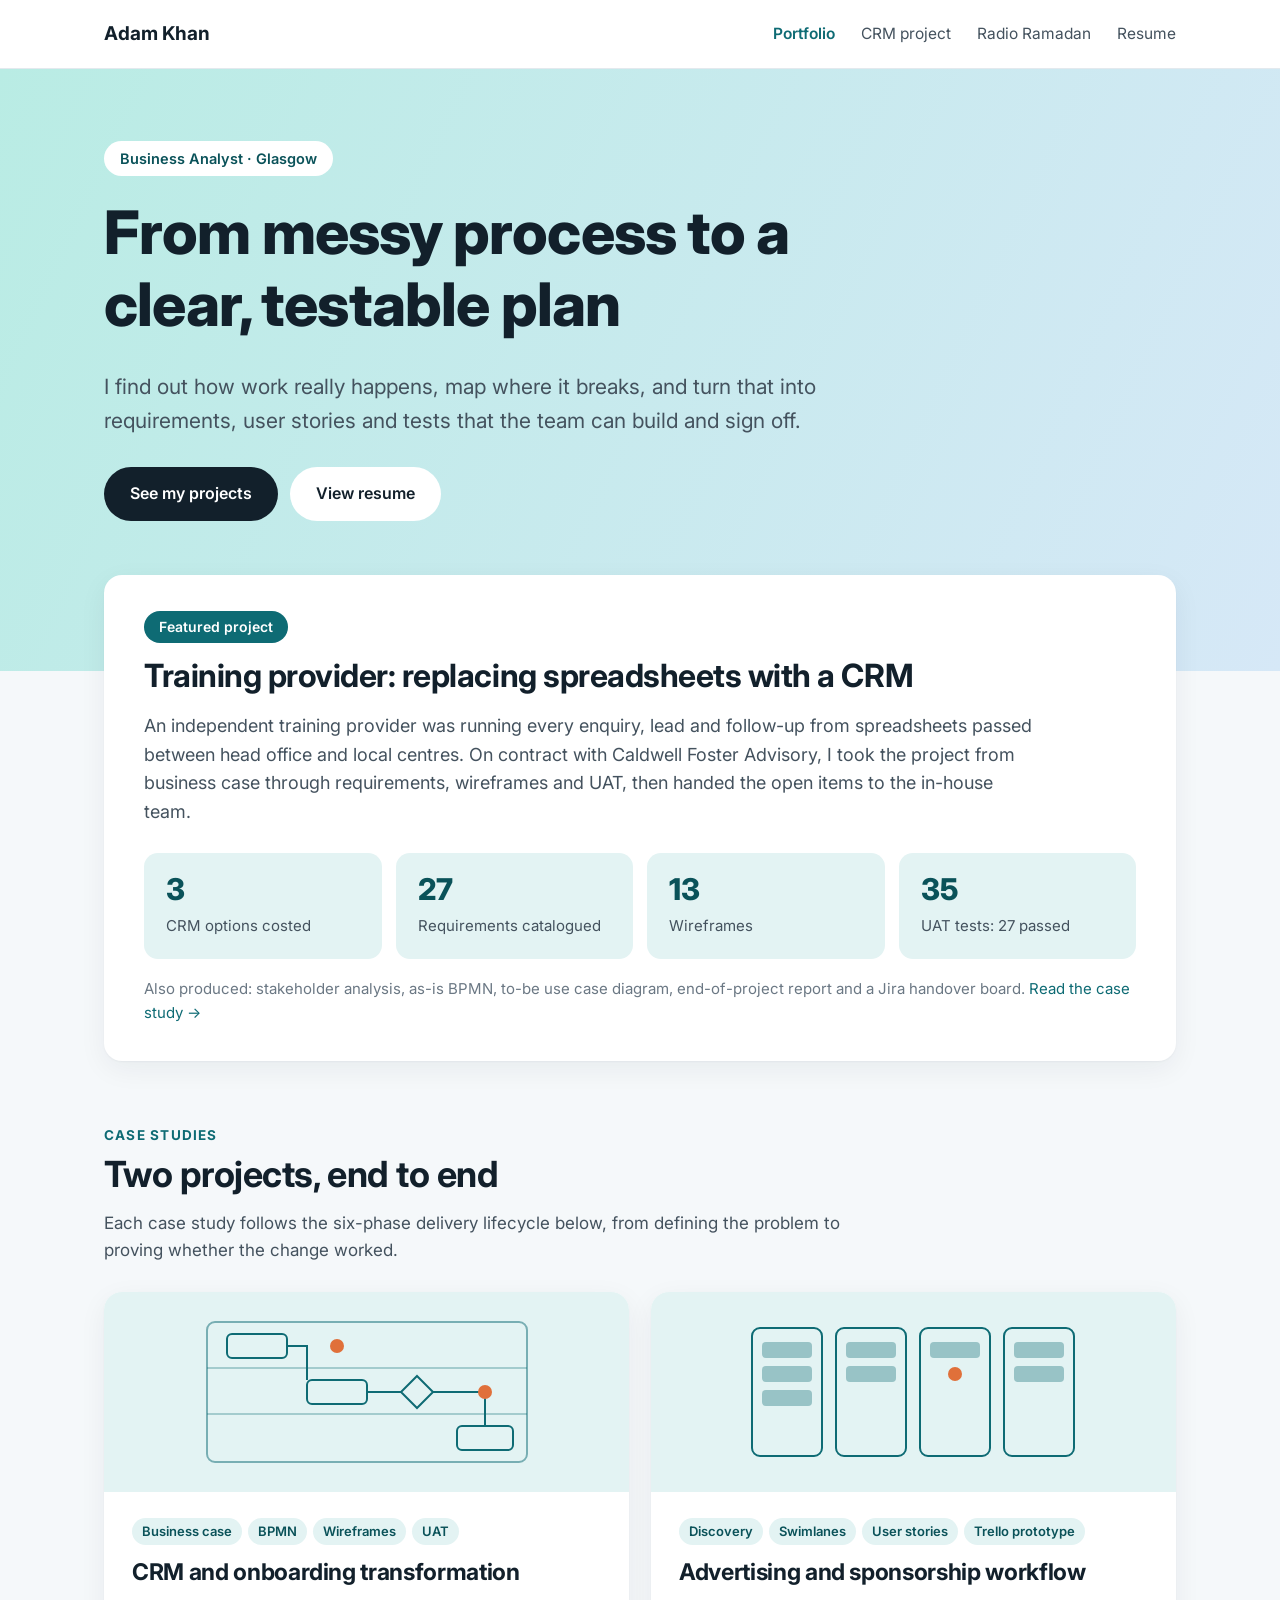
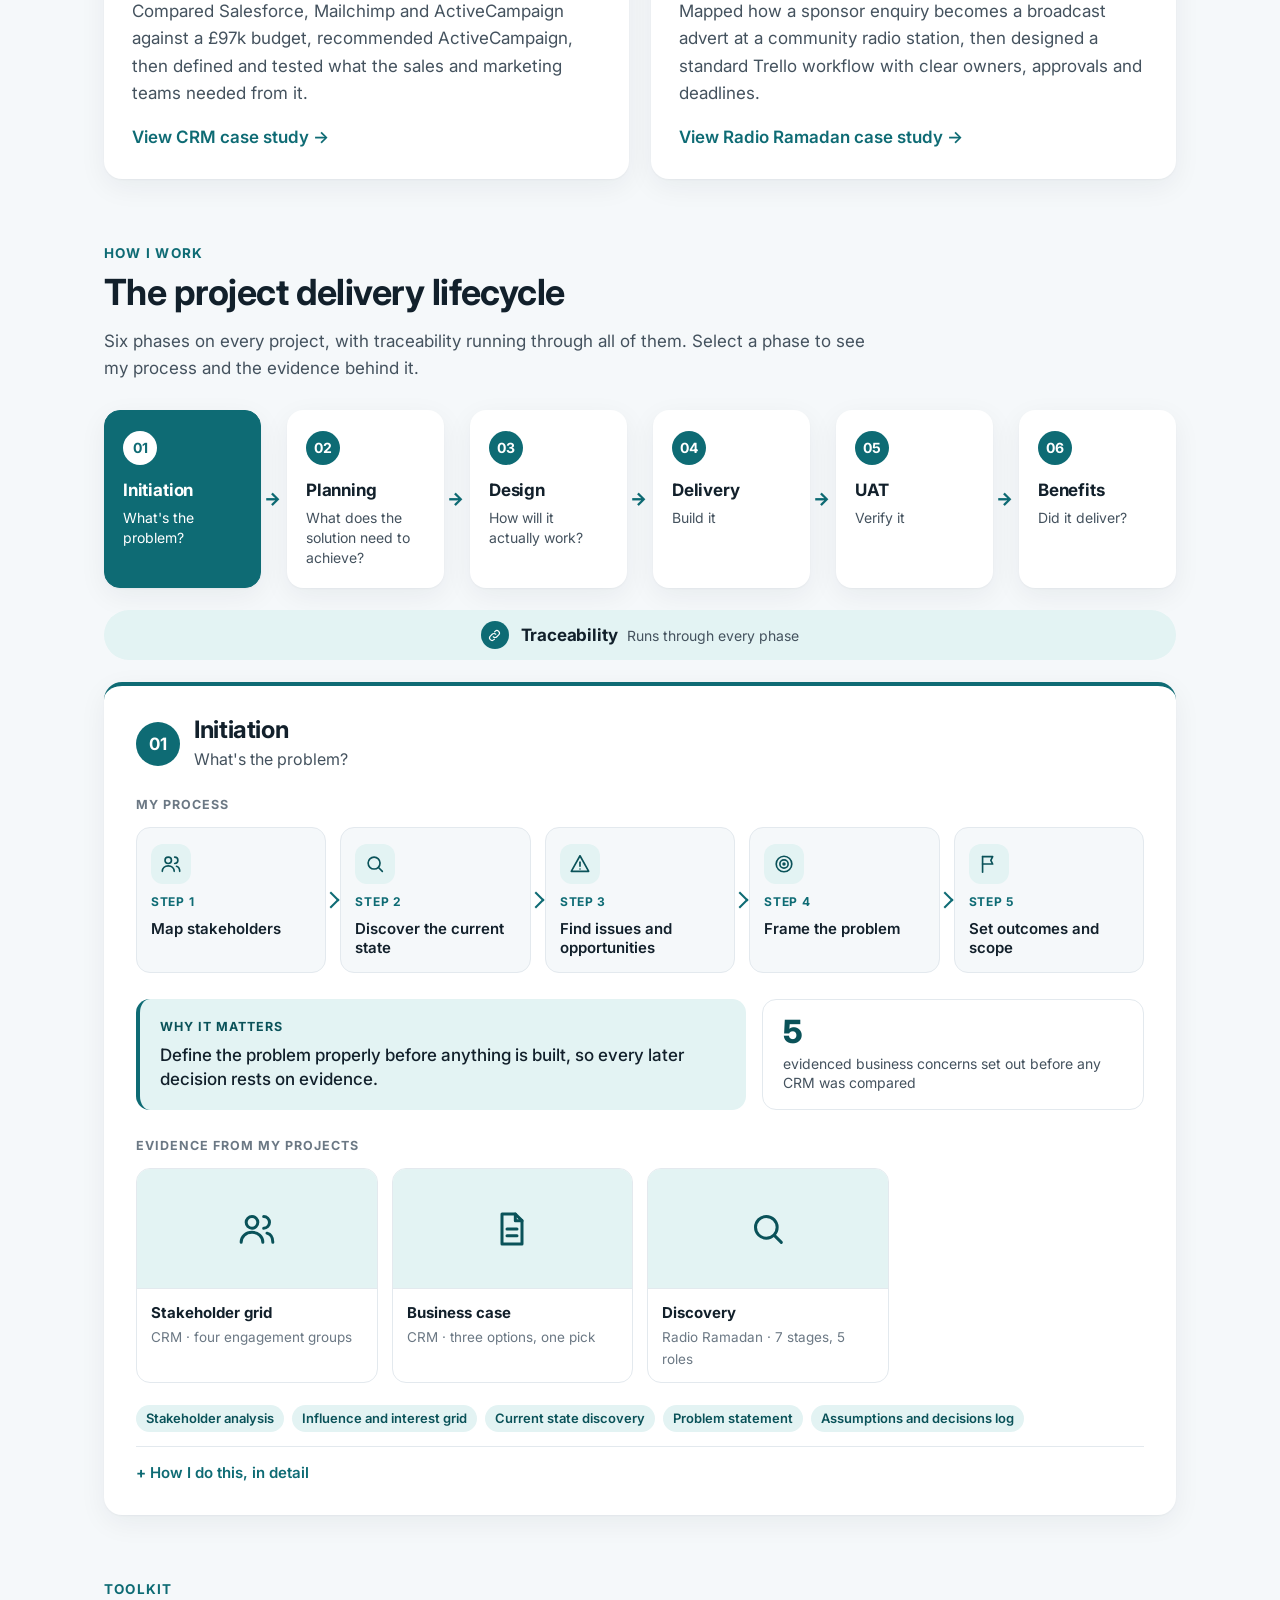
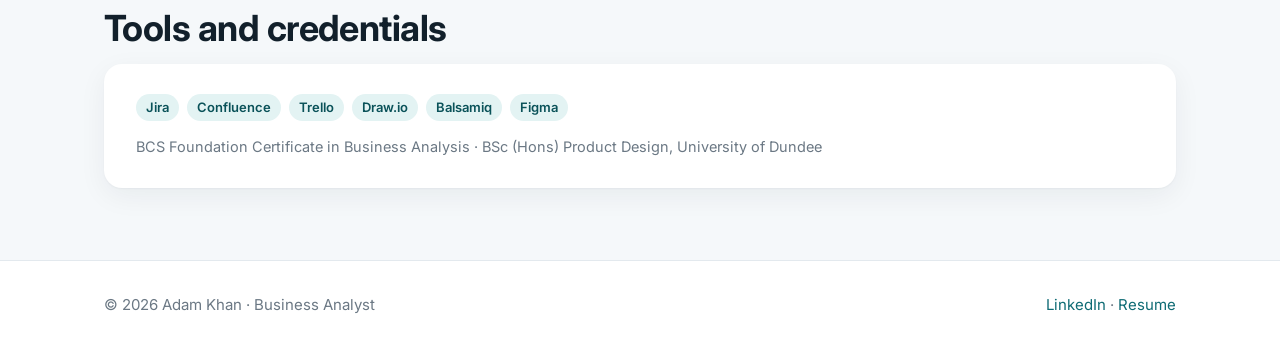
<file: index.html>
<!doctype html>
<html lang="en-GB">
<head>
<meta charset="utf-8">
<meta name="viewport" content="width=device-width, initial-scale=1">
<title>Adam Khan | Business Analyst</title>
<meta name="description" content="Business Analyst portfolio: CRM transformation and advertising workflow redesign, from discovery to UAT and handover.">
<link rel="preconnect" href="https://fonts.googleapis.com">
<link rel="preconnect" href="https://fonts.gstatic.com" crossorigin>
<link href="https://fonts.googleapis.com/css2?family=Inter:wght@400;500;600;700;800&display=swap" rel="stylesheet">
<link rel="stylesheet" href="styles.css?v=4">
</head>
<body>

<header class="site-header">
  <div class="wrap">
    <a class="logo" href="index.html">Adam Khan</a>
    <button class="nav-toggle" aria-expanded="false" aria-controls="nav">Menu</button>
    <nav class="nav" id="nav">
      <a href="index.html" aria-current="page">Portfolio</a>
      <a href="caldwell.html">CRM project</a>
      <a href="radio-ramadan.html">Radio Ramadan</a>
      <a href="resume.html">Resume</a>
    </nav>
  </div>
</header>

<div class="hero">
  <div class="wrap">
    <span class="pill">Business Analyst · Glasgow</span>
    <h1>From messy process to a clear, testable plan</h1>
    <p class="lede">I find out how work really happens, map where it breaks, and turn that into requirements, user stories and tests that the team can build and sign off.</p>
    <div class="btns">
      <a class="btn btn-dark" href="#work">See my projects</a>
      <a class="btn btn-light" href="resume.html">View resume</a>
    </div>
  </div>
</div>

<main class="wrap">

  <article class="card lift">
    <span class="tag">Featured project</span>
    <h2>Training provider: replacing spreadsheets with a CRM</h2>
    <p class="intro">An independent training provider was running every enquiry, lead and follow-up from spreadsheets passed between head office and local centres. On contract with Caldwell Foster Advisory, I took the project from business case through requirements, wireframes and UAT, then handed the open items to the in-house team.</p>
    <div class="stats">
      <div class="stat"><b>3</b><span>CRM options costed</span></div>
      <div class="stat"><b>27</b><span>Requirements catalogued</span></div>
      <div class="stat"><b>13</b><span>Wireframes</span></div>
      <div class="stat"><b>35</b><span>UAT tests: 27 passed</span></div>
    </div>
    <p class="also">Also produced: stakeholder analysis, as-is BPMN, to-be use case diagram, end-of-project report and a Jira handover board. <a href="caldwell.html">Read the case study →</a></p>
  </article>

  <section id="work">
    <p class="eyebrow">Case studies</p>
    <h2 class="section-title">Two projects, end to end</h2>
    <p class="section-lede">Each case study follows the six-phase delivery lifecycle below, from defining the problem to proving whether the change worked.</p>

    <div class="grid-2">
      <a class="work-card" href="caldwell.html">
        <div class="thumb" aria-hidden="true">
          <svg viewBox="0 0 360 160" fill="none" stroke="currentColor" style="color:var(--brand)">
            <rect x="20" y="10" width="320" height="140" rx="8" stroke-width="2" opacity=".5"/>
            <line x1="20" y1="56" x2="340" y2="56" stroke-width="1.5" opacity=".4"/>
            <line x1="20" y1="102" x2="340" y2="102" stroke-width="1.5" opacity=".4"/>
            <rect x="40" y="22" width="60" height="24" rx="5" stroke-width="2"/>
            <rect x="120" y="68" width="60" height="24" rx="5" stroke-width="2"/>
            <path d="M230 64 l16 16 -16 16 -16 -16z" stroke-width="2"/>
            <rect x="270" y="114" width="56" height="24" rx="5" stroke-width="2"/>
            <path d="M100 34 h20 v34 M180 80 h34 M246 80 h52 v34" stroke-width="2"/>
            <circle cx="298" cy="80" r="7" fill="var(--accent)" stroke="none"/>
            <circle cx="150" cy="34" r="7" fill="var(--accent)" stroke="none"/>
          </svg>
        </div>
        <div class="body">
          <div class="chips"><span class="chip">Business case</span><span class="chip">BPMN</span><span class="chip">Wireframes</span><span class="chip">UAT</span></div>
          <h3>CRM and onboarding transformation</h3>
          <p>Compared Salesforce, Mailchimp and ActiveCampaign against a £97k budget, recommended ActiveCampaign, then defined and tested what the sales and marketing teams needed from it.</p>
          <span class="more">View CRM case study →</span>
        </div>
      </a>

      <a class="work-card" href="radio-ramadan.html">
        <div class="thumb" aria-hidden="true">
          <svg viewBox="0 0 360 160" fill="none" stroke="currentColor" style="color:var(--brand)">
            <g stroke-width="2">
              <rect x="18" y="16" width="70" height="128" rx="8"/>
              <rect x="102" y="16" width="70" height="128" rx="8"/>
              <rect x="186" y="16" width="70" height="128" rx="8"/>
              <rect x="270" y="16" width="70" height="128" rx="8"/>
            </g>
            <g fill="currentColor" stroke="none" opacity=".35">
              <rect x="28" y="30" width="50" height="16" rx="4"/><rect x="28" y="54" width="50" height="16" rx="4"/><rect x="28" y="78" width="50" height="16" rx="4"/>
              <rect x="112" y="30" width="50" height="16" rx="4"/><rect x="112" y="54" width="50" height="16" rx="4"/>
              <rect x="196" y="30" width="50" height="16" rx="4"/>
              <rect x="280" y="30" width="50" height="16" rx="4"/><rect x="280" y="54" width="50" height="16" rx="4"/>
            </g>
            <circle cx="221" cy="62" r="7" fill="var(--accent)" stroke="none"/>
          </svg>
        </div>
        <div class="body">
          <div class="chips"><span class="chip">Discovery</span><span class="chip">Swimlanes</span><span class="chip">User stories</span><span class="chip">Trello prototype</span></div>
          <h3>Advertising and sponsorship workflow</h3>
          <p>Mapped how a sponsor enquiry becomes a broadcast advert at a community radio station, then designed a standard Trello workflow with clear owners, approvals and deadlines.</p>
          <span class="more">View Radio Ramadan case study →</span>
        </div>
      </a>
    </div>
  </section>

  <section id="how-i-work">
    <p class="eyebrow">How I work</p>
    <h2 class="section-title">The project delivery lifecycle</h2>
    <p class="section-lede">Six phases on every project, with traceability running through all of them. Select a phase to see my process and the evidence behind it.</p>
    <div class="lifecycle" data-lifecycle>
      <div class="lc-tabs" role="tablist" aria-label="Project delivery lifecycle">
        <button class="lc-card" role="tab" id="lc-tab-initiation" aria-controls="lc-initiation" aria-selected="true"><span class="lc-badge">01</span><span class="lc-text"><span class="lc-name">Initiation</span><span class="lc-q">What's the problem?</span></span></button>
        <button class="lc-card" role="tab" id="lc-tab-planning" aria-controls="lc-planning" aria-selected="false" tabindex="-1"><span class="lc-badge">02</span><span class="lc-text"><span class="lc-name">Planning</span><span class="lc-q">What does the solution need to achieve?</span></span></button>
        <button class="lc-card" role="tab" id="lc-tab-design" aria-controls="lc-design" aria-selected="false" tabindex="-1"><span class="lc-badge">03</span><span class="lc-text"><span class="lc-name">Design</span><span class="lc-q">How will it actually work?</span></span></button>
        <button class="lc-card" role="tab" id="lc-tab-delivery" aria-controls="lc-delivery" aria-selected="false" tabindex="-1"><span class="lc-badge">04</span><span class="lc-text"><span class="lc-name">Delivery</span><span class="lc-q">Build it</span></span></button>
        <button class="lc-card" role="tab" id="lc-tab-uat" aria-controls="lc-uat" aria-selected="false" tabindex="-1"><span class="lc-badge">05</span><span class="lc-text"><span class="lc-name">UAT</span><span class="lc-q">Verify it</span></span></button>
        <button class="lc-card" role="tab" id="lc-tab-benefits" aria-controls="lc-benefits" aria-selected="false" tabindex="-1"><span class="lc-badge">06</span><span class="lc-text"><span class="lc-name">Benefits</span><span class="lc-q">Did it deliver?</span></span></button>
        <button class="lc-card lc-trace" role="tab" id="lc-tab-traceability" aria-controls="lc-traceability" aria-selected="false" tabindex="-1"><span class="lc-badge"><svg class="ic-sm" viewBox="0 0 24 24" fill="none" stroke="currentColor" stroke-width="1.8" stroke-linecap="round" stroke-linejoin="round" aria-hidden="true"><path d="M10 14a4 4 0 0 0 5.7 0l3-3a4 4 0 0 0-5.7-5.7l-1 1"/><path d="M14 10a4 4 0 0 0-5.7 0l-3 3a4 4 0 0 0 5.7 5.7l1-1"/></svg></span><span class="lc-text"><span class="lc-name">Traceability</span><span class="lc-q">Runs through every phase</span></span></button>
      <div class="lc-panel" id="lc-initiation" role="tabpanel" aria-labelledby="lc-tab-initiation">
        <div class="lc-head"><span class="lc-badge">01</span><div><h3>Initiation</h3><p class="lc-short">What's the problem?</p></div></div>
        <p class="lc-label">My process</p>
        <ol class="lc-steps">
          <li><span class="lc-step-ic"><svg class="ic" viewBox="0 0 24 24" fill="none" stroke="currentColor" stroke-width="1.8" stroke-linecap="round" stroke-linejoin="round" aria-hidden="true"><circle cx="9" cy="8" r="3.5"/><path d="M2.5 20c0-3.6 2.9-6 6.5-6s6.5 2.4 6.5 6"/><path d="M16 4.5a3.5 3.5 0 0 1 0 7"/><path d="M18 14.5c2.2.6 3.5 2.7 3.5 5.5"/></svg></span><span class="lc-step-n">1</span><span class="lc-step-t">Map stakeholders</span></li>
          <li><span class="lc-step-ic"><svg class="ic" viewBox="0 0 24 24" fill="none" stroke="currentColor" stroke-width="1.8" stroke-linecap="round" stroke-linejoin="round" aria-hidden="true"><circle cx="11" cy="11" r="6.5"/><path d="m20 20-4.2-4.2"/></svg></span><span class="lc-step-n">2</span><span class="lc-step-t">Discover the current state</span></li>
          <li><span class="lc-step-ic"><svg class="ic" viewBox="0 0 24 24" fill="none" stroke="currentColor" stroke-width="1.8" stroke-linecap="round" stroke-linejoin="round" aria-hidden="true"><path d="M12 3 2.5 20h19z"/><path d="M12 10v4.5"/><path d="M12 17.5h.01"/></svg></span><span class="lc-step-n">3</span><span class="lc-step-t">Find issues and opportunities</span></li>
          <li><span class="lc-step-ic"><svg class="ic" viewBox="0 0 24 24" fill="none" stroke="currentColor" stroke-width="1.8" stroke-linecap="round" stroke-linejoin="round" aria-hidden="true"><circle cx="12" cy="12" r="8.5"/><circle cx="12" cy="12" r="4.5"/><circle cx="12" cy="12" r="1"/></svg></span><span class="lc-step-n">4</span><span class="lc-step-t">Frame the problem</span></li>
          <li><span class="lc-step-ic"><svg class="ic" viewBox="0 0 24 24" fill="none" stroke="currentColor" stroke-width="1.8" stroke-linecap="round" stroke-linejoin="round" aria-hidden="true"><path d="M5 21V4"/><path d="M5 4h11l-2 4 2 4H5"/></svg></span><span class="lc-step-n">5</span><span class="lc-step-t">Set outcomes and scope</span></li>
        </ol>
        <div class="lc-mid">
          <div class="lc-why"><span class="lc-label">Why it matters</span><p>Define the problem properly before anything is built, so every later decision rests on evidence.</p></div>
          <div class="lc-stat"><b>5</b><span>evidenced business concerns set out before any CRM was compared</span></div>
        </div>
        <p class="lc-label">Evidence from my projects</p>
        <div class="lc-proof">
          <a class="lc-proof-item" href="caldwell.html#stakeholders"><span class="lc-thumb lc-thumb-ic"><svg class="ic" viewBox="0 0 24 24" fill="none" stroke="currentColor" stroke-width="1.8" stroke-linecap="round" stroke-linejoin="round" aria-hidden="true"><circle cx="9" cy="8" r="3.5"/><path d="M2.5 20c0-3.6 2.9-6 6.5-6s6.5 2.4 6.5 6"/><path d="M16 4.5a3.5 3.5 0 0 1 0 7"/><path d="M18 14.5c2.2.6 3.5 2.7 3.5 5.5"/></svg></span><span class="lc-proof-t"><b>Stakeholder grid</b><span>CRM · four engagement groups</span></span></a>
          <a class="lc-proof-item" href="caldwell.html#business-case"><span class="lc-thumb lc-thumb-ic"><svg class="ic" viewBox="0 0 24 24" fill="none" stroke="currentColor" stroke-width="1.8" stroke-linecap="round" stroke-linejoin="round" aria-hidden="true"><path d="M6 3h8l4 4v14H6z"/><path d="M14 3v4h4"/><path d="M9 12h6M9 16h6"/></svg></span><span class="lc-proof-t"><b>Business case</b><span>CRM · three options, one pick</span></span></a>
          <a class="lc-proof-item" href="radio-ramadan.html#discovery"><span class="lc-thumb lc-thumb-ic"><svg class="ic" viewBox="0 0 24 24" fill="none" stroke="currentColor" stroke-width="1.8" stroke-linecap="round" stroke-linejoin="round" aria-hidden="true"><circle cx="11" cy="11" r="6.5"/><path d="m20 20-4.2-4.2"/></svg></span><span class="lc-proof-t"><b>Discovery</b><span>Radio Ramadan · 7 stages, 5 roles</span></span></a>
        </div>
        <div class="lc-foot"><div class="skills"><span class="chip">Stakeholder analysis</span><span class="chip">Influence and interest grid</span><span class="chip">Current state discovery</span><span class="chip">Problem statement</span><span class="chip">Assumptions and decisions log</span></div></div>
        <details class="lc-more"><summary>How I do this, in detail</summary>
          <div class="lc-more-body">
            <p class="lc-why-long">If Initiation is weak, everything after it wobbles: scope creeps, stakeholders disagree and requirements conflict. Even when leadership has already chosen the direction, the BA adds value by pinning down the problem, the impacts and measurable outcomes, so later decisions rest on evidence, not opinion.</p>
            <ul class="ticks"><li>Work in a deliberate order: stakeholders, then current state, then issues and opportunities, then the problem statement, and only then high-level requirements</li><li>Write the problem as problem, impact and outcome, backed by evidence, with no solution in it</li><li>Rate stakeholders on influence, interest and impact, not everyone as "high", and choose an engagement approach for each</li><li>Surface the trade-offs early, such as cost against capability, rather than hiding them or resolving them too soon</li><li>Play findings back to stakeholders before formalising, and log assumptions, open questions and decisions needed later</li></ul>
            <p class="lc-ex"><b>CRM transformation:</b> The client had already shortlisted three CRMs. Before comparing them, I set out five evidenced business concerns and rated stakeholders in four distinct groups rather than marking everyone high, which surfaced an unconsulted technical owner as an integration risk. <a href="caldwell.html#stakeholders">See it →</a></p>
            <p class="lc-ex"><b>Radio Ramadan:</b> Trello was already in use, so the question was how to make it work, not what to buy. I recorded which details stakeholders had confirmed, and kept a column of open questions to confirm against every user story. <a href="radio-ramadan.html#discovery">See it →</a></p>
          </div>
        </details>
      </div>
      <div class="lc-panel" id="lc-planning" role="tabpanel" aria-labelledby="lc-tab-planning" hidden>
        <div class="lc-head"><span class="lc-badge">02</span><div><h3>Planning</h3><p class="lc-short">What does the solution need to achieve?</p></div></div>
        <p class="lc-label">My process</p>
        <ol class="lc-steps">
          <li><span class="lc-step-ic"><svg class="ic" viewBox="0 0 24 24" fill="none" stroke="currentColor" stroke-width="1.8" stroke-linecap="round" stroke-linejoin="round" aria-hidden="true"><rect x="3" y="4" width="6" height="5" rx="1"/><rect x="15" y="15" width="6" height="5" rx="1"/><path d="M6 9v4.5h12V15"/></svg></span><span class="lc-step-n">1</span><span class="lc-step-t">Model current processes</span></li>
          <li><span class="lc-step-ic"><svg class="ic" viewBox="0 0 24 24" fill="none" stroke="currentColor" stroke-width="1.8" stroke-linecap="round" stroke-linejoin="round" aria-hidden="true"><rect x="3" y="5" width="7" height="14" rx="1"/><rect x="14" y="5" width="7" height="14" rx="1"/><path d="M10 12h4"/></svg></span><span class="lc-step-n">2</span><span class="lc-step-t">Compare future and current</span></li>
          <li><span class="lc-step-ic"><svg class="ic" viewBox="0 0 24 24" fill="none" stroke="currentColor" stroke-width="1.8" stroke-linecap="round" stroke-linejoin="round" aria-hidden="true"><circle cx="6" cy="18" r="2.5"/><circle cx="18" cy="6" r="2.5"/><path d="M8.5 18H15a3 3 0 0 0 0-6H9a3 3 0 0 1 0-6h6.5"/></svg></span><span class="lc-step-n">3</span><span class="lc-step-t">Walk the future journey</span></li>
          <li><span class="lc-step-ic"><svg class="ic" viewBox="0 0 24 24" fill="none" stroke="currentColor" stroke-width="1.8" stroke-linecap="round" stroke-linejoin="round" aria-hidden="true"><path d="M4 18a8 8 0 1 1 16 0"/><path d="m12 18 4-5"/></svg></span><span class="lc-step-n">4</span><span class="lc-step-t">Assess the impact</span></li>
          <li><span class="lc-step-ic"><svg class="ic" viewBox="0 0 24 24" fill="none" stroke="currentColor" stroke-width="1.8" stroke-linecap="round" stroke-linejoin="round" aria-hidden="true"><path d="M9 6h11M9 12h11M9 18h11"/><path d="M4 6h.01M4 12h.01M4 18h.01"/></svg></span><span class="lc-step-n">5</span><span class="lc-step-t">Write stakeholder needs</span></li>
        </ol>
        <div class="lc-mid">
          <div class="lc-why"><span class="lc-label">Why it matters</span><p>Make the change clear. Stakeholder needs come out of analysis, not a brainstorm.</p></div>
          <div class="lc-stat"><b>3 of 4</b><span>process end points were lost sales in the CRM as-is map</span></div>
        </div>
        <p class="lc-label">Evidence from my projects</p>
        <div class="lc-proof">
          <a class="lc-proof-item" href="caldwell.html#as-is"><span class="lc-thumb"><img src="assets/thumbs/crm-as-is.png" alt="" loading="lazy"></span><span class="lc-proof-t"><b>As-is sales process</b><span>CRM · BPMN swimlane</span></span></a>
          <a class="lc-proof-item" href="radio-ramadan.html#as-is"><span class="lc-thumb"><img src="assets/thumbs/rr-as-is.png" alt="" loading="lazy"></span><span class="lc-proof-t"><b>As-is advertising process</b><span>Radio Ramadan · BPMN swimlane</span></span></a>
        </div>
        <div class="lc-foot"><div class="skills"><span class="chip">BPMN swimlanes</span><span class="chip">Gap analysis</span><span class="chip">Journey mapping</span><span class="chip">Impact assessment</span><span class="chip">Stakeholder requirements</span></div></div>
        <details class="lc-more"><summary>How I do this, in detail</summary>
          <div class="lc-more-body">
            <p class="lc-why-long">If Initiation makes the problem clear, Planning makes the change clear. Stakeholder requirements aren't brainstormed; they come out of the gap analysis, the journey and the impact work. Skip that, and design becomes guesswork and operational impacts get missed.</p>
            <ul class="ticks"><li>Model the current processes in detail, including the manual hand-offs and workarounds</li><li>Set the future state beside the current state and name the gaps between them</li><li>Walk the future journey and ask, at each step, what must be true for it to work safely and well</li><li>Assess the impact on each group, such as customers, operations and compliance, before any design starts</li><li>Turn those findings into stakeholder requirements that trace back to the business need</li></ul>
            <p class="lc-ex"><b>CRM transformation:</b> The as-is map showed each enquiry being keyed into a spreadsheet twice, and that three of the four end points were lost sales. Those were the gaps the future state had to close. <a href="caldwell.html#as-is">See it →</a></p>
            <p class="lc-ex"><b>Radio Ramadan:</b> I kept the team's existing Trello stages and added only what the gaps called for, such as a brief-complete check and recorded approvals, so the change stayed proportionate to the problem. <a href="radio-ramadan.html#to-be">See it →</a></p>
          </div>
        </details>
      </div>
      <div class="lc-panel" id="lc-design" role="tabpanel" aria-labelledby="lc-tab-design" hidden>
        <div class="lc-head"><span class="lc-badge">03</span><div><h3>Design</h3><p class="lc-short">How will it actually work?</p></div></div>
        <p class="lc-label">My process</p>
        <ol class="lc-steps">
          <li><span class="lc-step-ic"><svg class="ic" viewBox="0 0 24 24" fill="none" stroke="currentColor" stroke-width="1.8" stroke-linecap="round" stroke-linejoin="round" aria-hidden="true"><rect x="3" y="4" width="6" height="5" rx="1"/><rect x="15" y="15" width="6" height="5" rx="1"/><path d="M6 9v4.5h12V15"/></svg></span><span class="lc-step-n">1</span><span class="lc-step-t">Model future processes</span></li>
          <li><span class="lc-step-ic"><svg class="ic" viewBox="0 0 24 24" fill="none" stroke="currentColor" stroke-width="1.8" stroke-linecap="round" stroke-linejoin="round" aria-hidden="true"><rect x="6" y="6" width="12" height="12" rx="2"/><path d="M9 2v4M15 2v4M9 18v4M15 18v4M2 9h4M2 15h4M18 9h4M18 15h4"/></svg></span><span class="lc-step-n">2</span><span class="lc-step-t">Ask what the system must do</span></li>
          <li><span class="lc-step-ic"><svg class="ic" viewBox="0 0 24 24" fill="none" stroke="currentColor" stroke-width="1.8" stroke-linecap="round" stroke-linejoin="round" aria-hidden="true"><rect x="3" y="3" width="8" height="8" rx="1"/><rect x="13" y="3" width="8" height="8" rx="1"/><rect x="3" y="13" width="8" height="8" rx="1"/><rect x="13" y="13" width="8" height="8" rx="1"/></svg></span><span class="lc-step-n">3</span><span class="lc-step-t">Group into requirements</span></li>
          <li><span class="lc-step-ic"><svg class="ic" viewBox="0 0 24 24" fill="none" stroke="currentColor" stroke-width="1.8" stroke-linecap="round" stroke-linejoin="round" aria-hidden="true"><rect x="2" y="8" width="20" height="8" rx="1.5"/><path d="M6 8v3M10 8v4M14 8v3M18 8v4"/></svg></span><span class="lc-step-n">4</span><span class="lc-step-t">Separate business rules</span></li>
          <li><span class="lc-step-ic"><svg class="ic" viewBox="0 0 24 24" fill="none" stroke="currentColor" stroke-width="1.8" stroke-linecap="round" stroke-linejoin="round" aria-hidden="true"><rect x="3" y="4" width="18" height="16" rx="2"/><path d="M3 9h18M9 9v11"/></svg></span><span class="lc-step-n">5</span><span class="lc-step-t">Wireframe and NFRs</span></li>
        </ol>
        <div class="lc-mid">
          <div class="lc-why"><span class="lc-label">Why it matters</span><p>Turn stakeholder needs into a blueprint the team can build from with confidence.</p></div>
          <div class="lc-stat"><b>13</b><span>wireframes covering the customer journey</span></div>
        </div>
        <p class="lc-label">Evidence from my projects</p>
        <div class="lc-proof">
          <a class="lc-proof-item" href="radio-ramadan.html#to-be"><span class="lc-thumb"><img src="assets/thumbs/rr-to-be.png" alt="" loading="lazy"></span><span class="lc-proof-t"><b>To-be process with controls</b><span>Radio Ramadan · BPMN</span></span></a>
          <a class="lc-proof-item" href="caldwell.html#wireframes"><span class="lc-thumb"><img src="assets/thumbs/crm-wireframe.png" alt="" loading="lazy"></span><span class="lc-proof-t"><b>Wireframes</b><span>CRM · 13 screens</span></span></a>
          <a class="lc-proof-item" href="caldwell.html#to-be"><span class="lc-thumb"><img src="assets/thumbs/crm-use-case.png" alt="" loading="lazy"></span><span class="lc-proof-t"><b>Use case diagram</b><span>CRM · UML</span></span></a>
        </div>
        <div class="lc-foot"><div class="skills"><span class="chip">To-be BPMN</span><span class="chip">UML use cases</span><span class="chip">Functional requirements</span><span class="chip">Business rules</span><span class="chip">Non-functional requirements</span><span class="chip">Wireframing</span></div></div>
        <details class="lc-more"><summary>How I do this, in detail</summary>
          <div class="lc-more-body">
            <p class="lc-why-long">Requirements that aren't grounded in an agreed process are guesswork, and they get rewritten every time a workshop changes something. I keep business rules separate because they change faster than capabilities: when a limit changes, one rule is updated, not every requirement.</p>
            <ul class="ticks"><li>Model the future-state processes first, including what happens when things fail</li><li>Analyse each step: what must the system do for this step to work?</li><li>Group those behaviours into functional requirements that can each be built and tested on their own</li><li>Keep business rules (thresholds, limits, policies) separate from the requirements they govern</li><li>Add non-functional requirements and wireframes, and work out what the organisation must do to be ready</li></ul>
            <p class="lc-ex"><b>Radio Ramadan:</b> The to-be process covers the failure loops (incomplete briefs, rejected scripts, client changes), and the confirmed business rules (30-second adverts, five-minute breaks, two-manager sign-off) are recorded as distinct rules that the stories reference. <a href="radio-ramadan.html#to-be">See it →</a></p>
            <p class="lc-ex"><b>CRM transformation:</b> Thirteen wireframes covered the customer journey, a use case diagram spanned four capability areas, and seven non-functional requirements covered scale and integration. I flagged that the non-functional requirements still needed measurable criteria. <a href="caldwell.html#wireframes">See it →</a></p>
          </div>
        </details>
      </div>
      <div class="lc-panel" id="lc-delivery" role="tabpanel" aria-labelledby="lc-tab-delivery" hidden>
        <div class="lc-head"><span class="lc-badge">04</span><div><h3>Delivery</h3><p class="lc-short">Build it</p></div></div>
        <p class="lc-label">My process</p>
        <ol class="lc-steps">
          <li><span class="lc-step-ic"><svg class="ic" viewBox="0 0 24 24" fill="none" stroke="currentColor" stroke-width="1.8" stroke-linecap="round" stroke-linejoin="round" aria-hidden="true"><path d="m12 3 9 5-9 5-9-5z"/><path d="m3 13 9 5 9-5"/></svg></span><span class="lc-step-n">1</span><span class="lc-step-t">Build the backlog from design</span></li>
          <li><span class="lc-step-ic"><svg class="ic" viewBox="0 0 24 24" fill="none" stroke="currentColor" stroke-width="1.8" stroke-linecap="round" stroke-linejoin="round" aria-hidden="true"><circle cx="12" cy="8" r="4"/><path d="M4 21c0-4.4 3.6-7 8-7s8 2.6 8 7"/></svg></span><span class="lc-step-n">2</span><span class="lc-step-t">Persona from the need</span></li>
          <li><span class="lc-step-ic"><svg class="ic" viewBox="0 0 24 24" fill="none" stroke="currentColor" stroke-width="1.8" stroke-linecap="round" stroke-linejoin="round" aria-hidden="true"><rect x="3" y="3" width="18" height="18" rx="3"/><path d="m8 12 3 3 5-6"/></svg></span><span class="lc-step-n">3</span><span class="lc-step-t">Given/When/Then criteria</span></li>
          <li><span class="lc-step-ic"><svg class="ic" viewBox="0 0 24 24" fill="none" stroke="currentColor" stroke-width="1.8" stroke-linecap="round" stroke-linejoin="round" aria-hidden="true"><path d="M11 6h10M11 12h10M11 18h10"/><path d="m3 6 1.5 1.5L7 5M3 12l1.5 1.5L7 11M3 18l1.5 1.5L7 17"/></svg></span><span class="lc-step-n">4</span><span class="lc-step-t">Ready before sizing</span></li>
          <li><span class="lc-step-ic"><svg class="ic" viewBox="0 0 24 24" fill="none" stroke="currentColor" stroke-width="1.8" stroke-linecap="round" stroke-linejoin="round" aria-hidden="true"><path d="M3 10v4h3l7 5V5L6 10z"/><path d="M17 9a4 4 0 0 1 0 6"/></svg></span><span class="lc-step-n">5</span><span class="lc-step-t">Track readiness alongside</span></li>
        </ol>
        <div class="lc-mid">
          <div class="lc-why"><span class="lc-label">Why it matters</span><p>Stories a developer can build and a tester can test, without needing a meeting.</p></div>
          <div class="lc-stat"><b>19</b><span>user stories with the business rules written into the criteria</span></div>
        </div>
        <p class="lc-label">Evidence from my projects</p>
        <div class="lc-proof">
          <a class="lc-proof-item" href="radio-ramadan.html#prototype"><span class="lc-thumb"><img src="assets/thumbs/rr-trello.png" alt="" loading="lazy"></span><span class="lc-proof-t"><b>Trello workflow prototype</b><span>Radio Ramadan · 7-stage board</span></span></a>
          <a class="lc-proof-item" href="radio-ramadan.html#stories"><span class="lc-thumb lc-thumb-ic"><svg class="ic" viewBox="0 0 24 24" fill="none" stroke="currentColor" stroke-width="1.8" stroke-linecap="round" stroke-linejoin="round" aria-hidden="true"><path d="M9 6h11M9 12h11M9 18h11"/><path d="M4 6h.01M4 12h.01M4 18h.01"/></svg></span><span class="lc-proof-t"><b>User stories</b><span>Radio Ramadan · 19 across 3 epics</span></span></a>
          <a class="lc-proof-item" href="caldwell.html#requirements"><span class="lc-thumb lc-thumb-ic"><svg class="ic" viewBox="0 0 24 24" fill="none" stroke="currentColor" stroke-width="1.8" stroke-linecap="round" stroke-linejoin="round" aria-hidden="true"><path d="M9 6h11M9 12h11M9 18h11"/><path d="M4 6h.01M4 12h.01M4 18h.01"/></svg></span><span class="lc-proof-t"><b>User stories</b><span>CRM · 9 across 3 epics</span></span></a>
        </div>
        <div class="lc-foot"><div class="skills"><span class="chip">User stories</span><span class="chip">Given/When/Then</span><span class="chip">Backlog</span><span class="chip">Definition of Ready</span><span class="chip">Change and readiness tracking</span></div></div>
        <details class="lc-more"><summary>How I do this, in detail</summary>
          <div class="lc-more-body">
            <p class="lc-why-long">A story is only useful if a developer can build it and a tester can test it without needing a meeting. And a perfect build can still fail at go-live if the organisation isn't ready, so readiness is tracked from the first sprint, not the last.</p>
            <ul class="ticks"><li>Build the backlog from the design outputs, not from a blank page</li><li>Take the persona and outcome from the stakeholder need, and the capability from the grouped requirements</li><li>Write Given/When/Then acceptance criteria covering the happy path, business rules, failure paths, edge cases and side effects</li><li>Check stories are genuinely ready before sizing, and treat every developer question as a possible gap in the criteria</li><li>Track organisational readiness (communications, training, procedures) alongside the build, with owners and dates</li></ul>
            <p class="lc-ex"><b>Radio Ramadan:</b> Nineteen stories with the confirmed business rules written into the acceptance criteria, each listing the stories it depends on, plus a Trello prototype that shows the owner, status and next action on every booking. <a href="radio-ramadan.html#stories">See it →</a></p>
            <p class="lc-ex"><b>CRM transformation:</b> Nine stories across three epics, each written for a real user group, from sales staff to finance, with criteria specific enough to test. <a href="caldwell.html#requirements">See it →</a></p>
          </div>
        </details>
      </div>
      <div class="lc-panel" id="lc-uat" role="tabpanel" aria-labelledby="lc-tab-uat" hidden>
        <div class="lc-head"><span class="lc-badge">05</span><div><h3>UAT</h3><p class="lc-short">Verify it</p></div></div>
        <p class="lc-label">My process</p>
        <ol class="lc-steps">
          <li><span class="lc-step-ic"><svg class="ic" viewBox="0 0 24 24" fill="none" stroke="currentColor" stroke-width="1.8" stroke-linecap="round" stroke-linejoin="round" aria-hidden="true"><rect x="5" y="4" width="14" height="17" rx="2"/><path d="M9 4V2.8h6V4"/><path d="M9 11h6M9 15h4"/></svg></span><span class="lc-step-n">1</span><span class="lc-step-t">Test plan first</span></li>
          <li><span class="lc-step-ic"><svg class="ic" viewBox="0 0 24 24" fill="none" stroke="currentColor" stroke-width="1.8" stroke-linecap="round" stroke-linejoin="round" aria-hidden="true"><path d="M10 14a4 4 0 0 0 5.7 0l3-3a4 4 0 0 0-5.7-5.7l-1 1"/><path d="M14 10a4 4 0 0 0-5.7 0l-3 3a4 4 0 0 0 5.7 5.7l1-1"/></svg></span><span class="lc-step-n">2</span><span class="lc-step-t">Trace each test to a criterion</span></li>
          <li><span class="lc-step-ic"><svg class="ic" viewBox="0 0 24 24" fill="none" stroke="currentColor" stroke-width="1.8" stroke-linecap="round" stroke-linejoin="round" aria-hidden="true"><path d="M12 3 4 6v6c0 4.5 3.4 8 8 9 4.6-1 8-4.5 8-9V6z"/><path d="m9 12 2 2 4-4"/></svg></span><span class="lc-step-n">3</span><span class="lc-step-t">Test negatives and boundaries</span></li>
          <li><span class="lc-step-ic"><svg class="ic" viewBox="0 0 24 24" fill="none" stroke="currentColor" stroke-width="1.8" stroke-linecap="round" stroke-linejoin="round" aria-hidden="true"><rect x="7" y="8" width="10" height="12" rx="5"/><path d="M12 8V5M9 5l1.5 2M15 5l-1.5 2M3 13h4M17 13h4M4 18l3-1M20 18l-3-1M4 8l3 2M20 8l-3 2"/></svg></span><span class="lc-step-n">4</span><span class="lc-step-t">Triage every defect</span></li>
          <li><span class="lc-step-ic"><svg class="ic" viewBox="0 0 24 24" fill="none" stroke="currentColor" stroke-width="1.8" stroke-linecap="round" stroke-linejoin="round" aria-hidden="true"><path d="M4 20h4L19 9l-4-4L4 16z"/><path d="m13 7 4 4"/></svg></span><span class="lc-step-n">5</span><span class="lc-step-t">Report and sign off</span></li>
        </ol>
        <div class="lc-mid">
          <div class="lc-why"><span class="lc-label">Why it matters</span><p>Prove the business got what it asked for, with evidence rather than opinion.</p></div>
          <div class="lc-stat"><b>27 / 35</b><span class="lc-bar" role="img" aria-label="27 passed, 8 failed"><span style="width:77.1%"></span></span><span>UAT tests passed, with every gap logged openly</span></div>
        </div>
        <p class="lc-label">Evidence from my projects</p>
        <div class="lc-proof">
          <a class="lc-proof-item" href="caldwell.html#uat"><span class="lc-thumb lc-thumb-ic"><svg class="ic" viewBox="0 0 24 24" fill="none" stroke="currentColor" stroke-width="1.8" stroke-linecap="round" stroke-linejoin="round" aria-hidden="true"><rect x="3" y="3" width="18" height="18" rx="3"/><path d="m8 12 3 3 5-6"/></svg></span><span class="lc-proof-t"><b>UAT results by criterion</b><span>CRM · pass and fail per requirement</span></span></a>
          <a class="lc-proof-item" href="radio-ramadan.html#tests"><span class="lc-thumb lc-thumb-ic"><svg class="ic" viewBox="0 0 24 24" fill="none" stroke="currentColor" stroke-width="1.8" stroke-linecap="round" stroke-linejoin="round" aria-hidden="true"><path d="M12 3 4 6v6c0 4.5 3.4 8 8 9 4.6-1 8-4.5 8-9V6z"/><path d="m9 12 2 2 4-4"/></svg></span><span class="lc-proof-t"><b>14 test scenarios</b><span>Radio Ramadan · traced to stories</span></span></a>
        </div>
        <div class="lc-foot"><div class="skills"><span class="chip">UAT test plan</span><span class="chip">Test cases</span><span class="chip">Negative and boundary testing</span><span class="chip">Defect triage</span><span class="chip">Sign-off</span></div></div>
        <details class="lc-more"><summary>How I do this, in detail</summary>
          <div class="lc-more-body">
            <p class="lc-why-long">UAT is the business confirming that this is what it asked for. A weak UAT means a weak sign-off, and risk goes live with the solution. Because every test traces to a criterion, the testing is structured and defensible, not exploratory.</p>
            <ul class="ticks"><li>Plan UAT during design, starting with a test plan: scope, entry and exit criteria, roles and defect process</li><li>Derive every test case from an acceptance criterion and keep the link</li><li>Cover negative and boundary conditions, where the real defects tend to hide</li><li>Triage each defect: is it genuine, or a new requirement that belongs in change control?</li><li>Close with a summary report and written sign-off, with owners and dates for anything conditional</li></ul>
            <p class="lc-ex"><b>CRM transformation:</b> I recorded 35 UAT outcomes against individual acceptance criteria (27 passed) and logged a mismatch between the test count and the catalogue as a handover action, rather than hiding it. <a href="caldwell.html#uat">See it →</a></p>
            <p class="lc-ex"><b>Radio Ramadan:</b> Fourteen scenarios, each traced to the stories it proves, typed as positive, negative, boundary or control, including tests that stop an advert from being scheduled before the client approves it. <a href="radio-ramadan.html#tests">See it →</a></p>
          </div>
        </details>
      </div>
      <div class="lc-panel" id="lc-benefits" role="tabpanel" aria-labelledby="lc-tab-benefits" hidden>
        <div class="lc-head"><span class="lc-badge">06</span><div><h3>Benefits</h3><p class="lc-short">Did it deliver?</p></div></div>
        <p class="lc-label">My process</p>
        <ol class="lc-steps">
          <li><span class="lc-step-ic"><svg class="ic" viewBox="0 0 24 24" fill="none" stroke="currentColor" stroke-width="1.8" stroke-linecap="round" stroke-linejoin="round" aria-hidden="true"><circle cx="12" cy="12" r="9"/><path d="M9.5 9.5a2.5 2.5 0 1 1 3.5 2.3c-.7.3-1 .9-1 1.7v.5"/><path d="M12 17h.01"/></svg></span><span class="lc-step-n">1</span><span class="lc-step-t">How will we know it worked?</span></li>
          <li><span class="lc-step-ic"><svg class="ic" viewBox="0 0 24 24" fill="none" stroke="currentColor" stroke-width="1.8" stroke-linecap="round" stroke-linejoin="round" aria-hidden="true"><rect x="2" y="8" width="20" height="8" rx="1.5"/><path d="M6 8v3M10 8v4M14 8v3M18 8v4"/></svg></span><span class="lc-step-n">2</span><span class="lc-step-t">Baseline and target</span></li>
          <li><span class="lc-step-ic"><svg class="ic" viewBox="0 0 24 24" fill="none" stroke="currentColor" stroke-width="1.8" stroke-linecap="round" stroke-linejoin="round" aria-hidden="true"><circle cx="12" cy="8" r="4"/><path d="M4 21c0-4.4 3.6-7 8-7s8 2.6 8 7"/></svg></span><span class="lc-step-n">3</span><span class="lc-step-t">A named owner</span></li>
          <li><span class="lc-step-ic"><svg class="ic" viewBox="0 0 24 24" fill="none" stroke="currentColor" stroke-width="1.8" stroke-linecap="round" stroke-linejoin="round" aria-hidden="true"><path d="M3 17l6-6 4 4 8-8"/><path d="M15 7h6v6"/></svg></span><span class="lc-step-n">4</span><span class="lc-step-t">Track results honestly</span></li>
          <li><span class="lc-step-ic"><svg class="ic" viewBox="0 0 24 24" fill="none" stroke="currentColor" stroke-width="1.8" stroke-linecap="round" stroke-linejoin="round" aria-hidden="true"><path d="M4 12h12"/><path d="m12 7 5 5-5 5"/><path d="M20 5v14"/></svg></span><span class="lc-step-n">5</span><span class="lc-step-t">Hand over and learn</span></li>
        </ol>
        <div class="lc-mid">
          <div class="lc-why"><span class="lc-label">Why it matters</span><p>Close the loop: did the change solve the problem the project started with?</p></div>
          <div class="lc-stat"><b>6</b><span>open actions handed to the in-house team, each with a proposed owner</span></div>
        </div>
        <p class="lc-label">Evidence from my projects</p>
        <div class="lc-proof">
          <a class="lc-proof-item" href="caldwell.html#handover"><span class="lc-thumb lc-thumb-ic"><svg class="ic" viewBox="0 0 24 24" fill="none" stroke="currentColor" stroke-width="1.8" stroke-linecap="round" stroke-linejoin="round" aria-hidden="true"><path d="M4 12h12"/><path d="m12 7 5 5-5 5"/><path d="M20 5v14"/></svg></span><span class="lc-proof-t"><b>Handover and lessons</b><span>CRM · end report and Jira board</span></span></a>
          <a class="lc-proof-item" href="radio-ramadan.html#handover"><span class="lc-thumb lc-thumb-ic"><svg class="ic" viewBox="0 0 24 24" fill="none" stroke="currentColor" stroke-width="1.8" stroke-linecap="round" stroke-linejoin="round" aria-hidden="true"><path d="M3 17l6-6 4 4 8-8"/><path d="M15 7h6v6"/></svg></span><span class="lc-proof-t"><b>Handover and lessons</b><span>Radio Ramadan · actions and baselines</span></span></a>
        </div>
        <div class="lc-foot"><div class="skills"><span class="chip">Benefits measurement plan</span><span class="chip">Benefits tracking</span><span class="chip">Ownership handover</span><span class="chip">Lessons learned</span><span class="chip">Closure summary</span></div></div>
        <details class="lc-more"><summary>How I do this, in detail</summary>
          <div class="lc-more-body">
            <p class="lc-why-long">Most BAs move on at go-live and never find out whether the project worked. Closing the loop answers the question the project started with. A measurement plan without named owners is just decoration.</p>
            <ul class="ticks"><li>Ask "how will we know this worked?" from Initiation onwards, not just at the end</li><li>Define each benefit with a baseline, a target, a measurement method, a data source, a named owner and a reporting cadence</li><li>Record results honestly: "on track" is not "achieved", and an early warning is a useful signal, not a failure</li><li>Hand over one to one, confirming each owner can actually get the data, not just that they agreed in a meeting</li><li>Account for every deliverable, and capture lessons that are specific enough to act on</li></ul>
            <p class="lc-ex"><b>CRM transformation:</b> The end report shows each objective as achieved or still in progress, treats the 18% revenue uplift as a target to track rather than a result, and hands six open actions to the in-house team. <a href="caldwell.html#handover">See it →</a></p>
            <p class="lc-ex"><b>Radio Ramadan:</b> I closed the analysis without claiming any unmeasured benefits, proposed baseline measures for a pilot, and wrote lessons as actions, such as agreeing a business owner and the required fields before piloting. <a href="radio-ramadan.html#handover">See it →</a></p>
          </div>
        </details>
      </div>
      <div class="lc-panel" id="lc-traceability" role="tabpanel" aria-labelledby="lc-tab-traceability" hidden>
        <div class="lc-head"><span class="lc-badge"><svg class="ic-sm" viewBox="0 0 24 24" fill="none" stroke="currentColor" stroke-width="1.8" stroke-linecap="round" stroke-linejoin="round" aria-hidden="true"><path d="M10 14a4 4 0 0 0 5.7 0l3-3a4 4 0 0 0-5.7-5.7l-1 1"/><path d="M14 10a4 4 0 0 0-5.7 0l-3 3a4 4 0 0 0 5.7 5.7l1-1"/></svg></span><div><h3>Traceability</h3><p class="lc-short">Runs through every phase</p></div></div>
        <p class="lc-label">My process</p>
        <ol class="lc-steps">
          <li><span class="lc-step-ic"><svg class="ic" viewBox="0 0 24 24" fill="none" stroke="currentColor" stroke-width="1.8" stroke-linecap="round" stroke-linejoin="round" aria-hidden="true"><path d="M6 3h8l4 4v14H6z"/><path d="M14 3v4h4"/><path d="M9 12h6M9 16h6"/></svg></span><span class="lc-step-n">1</span><span class="lc-step-t">Business need</span></li>
          <li><span class="lc-step-ic"><svg class="ic" viewBox="0 0 24 24" fill="none" stroke="currentColor" stroke-width="1.8" stroke-linecap="round" stroke-linejoin="round" aria-hidden="true"><circle cx="9" cy="8" r="3.5"/><path d="M2.5 20c0-3.6 2.9-6 6.5-6s6.5 2.4 6.5 6"/><path d="M16 4.5a3.5 3.5 0 0 1 0 7"/><path d="M18 14.5c2.2.6 3.5 2.7 3.5 5.5"/></svg></span><span class="lc-step-n">2</span><span class="lc-step-t">Stakeholder need</span></li>
          <li><span class="lc-step-ic"><svg class="ic" viewBox="0 0 24 24" fill="none" stroke="currentColor" stroke-width="1.8" stroke-linecap="round" stroke-linejoin="round" aria-hidden="true"><rect x="3" y="3" width="8" height="8" rx="1"/><rect x="13" y="3" width="8" height="8" rx="1"/><rect x="3" y="13" width="8" height="8" rx="1"/><rect x="13" y="13" width="8" height="8" rx="1"/></svg></span><span class="lc-step-n">3</span><span class="lc-step-t">Requirement</span></li>
          <li><span class="lc-step-ic"><svg class="ic" viewBox="0 0 24 24" fill="none" stroke="currentColor" stroke-width="1.8" stroke-linecap="round" stroke-linejoin="round" aria-hidden="true"><path d="M9 6h11M9 12h11M9 18h11"/><path d="M4 6h.01M4 12h.01M4 18h.01"/></svg></span><span class="lc-step-n">4</span><span class="lc-step-t">User story</span></li>
          <li><span class="lc-step-ic"><svg class="ic" viewBox="0 0 24 24" fill="none" stroke="currentColor" stroke-width="1.8" stroke-linecap="round" stroke-linejoin="round" aria-hidden="true"><path d="M12 3 4 6v6c0 4.5 3.4 8 8 9 4.6-1 8-4.5 8-9V6z"/><path d="m9 12 2 2 4-4"/></svg></span><span class="lc-step-n">5</span><span class="lc-step-t">Test</span></li>
        </ol>
        <div class="lc-mid">
          <div class="lc-why"><span class="lc-label">Why it matters</span><p>Every test proves a story, every story delivers a requirement, every requirement serves a business need.</p></div>
          <div class="lc-stat"><b>TC-14</b><span>traces to stories 2.6, 3.1 and 3.2 in Radio Ramadan</span></div>
        </div>
        <p class="lc-label">Evidence from my projects</p>
        <div class="lc-proof">
          <a class="lc-proof-item" href="radio-ramadan.html#tests"><span class="lc-thumb lc-thumb-ic"><svg class="ic" viewBox="0 0 24 24" fill="none" stroke="currentColor" stroke-width="1.8" stroke-linecap="round" stroke-linejoin="round" aria-hidden="true"><path d="M10 14a4 4 0 0 0 5.7 0l3-3a4 4 0 0 0-5.7-5.7l-1 1"/><path d="M14 10a4 4 0 0 0-5.7 0l-3 3a4 4 0 0 0 5.7 5.7l1-1"/></svg></span><span class="lc-proof-t"><b>Test scenarios</b><span>Radio Ramadan · story IDs on every test</span></span></a>
          <a class="lc-proof-item" href="caldwell.html#uat"><span class="lc-thumb lc-thumb-ic"><svg class="ic" viewBox="0 0 24 24" fill="none" stroke="currentColor" stroke-width="1.8" stroke-linecap="round" stroke-linejoin="round" aria-hidden="true"><rect x="3" y="3" width="18" height="18" rx="3"/><path d="m8 12 3 3 5-6"/></svg></span><span class="lc-proof-t"><b>Requirements catalogue</b><span>CRM · UAT result per criterion</span></span></a>
        </div>
        <div class="lc-foot"><div class="skills"><span class="chip">Requirements traceability</span><span class="chip">Impact analysis</span><span class="chip">Consistent IDs</span></div></div>
        <details class="lc-more"><summary>How I do this, in detail</summary>
          <div class="lc-more-body">
            <p class="lc-why-long">Traceability proves that no objective was left unsupported and that no requirement is random. When something changes, I can see straight away what else it affects. At sign-off, I can show that every need was built and tested.</p>
            <ul class="ticks"><li>Keep one chain: business requirement, then stakeholder requirement, then functional requirement, then story, then test</li><li>Give every item a consistent ID and link each one to what it came from</li><li>Check for orphans: no requirement without a source, and no business need without coverage</li><li>Use the links to assess the impact of any change</li></ul>
            <p class="lc-ex"><b>Radio Ramadan:</b> Every test lists the stories it proves; for example, TC-14 traces to stories 2.6, 3.1 and 3.2. Every story maps to a use case. <a href="radio-ramadan.html#tests">See it →</a></p>
            <p class="lc-ex"><b>CRM transformation:</b> Each acceptance criterion in the requirements catalogue carries its own UAT result, so gaps are visible line by line. <a href="caldwell.html#uat">See it →</a></p>
          </div>
        </details>
      </div>
      </div>
    </div>
  </section>

  <section>
    <p class="eyebrow">Toolkit</p>
    <h2 class="section-title">Tools and credentials</h2>
    <div class="panel toolkit">
      <div class="skills">
        <span class="chip">Jira</span><span class="chip">Confluence</span><span class="chip">Trello</span>
        <span class="chip">Draw.io</span><span class="chip">Balsamiq</span><span class="chip">Figma</span>
      </div>
      <p class="note">BCS Foundation Certificate in Business Analysis · BSc (Hons) Product Design, University of Dundee</p>
    </div>
  </section>

</main>

<footer class="site-footer">
  <div class="wrap">
    <span>© 2026 Adam Khan · Business Analyst</span>
    <span><a href="https://www.linkedin.com/in/akhans">LinkedIn</a> · <a href="resume.html">Resume</a></span>
  </div>
</footer>
<script src="main.js?v=4"></script>
</body>
</html>
</file>
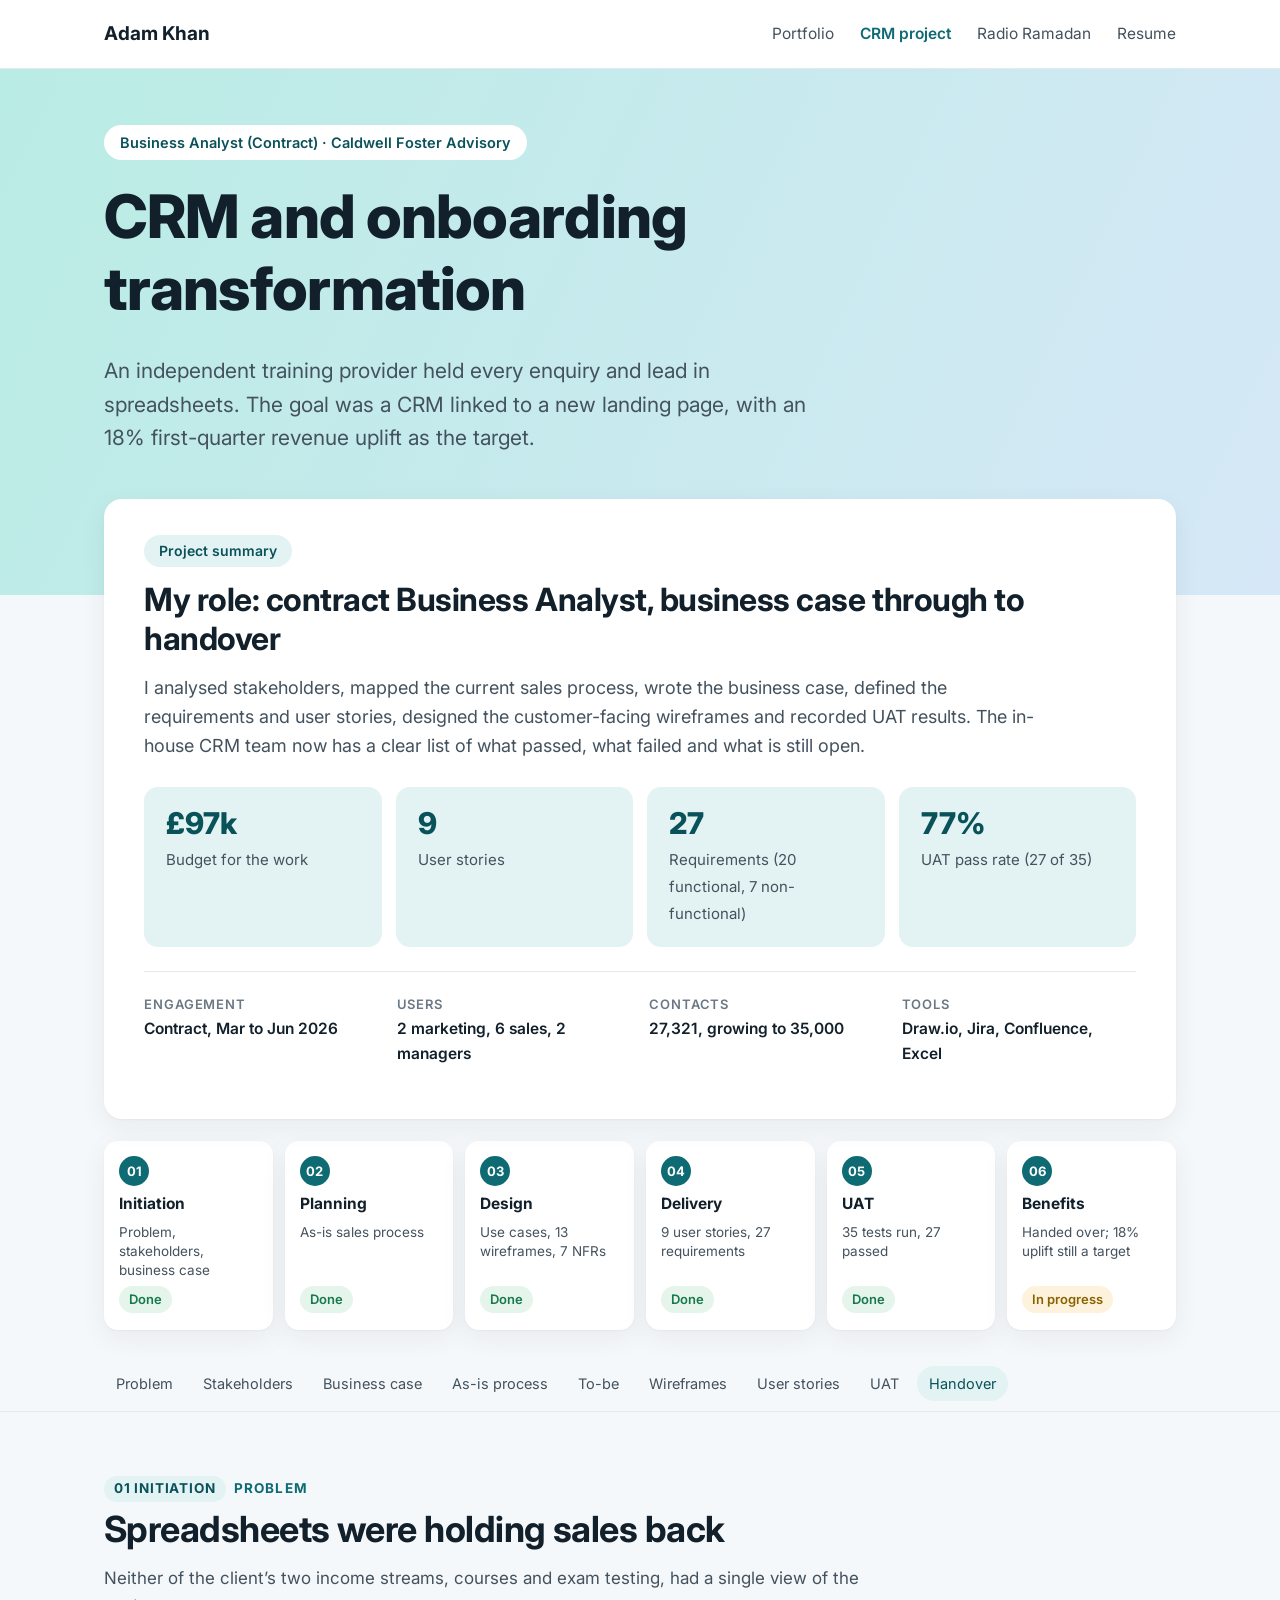
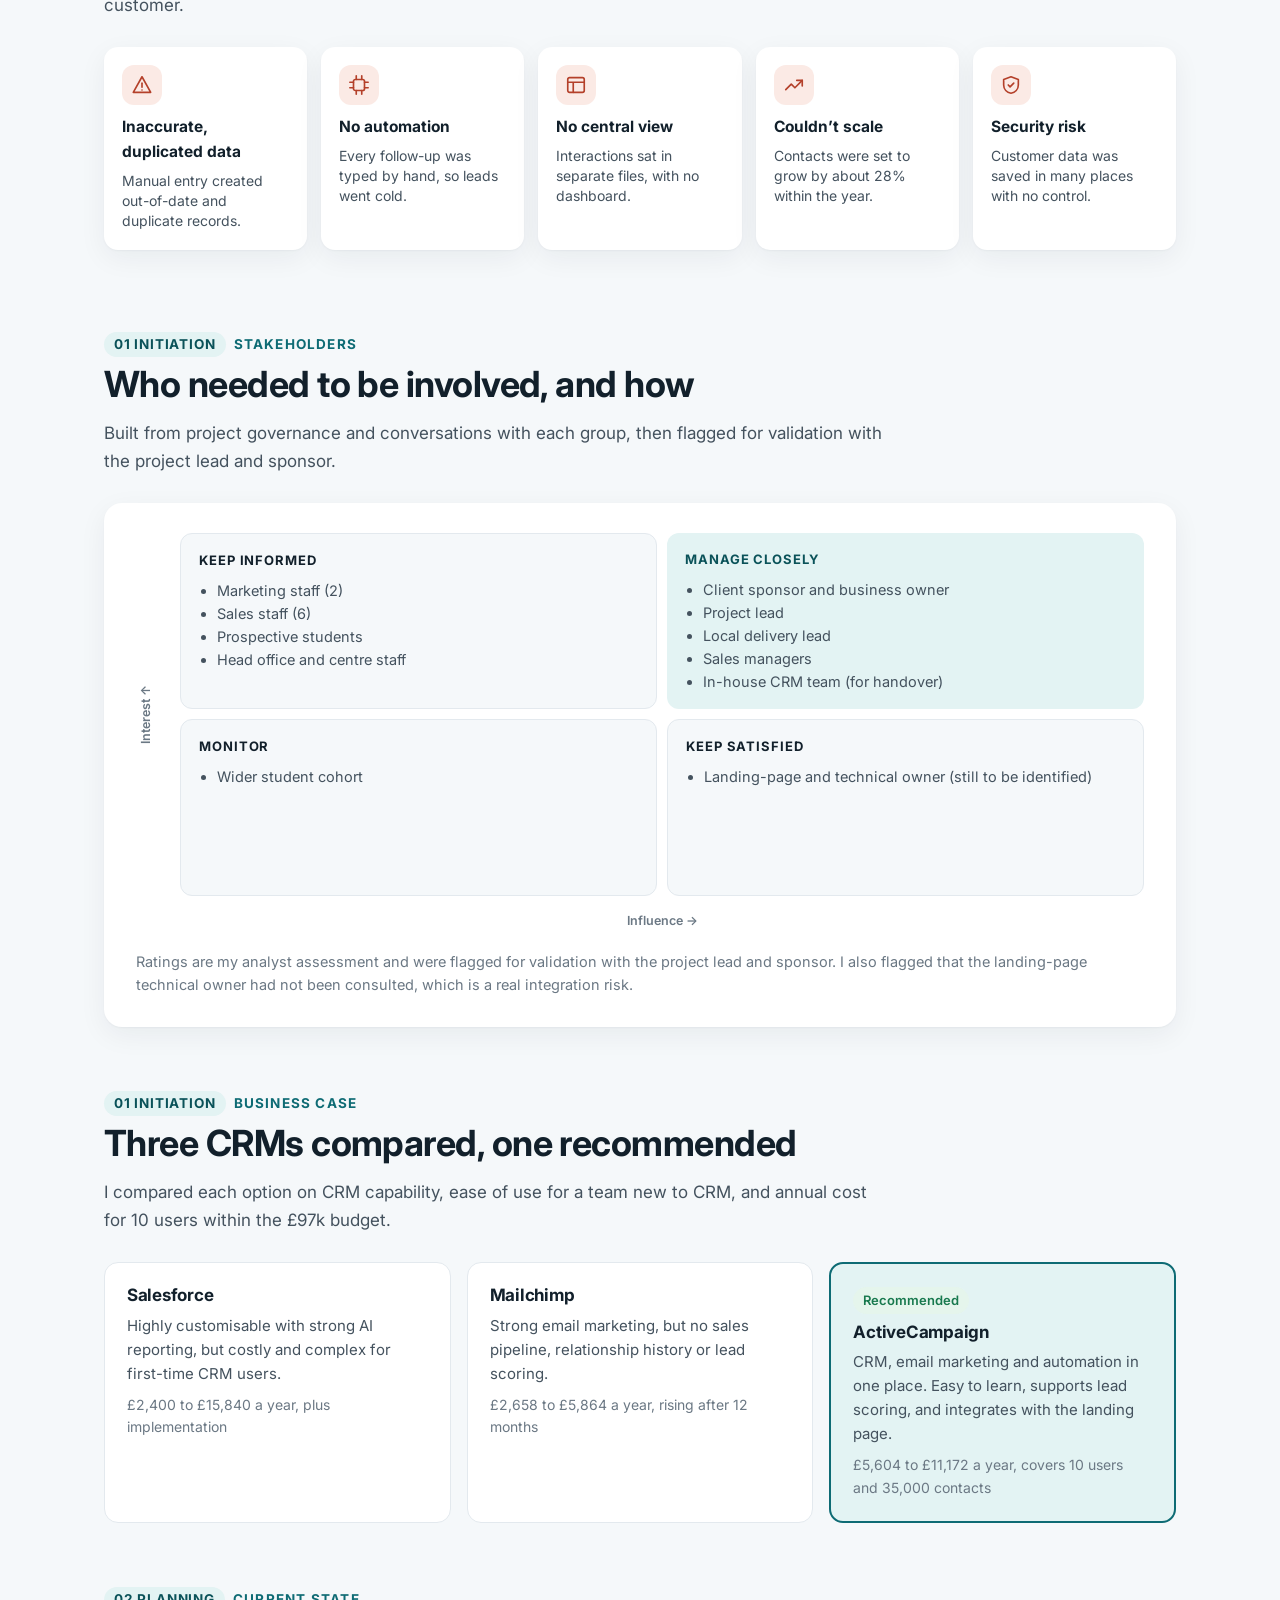
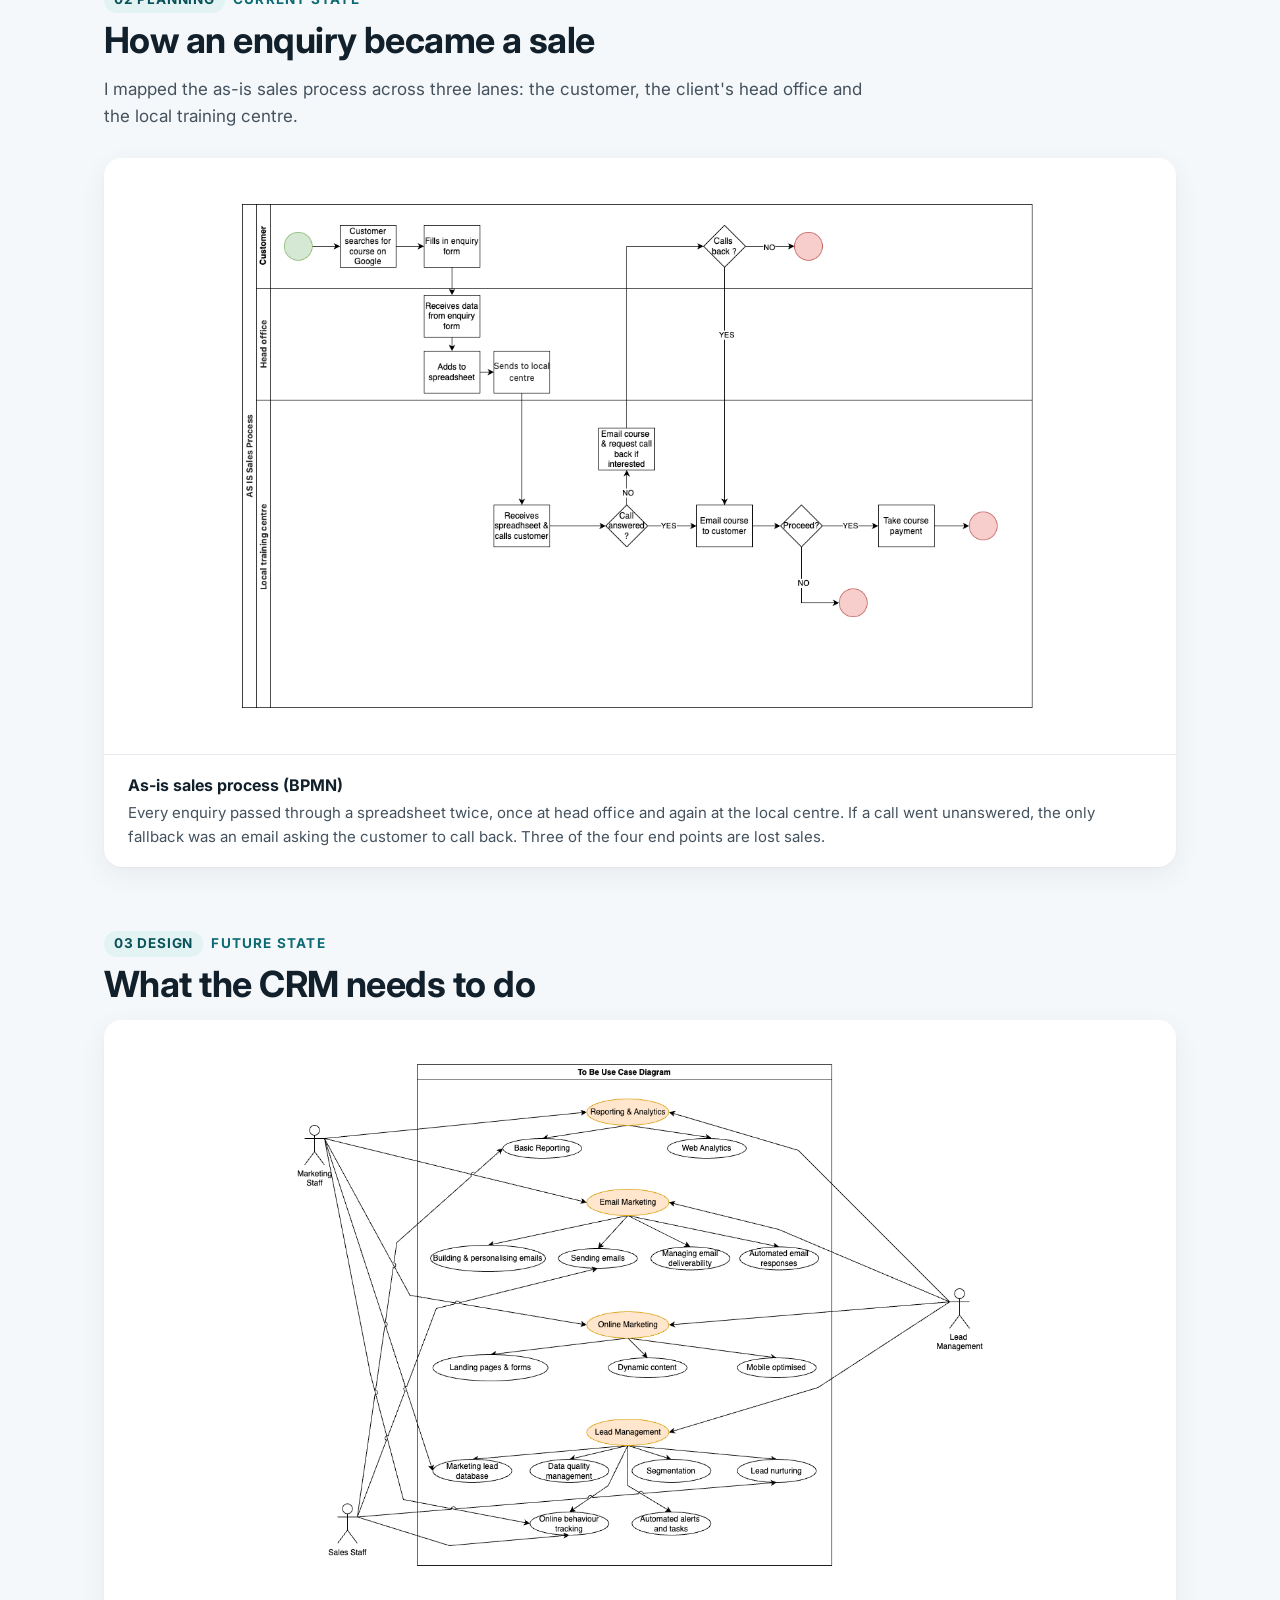
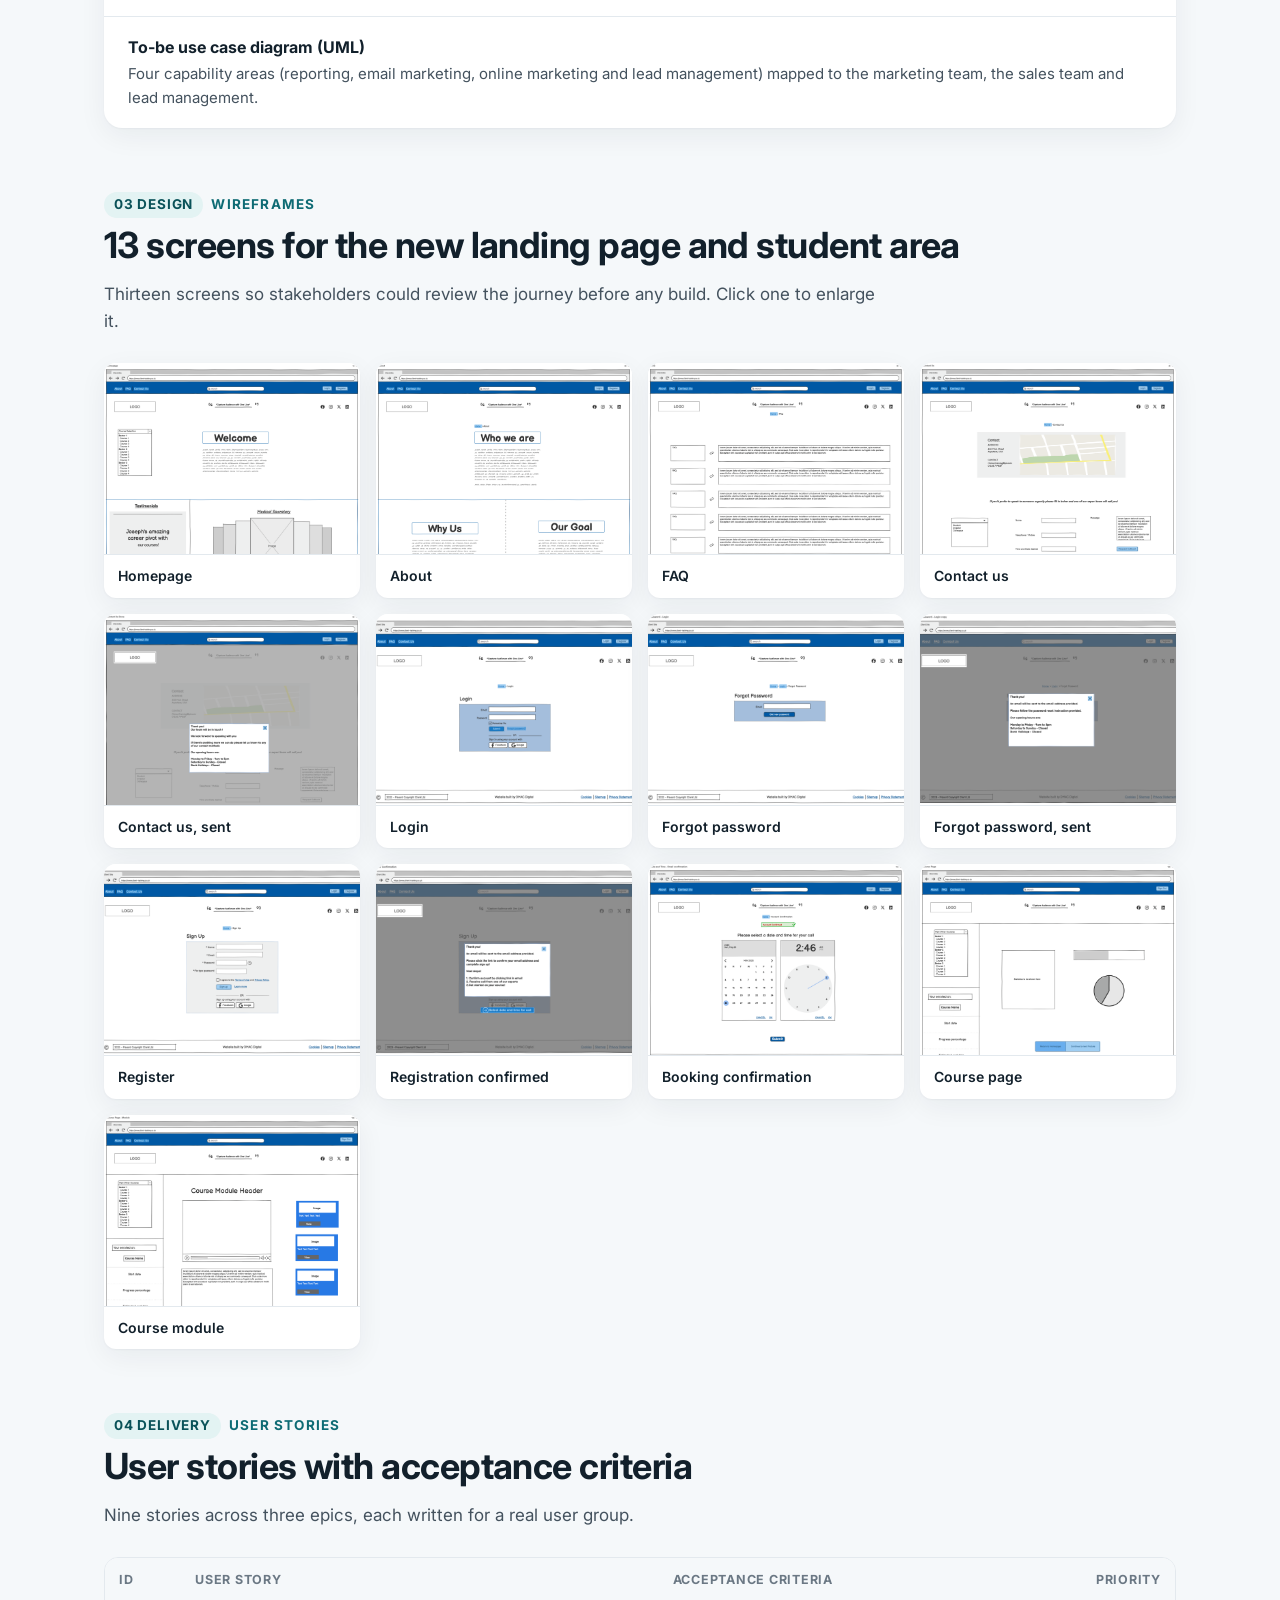
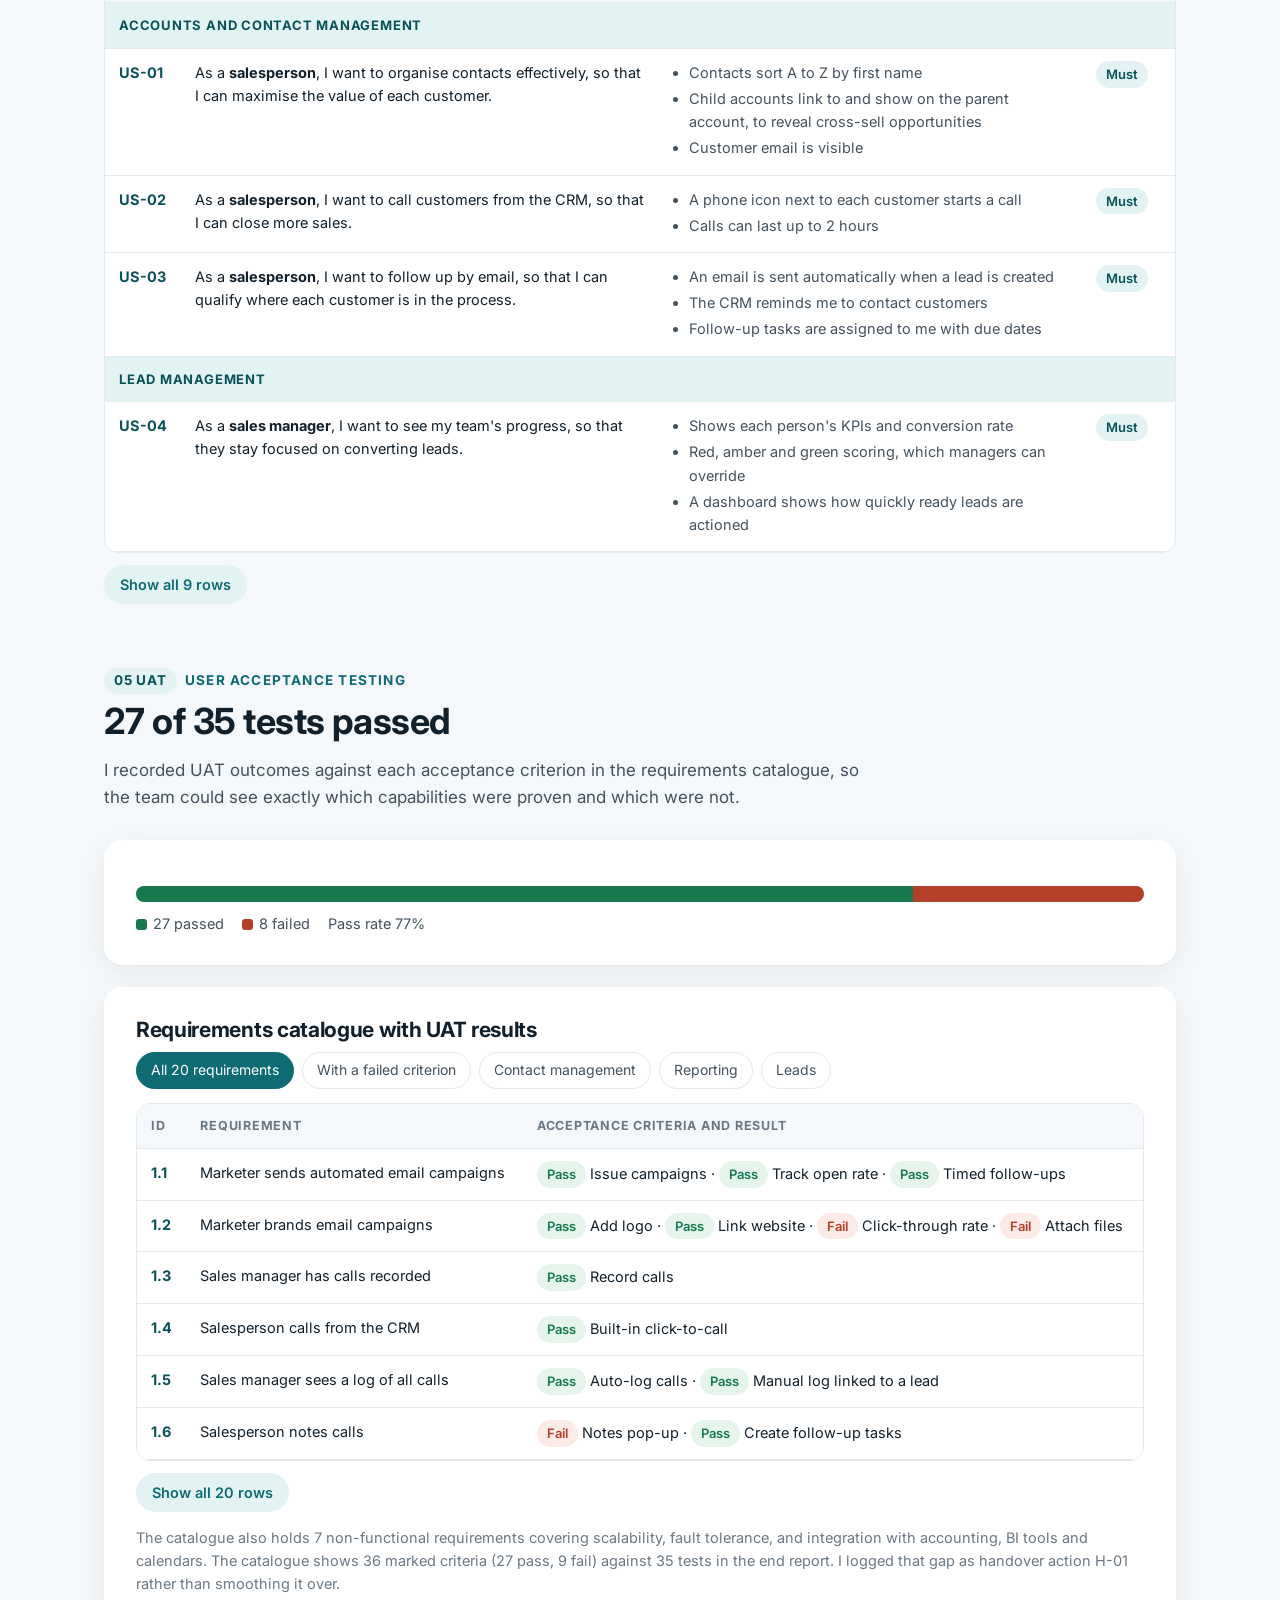
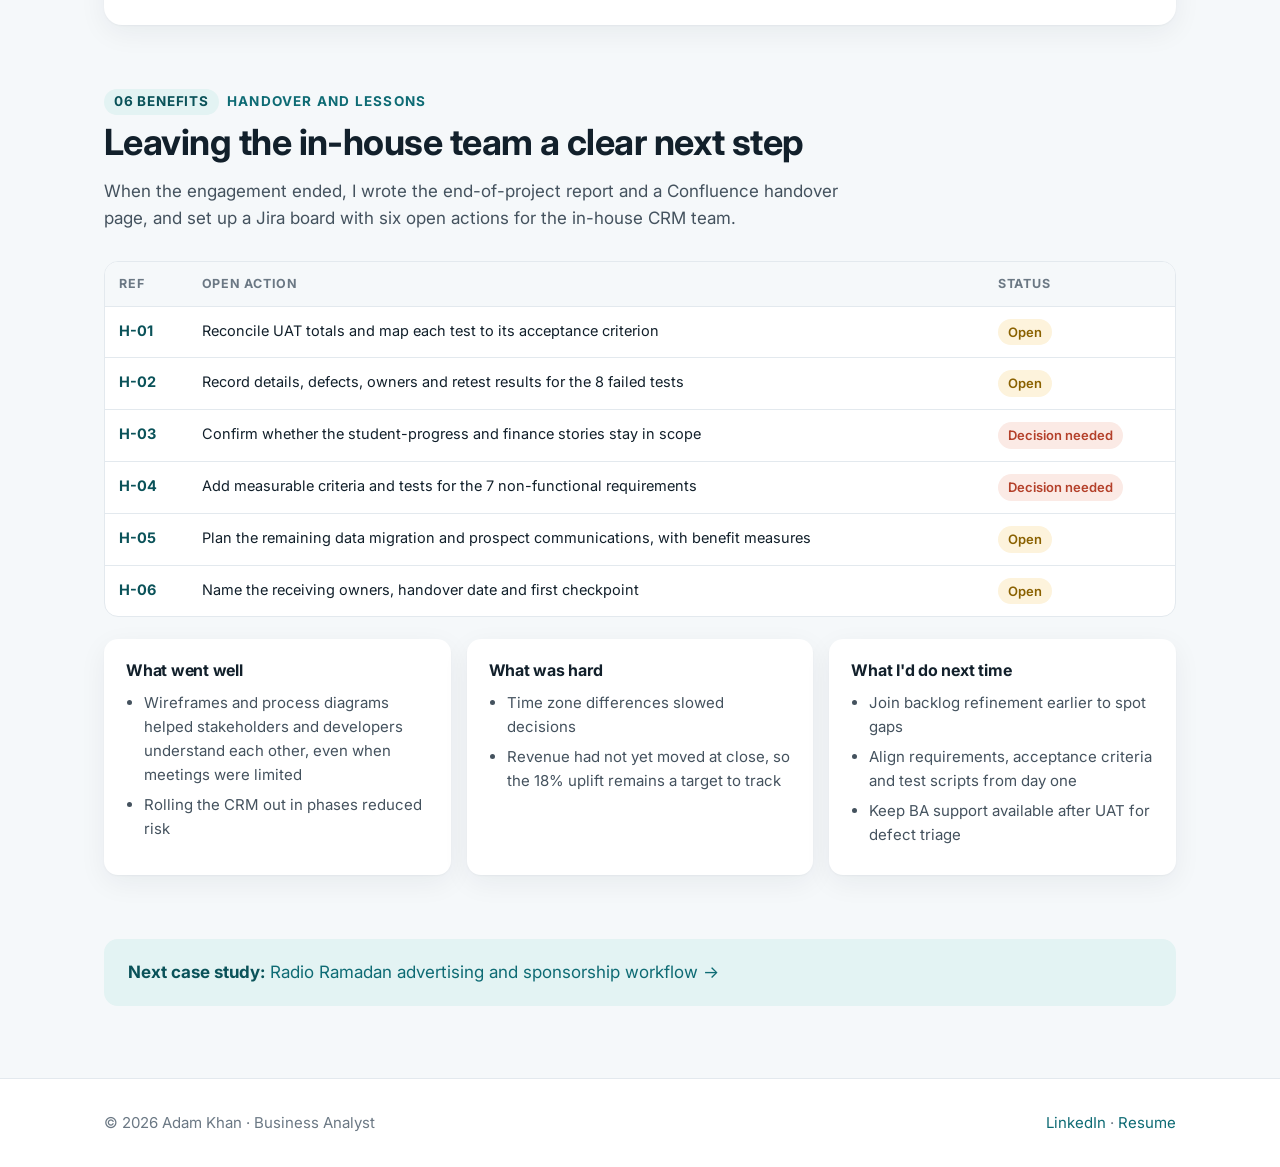
<file: caldwell.html>
<!doctype html>
<html lang="en-GB">
<head>
<meta charset="utf-8">
<meta name="viewport" content="width=device-width, initial-scale=1">
<title>CRM Transformation | Adam Khan</title>
<meta name="description" content="Case study: replacing spreadsheet-based lead management at an independent training provider with a CRM, from business case to UAT and handover.">
<link rel="preconnect" href="https://fonts.googleapis.com">
<link rel="preconnect" href="https://fonts.gstatic.com" crossorigin>
<link href="https://fonts.googleapis.com/css2?family=Inter:wght@400;500;600;700;800&display=swap" rel="stylesheet">
<link rel="stylesheet" href="styles.css?v=4">
</head>
<body>

<header class="site-header">
  <div class="wrap">
    <a class="logo" href="index.html">Adam Khan</a>
    <button class="nav-toggle" aria-expanded="false" aria-controls="nav">Menu</button>
    <nav class="nav" id="nav">
      <a href="index.html">Portfolio</a>
      <a href="caldwell.html" aria-current="page">CRM project</a>
      <a href="radio-ramadan.html">Radio Ramadan</a>
      <a href="resume.html">Resume</a>
    </nav>
  </div>
</header>

<div class="hero short">
  <div class="wrap">
    <span class="pill">Business Analyst (Contract) · Caldwell Foster Advisory</span>
    <h1>CRM and onboarding transformation</h1>
    <p class="lede">An independent training provider held every enquiry and lead in spreadsheets. The goal was a CRM linked to a new landing page, with an 18% first-quarter revenue uplift as the target.</p>
  </div>
</div>

<div class="wrap">

  <article class="card lift">
    <span class="tag soft">Project summary</span>
    <h2>My role: contract Business Analyst, business case through to handover</h2>
    <p class="intro">I analysed stakeholders, mapped the current sales process, wrote the business case, defined the requirements and user stories, designed the customer-facing wireframes and recorded UAT results. The in-house CRM team now has a clear list of what passed, what failed and what is still open.</p>
    <div class="stats">
      <div class="stat"><b>£97k</b><span>Budget for the work</span></div>
      <div class="stat"><b>9</b><span>User stories</span></div>
      <div class="stat"><b>27</b><span>Requirements (20 functional, 7 non-functional)</span></div>
      <div class="stat"><b>77%</b><span>UAT pass rate (27 of 35)</span></div>
    </div>
    <dl class="meta">
      <div><dt>Engagement</dt><dd>Contract, Mar to Jun 2026</dd></div>
      <div><dt>Users</dt><dd>2 marketing, 6 sales, 2 managers</dd></div>
      <div><dt>Contacts</dt><dd>27,321, growing to 35,000</dd></div>
      <div><dt>Tools</dt><dd>Draw.io, Jira, Confluence, Excel</dd></div>
    </dl>
  </article>
</div>

<div class="wrap">
  <div class="phase-strip" aria-label="Lifecycle at a glance">
    <a class="ps-item" href="#problem"><span class="lc-badge">01</span><span class="ps-name">Initiation</span><span class="ps-what">Problem, stakeholders, business case</span><span class="chip pass">Done</span></a>
    <a class="ps-item" href="#as-is"><span class="lc-badge">02</span><span class="ps-name">Planning</span><span class="ps-what">As-is sales process</span><span class="chip pass">Done</span></a>
    <a class="ps-item" href="#to-be"><span class="lc-badge">03</span><span class="ps-name">Design</span><span class="ps-what">Use cases, 13 wireframes, 7 NFRs</span><span class="chip pass">Done</span></a>
    <a class="ps-item" href="#requirements"><span class="lc-badge">04</span><span class="ps-name">Delivery</span><span class="ps-what">9 user stories, 27 requirements</span><span class="chip pass">Done</span></a>
    <a class="ps-item" href="#uat"><span class="lc-badge">05</span><span class="ps-name">UAT</span><span class="ps-what">35 tests run, 27 passed</span><span class="chip pass">Done</span></a>
    <a class="ps-item" href="#handover"><span class="lc-badge">06</span><span class="ps-name">Benefits</span><span class="ps-what">Handed over; 18% uplift still a target</span><span class="chip pending">In progress</span></a>
  </div>
</div>

<nav class="subnav" aria-label="Sections">
  <div class="wrap">
    <a href="#problem">Problem</a>
    <a href="#stakeholders">Stakeholders</a>
    <a href="#business-case">Business case</a>
    <a href="#as-is">As-is process</a>
    <a href="#to-be">To-be</a>
    <a href="#wireframes">Wireframes</a>
    <a href="#requirements">User stories</a>
    <a href="#uat">UAT</a>
    <a href="#handover">Handover</a>
  </div>
</nav>

<main class="wrap">

  <section id="problem">
    <p class="eyebrow"><a class="phase-tag" href="index.html#lc-initiation">01 Initiation</a>Problem</p>
    <h2 class="section-title">Spreadsheets were holding sales back</h2>
    <p class="section-lede">Neither of the client’s two income streams, courses and exam testing, had a single view of the customer.</p>
    <div class="tiles">
      <div class="tile"><span class="tile-ic"><svg class="ic" viewBox="0 0 24 24" fill="none" stroke="currentColor" stroke-width="1.8" stroke-linecap="round" stroke-linejoin="round" aria-hidden="true"><path d="M12 3 2.5 20h19z"/><path d="M12 10v4.5"/><path d="M12 17.5h.01"/></svg></span><b>Inaccurate, duplicated data</b><span>Manual entry created out-of-date and duplicate records.</span></div>
      <div class="tile"><span class="tile-ic"><svg class="ic" viewBox="0 0 24 24" fill="none" stroke="currentColor" stroke-width="1.8" stroke-linecap="round" stroke-linejoin="round" aria-hidden="true"><rect x="6" y="6" width="12" height="12" rx="2"/><path d="M9 2v4M15 2v4M9 18v4M15 18v4M2 9h4M2 15h4M18 9h4M18 15h4"/></svg></span><b>No automation</b><span>Every follow-up was typed by hand, so leads went cold.</span></div>
      <div class="tile"><span class="tile-ic"><svg class="ic" viewBox="0 0 24 24" fill="none" stroke="currentColor" stroke-width="1.8" stroke-linecap="round" stroke-linejoin="round" aria-hidden="true"><rect x="3" y="4" width="18" height="16" rx="2"/><path d="M3 9h18M9 9v11"/></svg></span><b>No central view</b><span>Interactions sat in separate files, with no dashboard.</span></div>
      <div class="tile"><span class="tile-ic"><svg class="ic" viewBox="0 0 24 24" fill="none" stroke="currentColor" stroke-width="1.8" stroke-linecap="round" stroke-linejoin="round" aria-hidden="true"><path d="M3 17l6-6 4 4 8-8"/><path d="M15 7h6v6"/></svg></span><b>Couldn’t scale</b><span>Contacts were set to grow by about 28% within the year.</span></div>
      <div class="tile"><span class="tile-ic"><svg class="ic" viewBox="0 0 24 24" fill="none" stroke="currentColor" stroke-width="1.8" stroke-linecap="round" stroke-linejoin="round" aria-hidden="true"><path d="M12 3 4 6v6c0 4.5 3.4 8 8 9 4.6-1 8-4.5 8-9V6z"/><path d="m9 12 2 2 4-4"/></svg></span><b>Security risk</b><span>Customer data was saved in many places with no control.</span></div>
    </div>
  </section>

  <section id="stakeholders">
    <p class="eyebrow"><a class="phase-tag" href="index.html#lc-initiation">01 Initiation</a>Stakeholders</p>
    <h2 class="section-title">Who needed to be involved, and how</h2>
    <p class="section-lede">Built from project governance and conversations with each group, then flagged for validation with the project lead and sponsor.</p>
    <div class="panel">
      <div class="matrix">
        <div class="ylab">Interest ↑</div>
        <div class="q q1"><h5>Keep informed</h5><ul><li>Marketing staff (2)</li><li>Sales staff (6)</li><li>Prospective students</li><li>Head office and centre staff</li></ul></div>
        <div class="q q2"><h5>Manage closely</h5><ul><li>Client sponsor and business owner</li><li>Project lead</li><li>Local delivery lead</li><li>Sales managers</li><li>In-house CRM team (for handover)</li></ul></div>
        <div class="q q1"><h5>Monitor</h5><ul><li>Wider student cohort</li></ul></div>
        <div class="q q1"><h5>Keep satisfied</h5><ul><li>Landing-page and technical owner (still to be identified)</li></ul></div>
        <div class="xlab">Influence →</div>
      </div>
      <p class="note">Ratings are my analyst assessment and were flagged for validation with the project lead and sponsor. I also flagged that the landing-page technical owner had not been consulted, which is a real integration risk.</p>
    </div>
  </section>

  <section id="business-case">
    <p class="eyebrow"><a class="phase-tag" href="index.html#lc-initiation">01 Initiation</a>Business case</p>
    <h2 class="section-title">Three CRMs compared, one recommended</h2>
    <p class="section-lede">I compared each option on CRM capability, ease of use for a team new to CRM, and annual cost for 10 users within the £97k budget.</p>
    <div class="options">
      <div class="option">
        <h4>Salesforce</h4>
        <p>Highly customisable with strong AI reporting, but costly and complex for first-time CRM users.</p>
        <p class="price">£2,400 to £15,840 a year, plus implementation</p>
      </div>
      <div class="option">
        <h4>Mailchimp</h4>
        <p>Strong email marketing, but no sales pipeline, relationship history or lead scoring.</p>
        <p class="price">£2,658 to £5,864 a year, rising after 12 months</p>
      </div>
      <div class="option pick">
        <span class="chip pass">Recommended</span>
        <h4 style="margin-top:8px">ActiveCampaign</h4>
        <p>CRM, email marketing and automation in one place. Easy to learn, supports lead scoring, and integrates with the landing page.</p>
        <p class="price">£5,604 to £11,172 a year, covers 10 users and 35,000 contacts</p>
      </div>
    </div>
  </section>

  <section id="as-is">
    <p class="eyebrow"><a class="phase-tag" href="index.html#lc-planning">02 Planning</a>Current state</p>
    <h2 class="section-title">How an enquiry became a sale</h2>
    <p class="section-lede">I mapped the as-is sales process across three lanes: the customer, the client's head office and the local training centre.</p>
    <figure class="figure">
      <div class="img-wrap" data-zoom><img src="assets/caldwell/as-is-process.png" alt="As-is BPMN swimlane of the client sales process" loading="lazy"></div>
      <figcaption><b>As-is sales process (BPMN)</b>Every enquiry passed through a spreadsheet twice, once at head office and again at the local centre. If a call went unanswered, the only fallback was an email asking the customer to call back. Three of the four end points are lost sales.</figcaption>
    </figure>
  </section>

  <section id="to-be">
    <p class="eyebrow"><a class="phase-tag" href="index.html#lc-design">03 Design</a>Future state</p>
    <h2 class="section-title">What the CRM needs to do</h2>
    <figure class="figure">
      <div class="img-wrap" data-zoom><img src="assets/caldwell/to-be-use-case.png" alt="To-be UML use case diagram for the CRM" loading="lazy"></div>
      <figcaption><b>To-be use case diagram (UML)</b>Four capability areas (reporting, email marketing, online marketing and lead management) mapped to the marketing team, the sales team and lead management.</figcaption>
    </figure>
  </section>

  <section id="wireframes">
    <p class="eyebrow"><a class="phase-tag" href="index.html#lc-design">03 Design</a>Wireframes</p>
    <h2 class="section-title">13 screens for the new landing page and student area</h2>
    <p class="section-lede">Thirteen screens so stakeholders could review the journey before any build. Click one to enlarge it.</p>
    <div class="gallery">
      <button data-zoom><img src="assets/caldwell/wireframes/wf-1.png" alt="Wireframe: Homepage" loading="lazy"><span>Homepage</span></button>
      <button data-zoom><img src="assets/caldwell/wireframes/wf-2.png" alt="Wireframe: About" loading="lazy"><span>About</span></button>
      <button data-zoom><img src="assets/caldwell/wireframes/wf-3.png" alt="Wireframe: FAQ" loading="lazy"><span>FAQ</span></button>
      <button data-zoom><img src="assets/caldwell/wireframes/wf-4.png" alt="Wireframe: Contact us" loading="lazy"><span>Contact us</span></button>
      <button data-zoom><img src="assets/caldwell/wireframes/wf-5.png" alt="Wireframe: Contact us, sent" loading="lazy"><span>Contact us, sent</span></button>
      <button data-zoom><img src="assets/caldwell/wireframes/wf-6.png" alt="Wireframe: Login" loading="lazy"><span>Login</span></button>
      <button data-zoom><img src="assets/caldwell/wireframes/wf-7.png" alt="Wireframe: Forgot password" loading="lazy"><span>Forgot password</span></button>
      <button data-zoom><img src="assets/caldwell/wireframes/wf-8.png" alt="Wireframe: Forgot password, sent" loading="lazy"><span>Forgot password, sent</span></button>
      <button data-zoom><img src="assets/caldwell/wireframes/wf-9.png" alt="Wireframe: Register" loading="lazy"><span>Register</span></button>
      <button data-zoom><img src="assets/caldwell/wireframes/wf-10.png" alt="Wireframe: Registration confirmed" loading="lazy"><span>Registration confirmed</span></button>
      <button data-zoom><img src="assets/caldwell/wireframes/wf-11.png" alt="Wireframe: Booking date and time, email confirmation" loading="lazy"><span>Booking confirmation</span></button>
      <button data-zoom><img src="assets/caldwell/wireframes/wf-12.png" alt="Wireframe: Course page" loading="lazy"><span>Course page</span></button>
      <button data-zoom><img src="assets/caldwell/wireframes/wf-13.png" alt="Wireframe: Course module" loading="lazy"><span>Course module</span></button>
    </div>
  </section>

  <section id="requirements">
    <p class="eyebrow"><a class="phase-tag" href="index.html#lc-delivery">04 Delivery</a>User stories</p>
    <h2 class="section-title">User stories with acceptance criteria</h2>
    <p class="section-lede">Nine stories across three epics, each written for a real user group.</p>
    <div class="table-scroll">
      <table data-collapse="6">
        <thead><tr><th>ID</th><th>User story</th><th>Acceptance criteria</th><th>Priority</th></tr></thead>
        <tbody>
          <tr class="epic"><td colspan="4">Accounts and contact management</td></tr>
          <tr><td class="id">US-01</td><td>As a <b>salesperson</b>, I want to organise contacts effectively, so that I can maximise the value of each customer.</td><td><ul class="ac"><li>Contacts sort A to Z by first name</li><li>Child accounts link to and show on the parent account, to reveal cross-sell opportunities</li><li>Customer email is visible</li></ul></td><td><span class="chip">Must</span></td></tr>
          <tr><td class="id">US-02</td><td>As a <b>salesperson</b>, I want to call customers from the CRM, so that I can close more sales.</td><td><ul class="ac"><li>A phone icon next to each customer starts a call</li><li>Calls can last up to 2 hours</li></ul></td><td><span class="chip">Must</span></td></tr>
          <tr><td class="id">US-03</td><td>As a <b>salesperson</b>, I want to follow up by email, so that I can qualify where each customer is in the process.</td><td><ul class="ac"><li>An email is sent automatically when a lead is created</li><li>The CRM reminds me to contact customers</li><li>Follow-up tasks are assigned to me with due dates</li></ul></td><td><span class="chip">Must</span></td></tr>
          <tr class="epic"><td colspan="4">Lead management</td></tr>
          <tr><td class="id">US-04</td><td>As a <b>sales manager</b>, I want to see my team's progress, so that they stay focused on converting leads.</td><td><ul class="ac"><li>Shows each person's KPIs and conversion rate</li><li>Red, amber and green scoring, which managers can override</li><li>A dashboard shows how quickly ready leads are actioned</li></ul></td><td><span class="chip">Must</span></td></tr>
          <tr><td class="id">US-05</td><td>As a <b>salesperson</b>, I want a dedicated leads dashboard, so that I can keep every lead moving.</td><td><ul class="ac"><li>Lead status changes from a dropdown</li><li>I can change the red, amber or green score after a follow-up</li><li>An email goes out automatically if the first contact attempt fails</li></ul></td><td><span class="chip">Must</span></td></tr>
          <tr><td class="id">US-06</td><td>As a <b>marketer</b>, I want to personalise the customer experience using data, so that customers get more value.</td><td><ul class="ac"><li>Works on web and mobile using current UI patterns</li><li>Emails and content are tailored to the course the customer joined</li></ul></td><td><span class="chip">Must</span></td></tr>
          <tr class="epic"><td colspan="4">Dashboard and reporting</td></tr>
          <tr><td class="id">US-07</td><td>As a <b>marketer</b>, I want to see and act on email campaign performance, so that I can improve revenue.</td><td><ul class="ac"><li>A dashboard section shows campaign results</li><li>Click into any metric to see which links were clicked</li><li>Alerts the team and management when a performance threshold is crossed</li></ul></td><td><span class="chip">Must</span></td></tr>
          <tr><td class="id">US-08</td><td>As a <b>student</b>, I want a dashboard of my course progress and deadlines, so that I can stay on track.</td><td><ul class="ac"><li>Courses are listed by urgency, with module status shown</li><li>Progress can be exported as a PDF</li><li>Shows an "Explore new courses" button when I have no active course</li></ul></td><td><span class="chip">Must</span></td></tr>
          <tr><td class="id">US-09</td><td>As a <b>finance administrator</b>, I want monthly revenue reports by course and centre, so that I can reconcile finances.</td><td><ul class="ac"><li>Filter by date range, course and centre</li><li>Shows totals in tables and charts</li><li>Flags unusually low revenue and missing payments</li></ul></td><td><span class="chip">Must</span></td></tr>
        </tbody>
      </table>
    </div>
  </section>

  <section id="uat">
    <p class="eyebrow"><a class="phase-tag" href="index.html#lc-uat">05 UAT</a>User acceptance testing</p>
    <h2 class="section-title">27 of 35 tests passed</h2>
    <p class="section-lede">I recorded UAT outcomes against each acceptance criterion in the requirements catalogue, so the team could see exactly which capabilities were proven and which were not.</p>
    <div class="panel">
      <div class="uat-bar" role="img" aria-label="27 passed, 8 failed out of 35 tests">
        <span style="width:77.1%;background:var(--pass)"></span><span style="width:22.9%;background:var(--fail)"></span>
      </div>
      <div class="uat-legend"><span><i style="background:var(--pass)"></i>27 passed</span><span><i style="background:var(--fail)"></i>8 failed</span><span>Pass rate 77%</span></div>
    </div>

    <div class="panel">
      <h3>Requirements catalogue with UAT results</h3>
      <div class="filters" data-for="cat">
        <button data-filter="all" aria-pressed="true">All 20 requirements</button>
        <button data-filter="fail" aria-pressed="false">With a failed criterion</button>
        <button data-filter="contact" aria-pressed="false">Contact management</button>
        <button data-filter="report" aria-pressed="false">Reporting</button>
        <button data-filter="lead" aria-pressed="false">Leads</button>
      </div>
      <div class="table-scroll">
        <table id="cat" data-collapse="6">
          <thead><tr><th>ID</th><th>Requirement</th><th>Acceptance criteria and result</th></tr></thead>
          <tbody>
            <tr data-group="contact"><td class="id">1.1</td><td>Marketer sends automated email campaigns</td><td><span class="chip pass">Pass</span> Issue campaigns · <span class="chip pass">Pass</span> Track open rate · <span class="chip pass">Pass</span> Timed follow-ups</td></tr>
            <tr data-group="contact fail"><td class="id">1.2</td><td>Marketer brands email campaigns</td><td><span class="chip pass">Pass</span> Add logo · <span class="chip pass">Pass</span> Link website · <span class="chip fail">Fail</span> Click-through rate · <span class="chip fail">Fail</span> Attach files</td></tr>
            <tr data-group="contact"><td class="id">1.3</td><td>Sales manager has calls recorded</td><td><span class="chip pass">Pass</span> Record calls</td></tr>
            <tr data-group="contact"><td class="id">1.4</td><td>Salesperson calls from the CRM</td><td><span class="chip pass">Pass</span> Built-in click-to-call</td></tr>
            <tr data-group="contact"><td class="id">1.5</td><td>Sales manager sees a log of all calls</td><td><span class="chip pass">Pass</span> Auto-log calls · <span class="chip pass">Pass</span> Manual log linked to a lead</td></tr>
            <tr data-group="contact fail"><td class="id">1.6</td><td>Salesperson notes calls</td><td><span class="chip fail">Fail</span> Notes pop-up · <span class="chip pass">Pass</span> Create follow-up tasks</td></tr>
            <tr data-group="contact fail"><td class="id">1.7</td><td>Salesperson is reminded of calls</td><td><span class="chip pass">Pass</span> Reminders · <span class="chip fail">Fail</span> Missed-call alerts</td></tr>
            <tr data-group="contact"><td class="id">1.8</td><td>Salesperson schedules calls</td><td><span class="chip pass">Pass</span> Schedule for later</td></tr>
            <tr data-group="contact"><td class="id">1.9</td><td>User emails from the CRM</td><td><span class="chip pass">Pass</span> Send email in-app</td></tr>
            <tr data-group="contact"><td class="id">1.10</td><td>Marketer uses email templates</td><td><span class="chip pass">Pass</span> Pre-built and custom templates</td></tr>
            <tr data-group="contact"><td class="id">1.11</td><td>Marketer personalises emails</td><td><span class="chip pass">Pass</span> Personalised sends to list members</td></tr>
            <tr data-group="report fail"><td class="id">2.1</td><td>Sales manager sees team performance</td><td><span class="chip fail">Fail</span> Call data charts · <span class="chip pass">Pass</span> Team performance reports</td></tr>
            <tr data-group="report fail"><td class="id">2.2</td><td>Marketer sees campaign performance</td><td><span class="chip fail">Fail</span> Emails sent per salesperson · <span class="chip pass">Pass</span> Bounce and click rates</td></tr>
            <tr data-group="report fail"><td class="id">2.3</td><td>Owner tracks whole-company performance</td><td><span class="chip fail">Fail</span> Drill-down charts · <span class="chip fail">Fail</span> Range of chart types</td></tr>
            <tr data-group="report"><td class="id">2.4</td><td>Owner customises dashboards</td><td><span class="chip pass">Pass</span> Drag-and-drop editor</td></tr>
            <tr data-group="report"><td class="id">2.5</td><td>User exports reports</td><td><span class="chip pass">Pass</span> PDF, XLS, CSV and scheduled delivery</td></tr>
            <tr data-group="lead"><td class="id">3.1</td><td>Capture leads from different sources</td><td><span class="chip pass">Pass</span> Multi-source capture · <span class="chip pass">Pass</span> Manual add</td></tr>
            <tr data-group="lead"><td class="id">3.2</td><td>Salesperson sees lead score</td><td><span class="chip pass">Pass</span> Rule-based scoring</td></tr>
            <tr data-group="lead fail"><td class="id">3.3</td><td>Sales manager sees response speed</td><td><span class="chip pass">Pass</span> Won and lost % · <span class="chip pass">Pass</span> Lead lifecycle · <span class="chip fail">Fail</span> Response time</td></tr>
            <tr data-group="lead"><td class="id">3.4</td><td>Sales manager tracks targets</td><td><span class="chip pass">Pass</span> Targets vs revenue · <span class="chip pass">Pass</span> Drill-down · <span class="chip pass">Pass</span> Forecast scenarios</td></tr>
          </tbody>
        </table>
      </div>
      <p class="note">The catalogue also holds 7 non-functional requirements covering scalability, fault tolerance, and integration with accounting, BI tools and calendars. The catalogue shows 36 marked criteria (27 pass, 9 fail) against 35 tests in the end report. I logged that gap as handover action H-01 rather than smoothing it over.</p>
    </div>
  </section>

  <section id="handover">
    <p class="eyebrow"><a class="phase-tag" href="index.html#lc-benefits">06 Benefits</a>Handover and lessons</p>
    <h2 class="section-title">Leaving the in-house team a clear next step</h2>
    <p class="section-lede">When the engagement ended, I wrote the end-of-project report and a Confluence handover page, and set up a Jira board with six open actions for the in-house CRM team.</p>
    <div class="table-scroll">
      <table>
        <thead><tr><th>Ref</th><th>Open action</th><th>Status</th></tr></thead>
        <tbody>
          <tr><td class="id">H-01</td><td>Reconcile UAT totals and map each test to its acceptance criterion</td><td><span class="chip pending">Open</span></td></tr>
          <tr><td class="id">H-02</td><td>Record details, defects, owners and retest results for the 8 failed tests</td><td><span class="chip pending">Open</span></td></tr>
          <tr><td class="id">H-03</td><td>Confirm whether the student-progress and finance stories stay in scope</td><td><span class="chip fail">Decision needed</span></td></tr>
          <tr><td class="id">H-04</td><td>Add measurable criteria and tests for the 7 non-functional requirements</td><td><span class="chip fail">Decision needed</span></td></tr>
          <tr><td class="id">H-05</td><td>Plan the remaining data migration and prospect communications, with benefit measures</td><td><span class="chip pending">Open</span></td></tr>
          <tr><td class="id">H-06</td><td>Name the receiving owners, handover date and first checkpoint</td><td><span class="chip pending">Open</span></td></tr>
        </tbody>
      </table>
    </div>
    <div class="lessons" style="margin-top:22px">
      <div><h4>What went well</h4><ul><li>Wireframes and process diagrams helped stakeholders and developers understand each other, even when meetings were limited</li><li>Rolling the CRM out in phases reduced risk</li></ul></div>
      <div><h4>What was hard</h4><ul><li>Time zone differences slowed decisions</li><li>Revenue had not yet moved at close, so the 18% uplift remains a target to track</li></ul></div>
      <div><h4>What I'd do next time</h4><ul><li>Join backlog refinement earlier to spot gaps</li><li>Align requirements, acceptance criteria and test scripts from day one</li><li>Keep BA support available after UAT for defect triage</li></ul></div>
    </div>
  </section>

  <section>
    <div class="callout"><b>Next case study:</b> <a href="radio-ramadan.html">Radio Ramadan advertising and sponsorship workflow →</a></div>
  </section>

</main>

<footer class="site-footer">
  <div class="wrap">
    <span>© 2026 Adam Khan · Business Analyst</span>
    <span><a href="https://www.linkedin.com/in/akhans">LinkedIn</a> · <a href="resume.html">Resume</a></span>
  </div>
</footer>
<script src="main.js?v=4"></script>
</body>
</html>
</file>
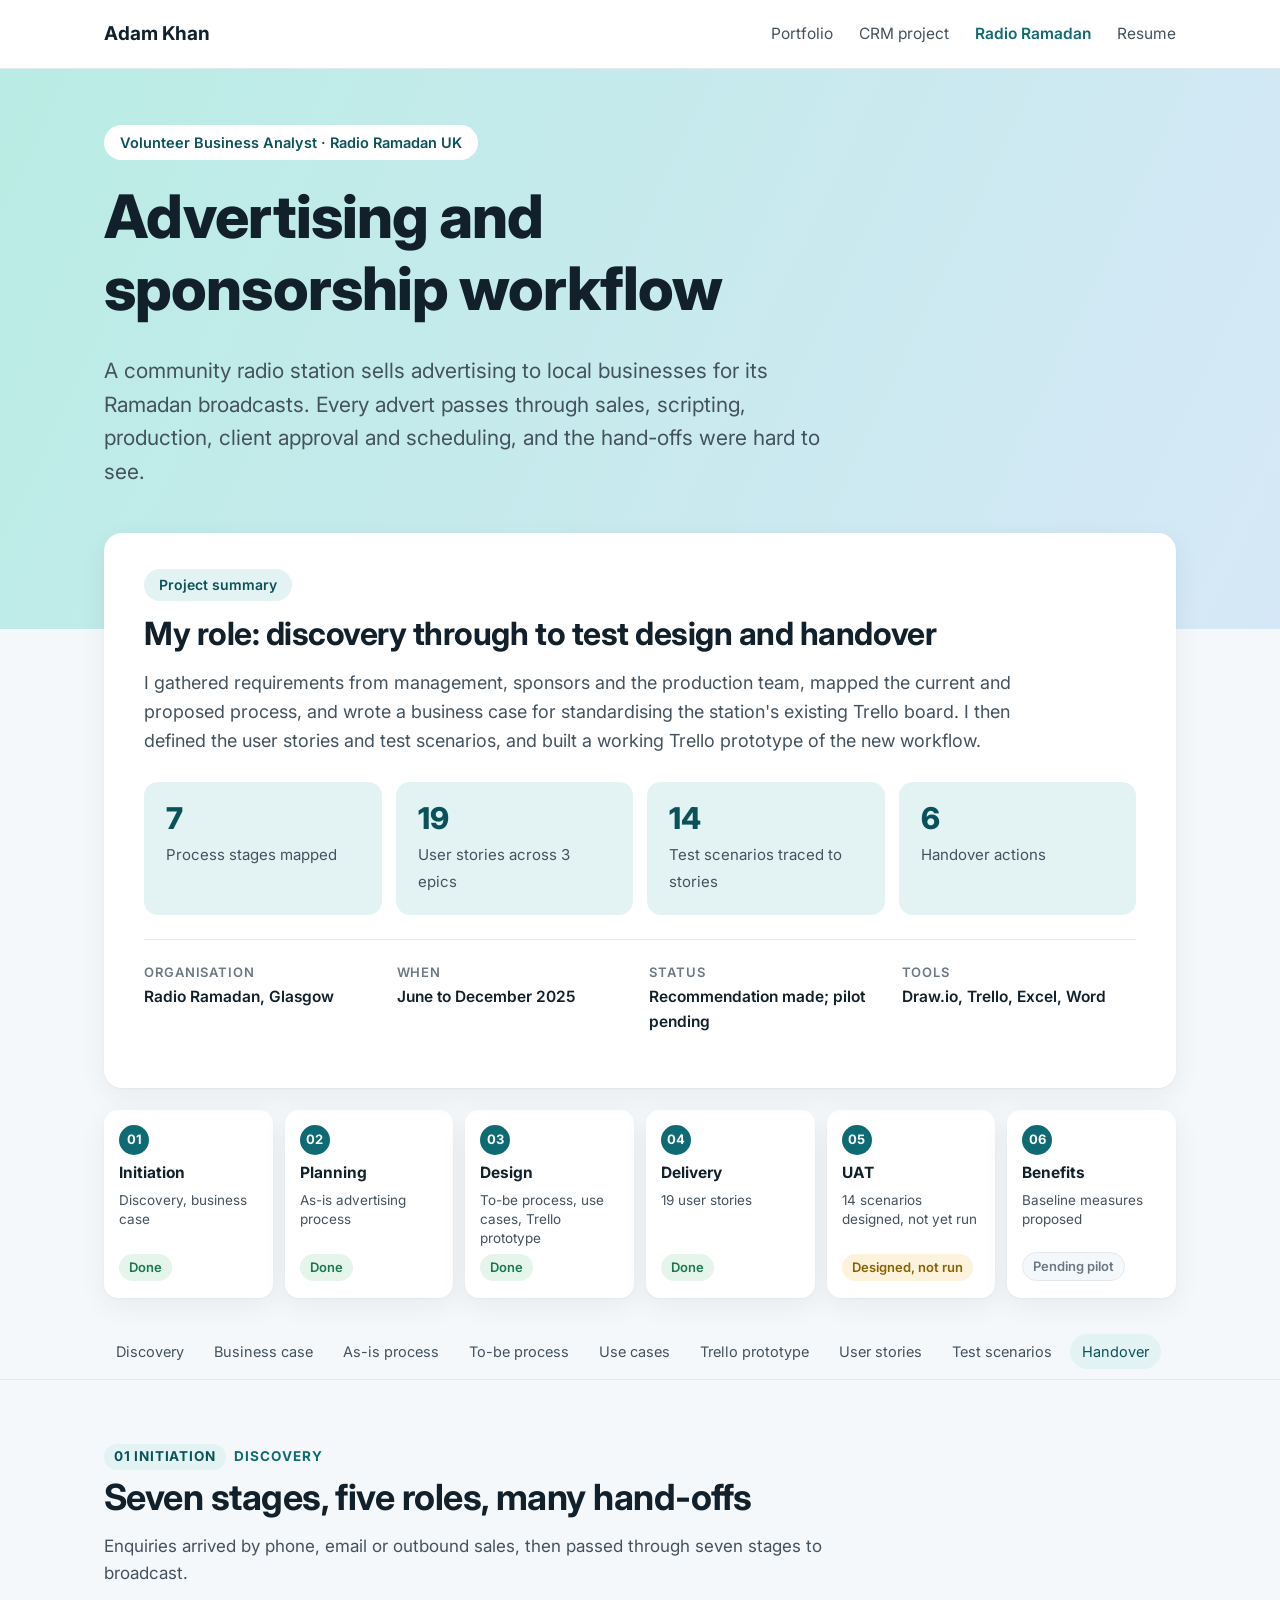
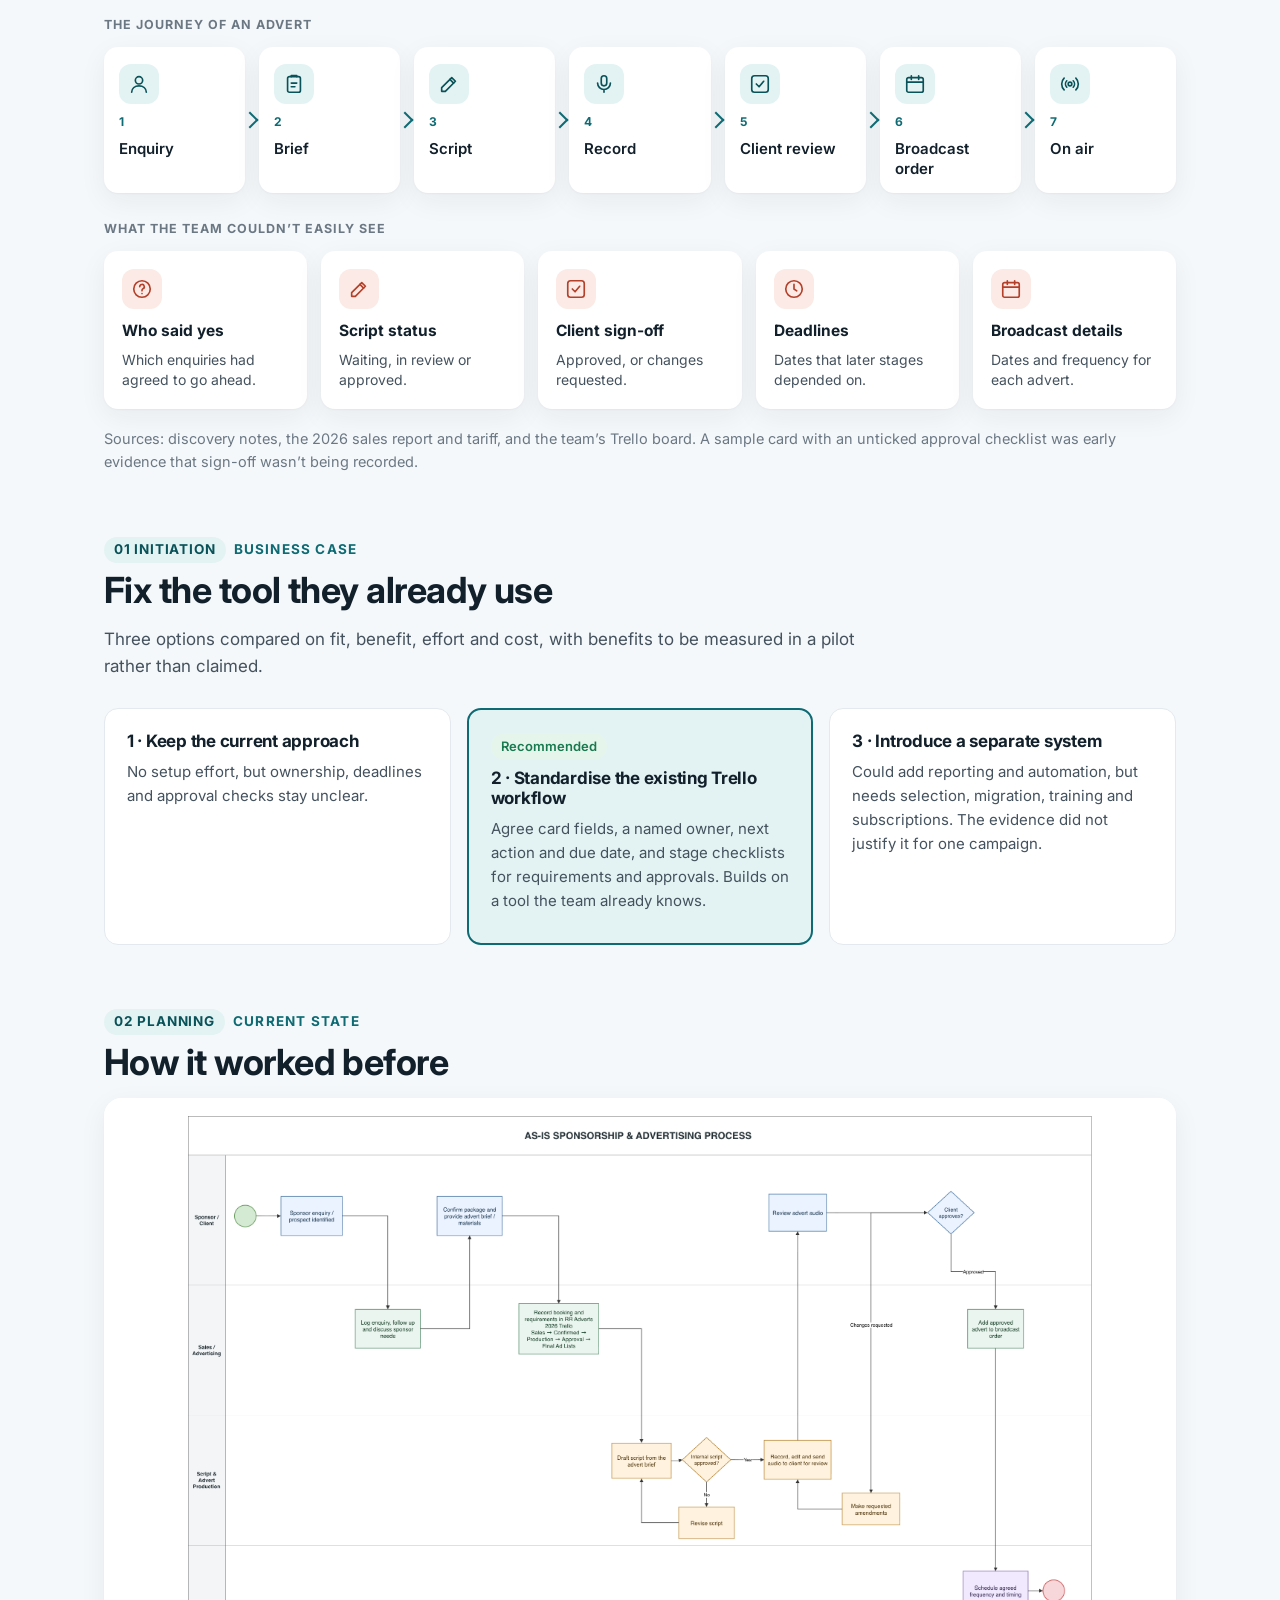
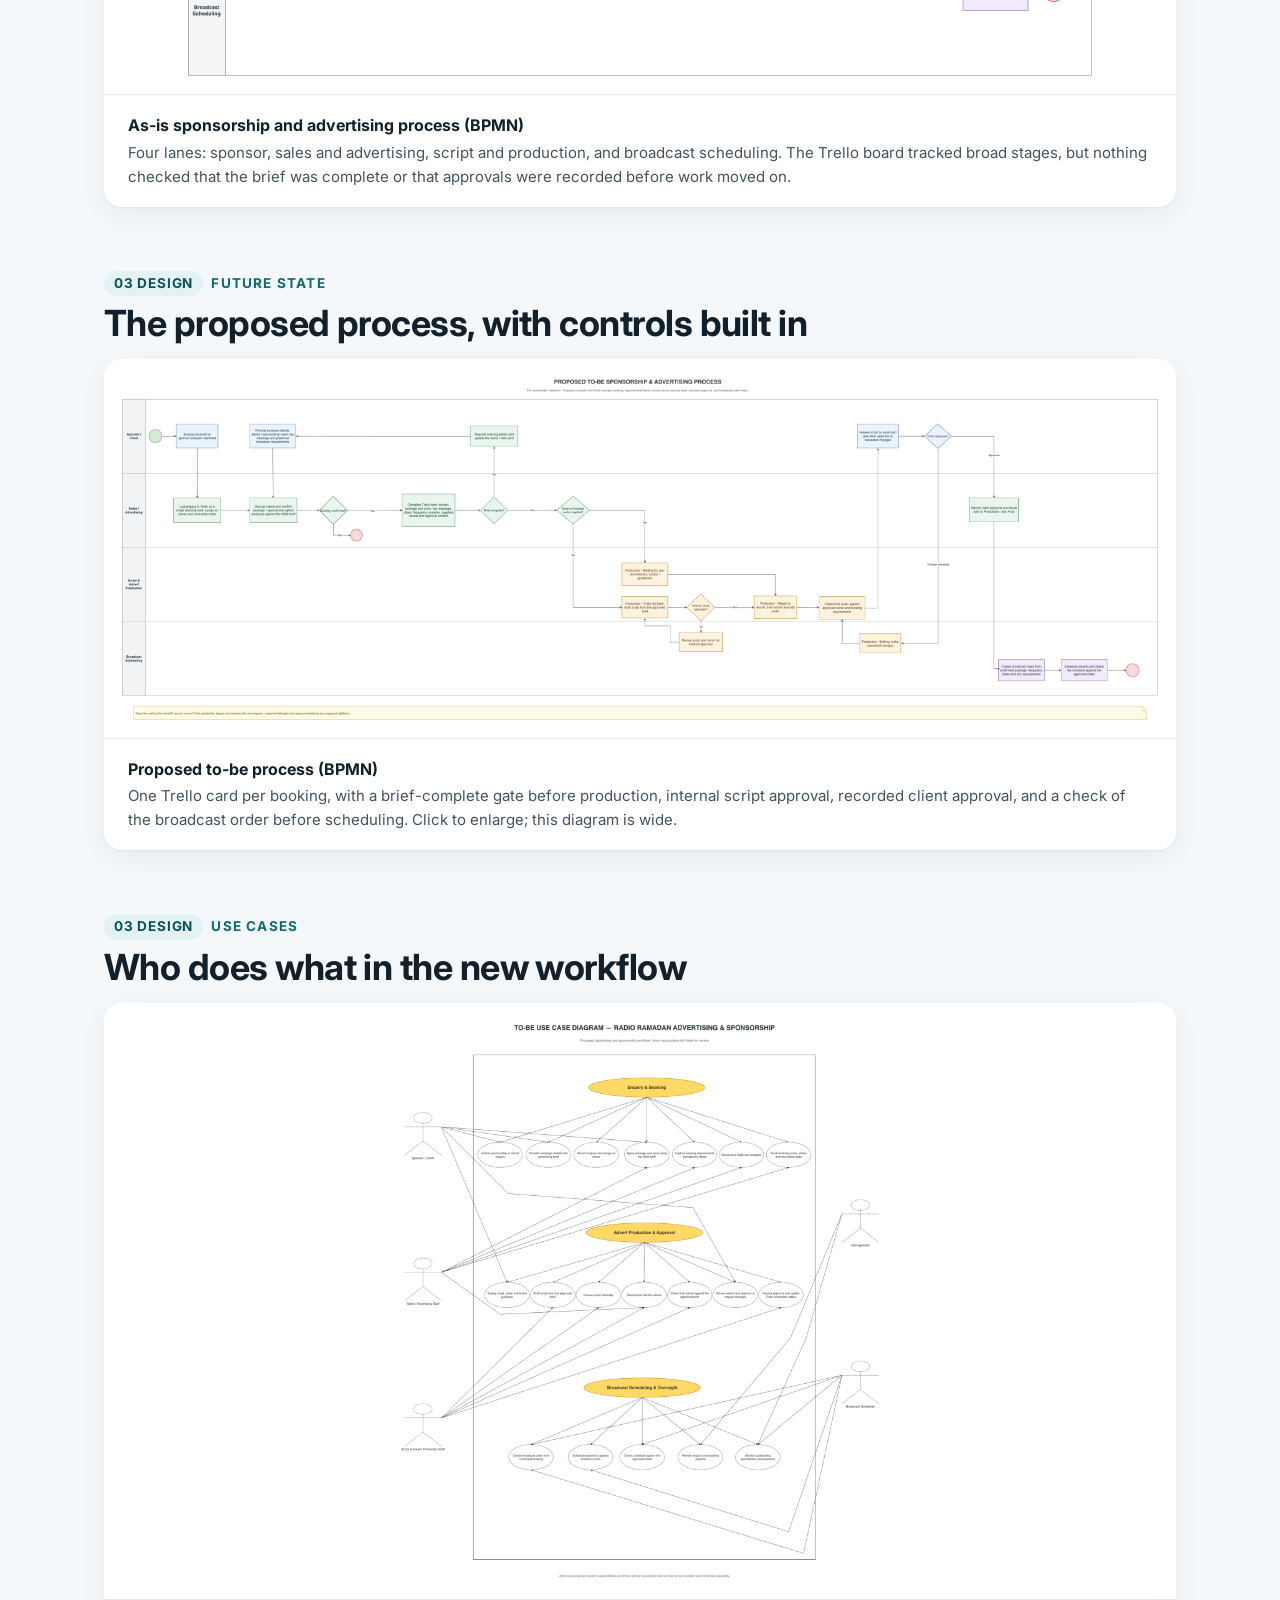
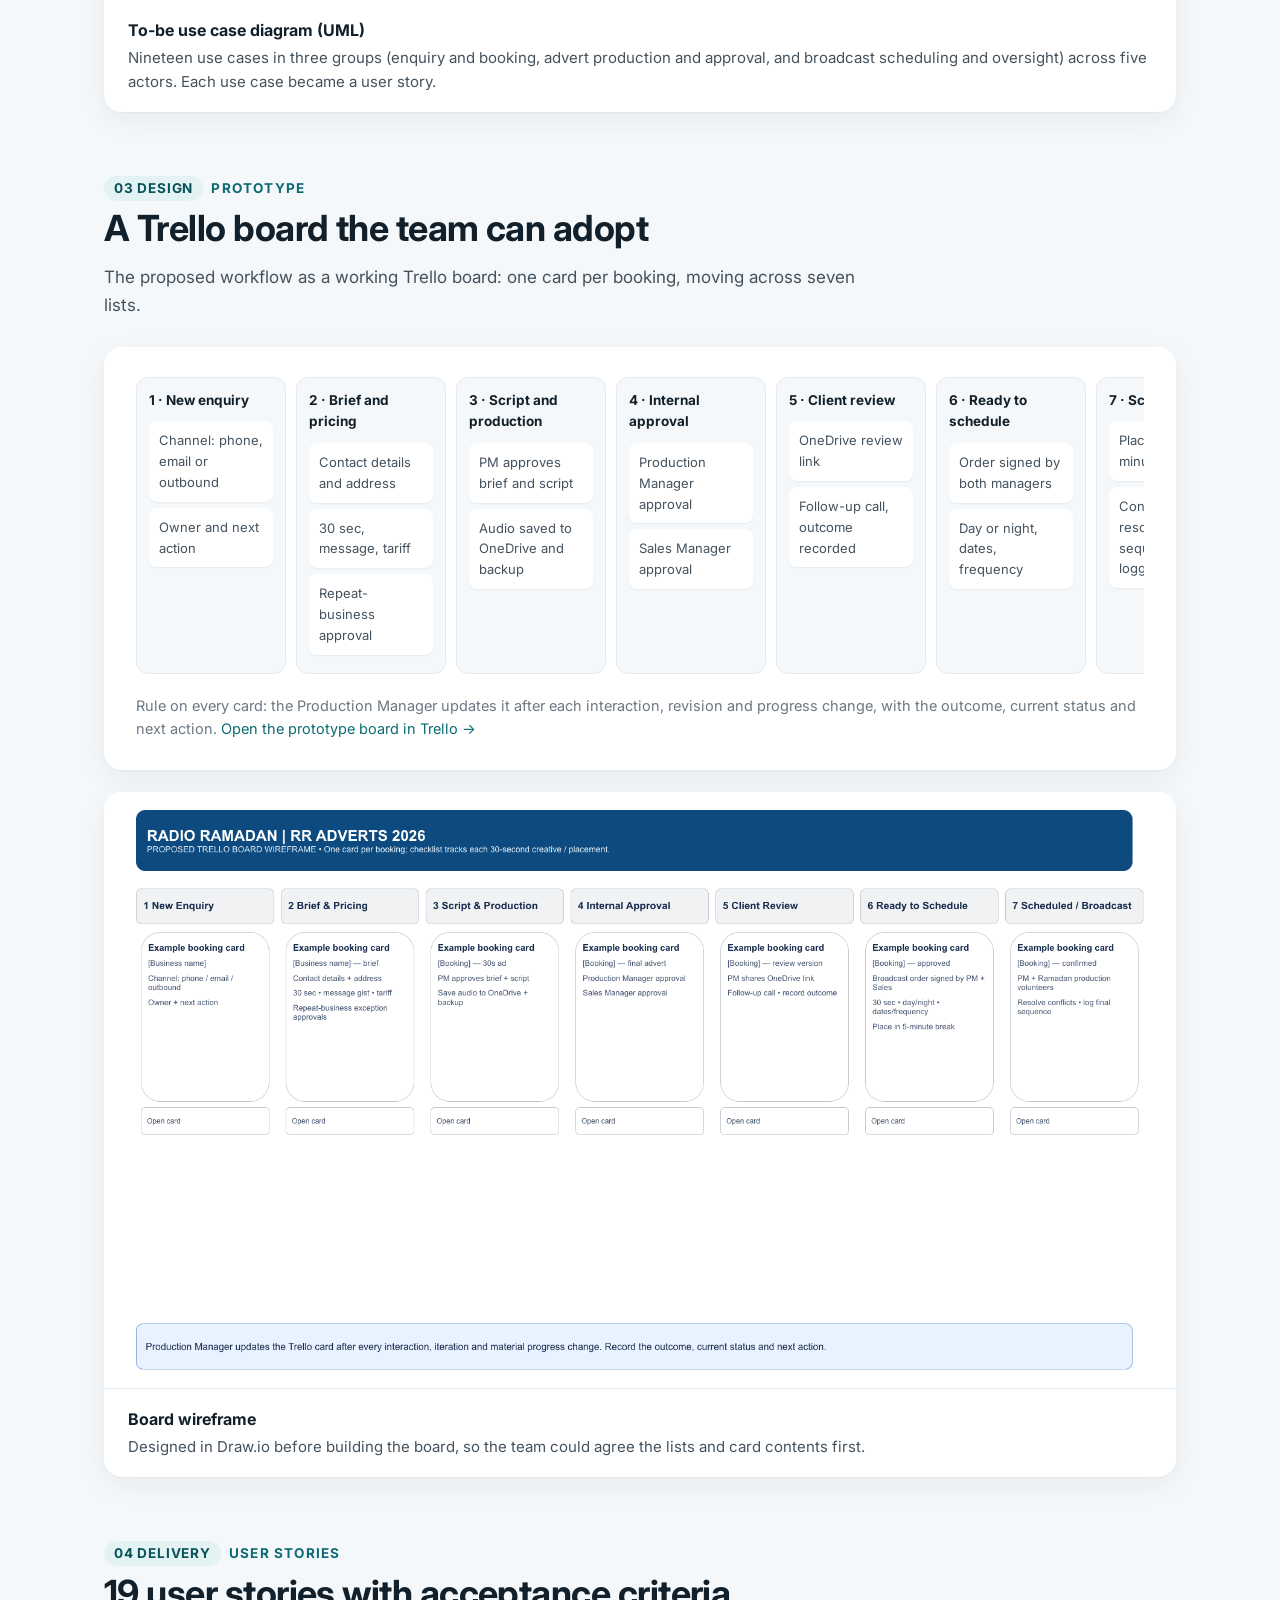
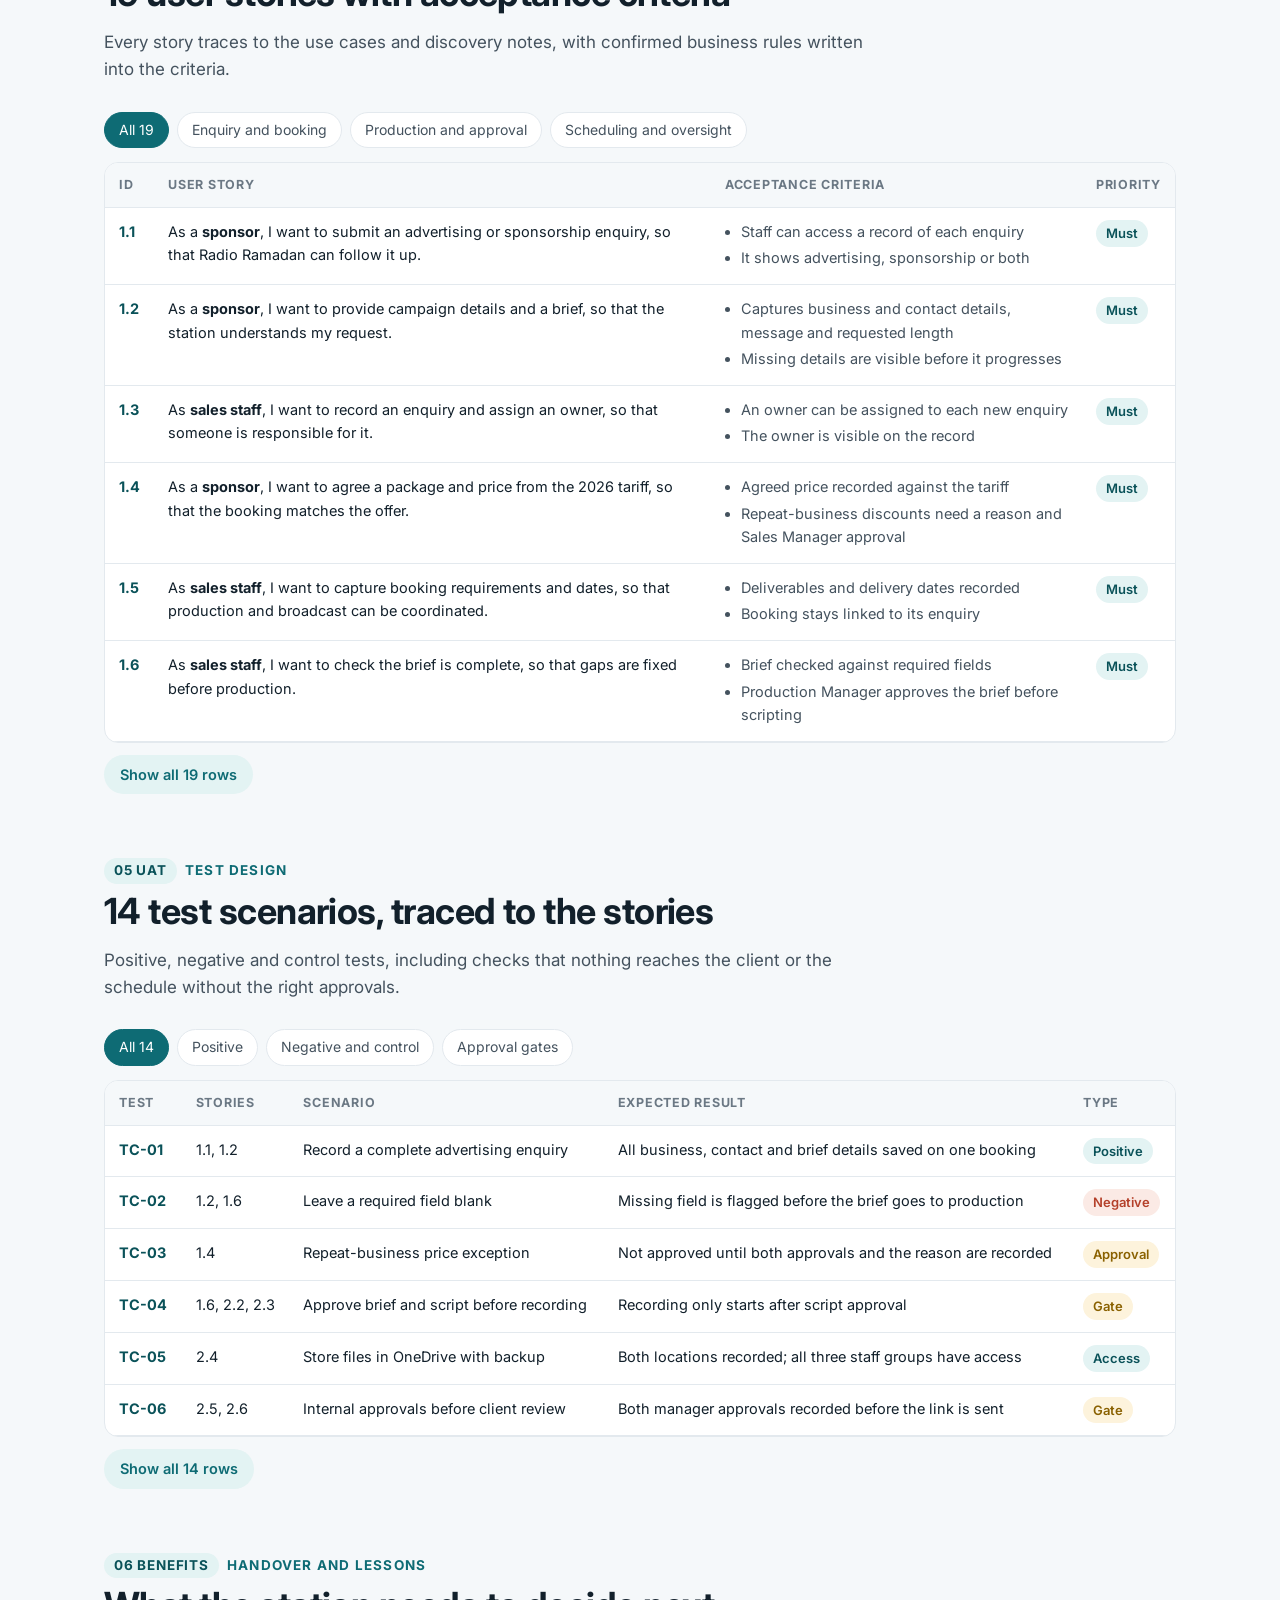
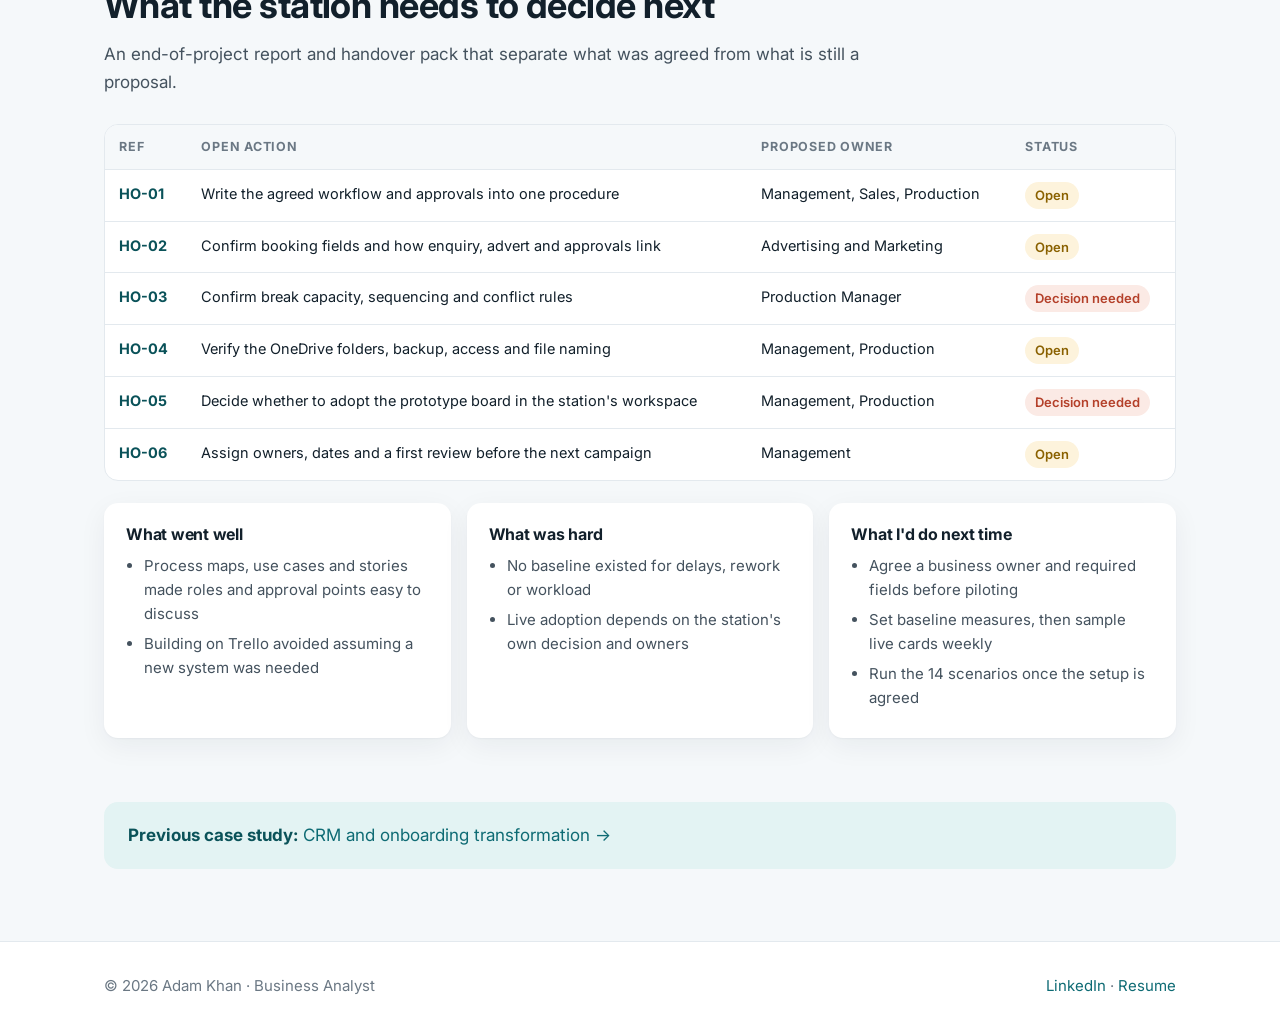
<file: radio-ramadan.html>
<!doctype html>
<html lang="en-GB">
<head>
<meta charset="utf-8">
<meta name="viewport" content="width=device-width, initial-scale=1">
<title>Radio Ramadan Workflow | Adam Khan</title>
<meta name="description" content="Case study: redesigning the advertising and sponsorship workflow at Radio Ramadan, from discovery to user stories, test scenarios and a Trello prototype.">
<link rel="preconnect" href="https://fonts.googleapis.com">
<link rel="preconnect" href="https://fonts.gstatic.com" crossorigin>
<link href="https://fonts.googleapis.com/css2?family=Inter:wght@400;500;600;700;800&display=swap" rel="stylesheet">
<link rel="stylesheet" href="styles.css?v=4">
</head>
<body>

<header class="site-header">
  <div class="wrap">
    <a class="logo" href="index.html">Adam Khan</a>
    <button class="nav-toggle" aria-expanded="false" aria-controls="nav">Menu</button>
    <nav class="nav" id="nav">
      <a href="index.html">Portfolio</a>
      <a href="caldwell.html">CRM project</a>
      <a href="radio-ramadan.html" aria-current="page">Radio Ramadan</a>
      <a href="resume.html">Resume</a>
    </nav>
  </div>
</header>

<div class="hero short">
  <div class="wrap">
    <span class="pill">Volunteer Business Analyst · Radio Ramadan UK</span>
    <h1>Advertising and sponsorship workflow</h1>
    <p class="lede">A community radio station sells advertising to local businesses for its Ramadan broadcasts. Every advert passes through sales, scripting, production, client approval and scheduling, and the hand-offs were hard to see.</p>
  </div>
</div>

<div class="wrap">
  <article class="card lift">
    <span class="tag soft">Project summary</span>
    <h2>My role: discovery through to test design and handover</h2>
    <p class="intro">I gathered requirements from management, sponsors and the production team, mapped the current and proposed process, and wrote a business case for standardising the station's existing Trello board. I then defined the user stories and test scenarios, and built a working Trello prototype of the new workflow.</p>
    <div class="stats">
      <div class="stat"><b>7</b><span>Process stages mapped</span></div>
      <div class="stat"><b>19</b><span>User stories across 3 epics</span></div>
      <div class="stat"><b>14</b><span>Test scenarios traced to stories</span></div>
      <div class="stat"><b>6</b><span>Handover actions</span></div>
    </div>
    <dl class="meta">
      <div><dt>Organisation</dt><dd>Radio Ramadan, Glasgow</dd></div>
      <div><dt>When</dt><dd>June to December 2025</dd></div>
      <div><dt>Status</dt><dd>Recommendation made; pilot pending</dd></div>
      <div><dt>Tools</dt><dd>Draw.io, Trello, Excel, Word</dd></div>
    </dl>
  </article>
</div>

<div class="wrap">
  <div class="phase-strip" aria-label="Lifecycle at a glance">
    <a class="ps-item" href="#discovery"><span class="lc-badge">01</span><span class="ps-name">Initiation</span><span class="ps-what">Discovery, business case</span><span class="chip pass">Done</span></a>
    <a class="ps-item" href="#as-is"><span class="lc-badge">02</span><span class="ps-name">Planning</span><span class="ps-what">As-is advertising process</span><span class="chip pass">Done</span></a>
    <a class="ps-item" href="#to-be"><span class="lc-badge">03</span><span class="ps-name">Design</span><span class="ps-what">To-be process, use cases, Trello prototype</span><span class="chip pass">Done</span></a>
    <a class="ps-item" href="#stories"><span class="lc-badge">04</span><span class="ps-name">Delivery</span><span class="ps-what">19 user stories</span><span class="chip pass">Done</span></a>
    <a class="ps-item" href="#tests"><span class="lc-badge">05</span><span class="ps-name">UAT</span><span class="ps-what">14 scenarios designed, not yet run</span><span class="chip pending">Designed, not run</span></a>
    <a class="ps-item" href="#handover"><span class="lc-badge">06</span><span class="ps-name">Benefits</span><span class="ps-what">Baseline measures proposed</span><span class="chip muted">Pending pilot</span></a>
  </div>
</div>

<nav class="subnav" aria-label="Sections">
  <div class="wrap">
    <a href="#discovery">Discovery</a>
    <a href="#business-case">Business case</a>
    <a href="#as-is">As-is process</a>
    <a href="#to-be">To-be process</a>
    <a href="#use-case">Use cases</a>
    <a href="#prototype">Trello prototype</a>
    <a href="#stories">User stories</a>
    <a href="#tests">Test scenarios</a>
    <a href="#handover">Handover</a>
  </div>
</nav>

<main class="wrap">

  <section id="discovery">
    <p class="eyebrow"><a class="phase-tag" href="index.html#lc-initiation">01 Initiation</a>Discovery</p>
    <h2 class="section-title">Seven stages, five roles, many hand-offs</h2>
    <p class="section-lede">Enquiries arrived by phone, email or outbound sales, then passed through seven stages to broadcast.</p>
    <p class="lc-label">The journey of an advert</p>
    <ol class="lc-steps flow-steps">
      <li><span class="lc-step-ic"><svg class="ic" viewBox="0 0 24 24" fill="none" stroke="currentColor" stroke-width="1.8" stroke-linecap="round" stroke-linejoin="round" aria-hidden="true"><circle cx="12" cy="8" r="4"/><path d="M4 21c0-4.4 3.6-7 8-7s8 2.6 8 7"/></svg></span><span class="lc-step-n">1</span><span class="lc-step-t">Enquiry</span></li>
      <li><span class="lc-step-ic"><svg class="ic" viewBox="0 0 24 24" fill="none" stroke="currentColor" stroke-width="1.8" stroke-linecap="round" stroke-linejoin="round" aria-hidden="true"><rect x="5" y="4" width="14" height="17" rx="2"/><path d="M9 4V2.8h6V4"/><path d="M9 11h6M9 15h4"/></svg></span><span class="lc-step-n">2</span><span class="lc-step-t">Brief</span></li>
      <li><span class="lc-step-ic"><svg class="ic" viewBox="0 0 24 24" fill="none" stroke="currentColor" stroke-width="1.8" stroke-linecap="round" stroke-linejoin="round" aria-hidden="true"><path d="M4 20h4L19 9l-4-4L4 16z"/><path d="m13 7 4 4"/></svg></span><span class="lc-step-n">3</span><span class="lc-step-t">Script</span></li>
      <li><span class="lc-step-ic"><svg class="ic" viewBox="0 0 24 24" fill="none" stroke="currentColor" stroke-width="1.8" stroke-linecap="round" stroke-linejoin="round" aria-hidden="true"><rect x="9" y="3" width="6" height="11" rx="3"/><path d="M5 11a7 7 0 0 0 14 0M12 18v3"/></svg></span><span class="lc-step-n">4</span><span class="lc-step-t">Record</span></li>
      <li><span class="lc-step-ic"><svg class="ic" viewBox="0 0 24 24" fill="none" stroke="currentColor" stroke-width="1.8" stroke-linecap="round" stroke-linejoin="round" aria-hidden="true"><rect x="3" y="3" width="18" height="18" rx="3"/><path d="m8 12 3 3 5-6"/></svg></span><span class="lc-step-n">5</span><span class="lc-step-t">Client review</span></li>
      <li><span class="lc-step-ic"><svg class="ic" viewBox="0 0 24 24" fill="none" stroke="currentColor" stroke-width="1.8" stroke-linecap="round" stroke-linejoin="round" aria-hidden="true"><rect x="3" y="5" width="18" height="16" rx="2"/><path d="M3 10h18M8 3v4M16 3v4"/></svg></span><span class="lc-step-n">6</span><span class="lc-step-t">Broadcast order</span></li>
      <li><span class="lc-step-ic"><svg class="ic" viewBox="0 0 24 24" fill="none" stroke="currentColor" stroke-width="1.8" stroke-linecap="round" stroke-linejoin="round" aria-hidden="true"><circle cx="12" cy="12" r="2"/><path d="M8.5 8.5a5 5 0 0 0 0 7M15.5 8.5a5 5 0 0 1 0 7M5.6 5.6a9 9 0 0 0 0 12.8M18.4 5.6a9 9 0 0 1 0 12.8"/></svg></span><span class="lc-step-n">7</span><span class="lc-step-t">On air</span></li>
    </ol>
    <p class="lc-label">What the team couldn’t easily see</p>
    <div class="tiles">
      <div class="tile"><span class="tile-ic"><svg class="ic" viewBox="0 0 24 24" fill="none" stroke="currentColor" stroke-width="1.8" stroke-linecap="round" stroke-linejoin="round" aria-hidden="true"><circle cx="12" cy="12" r="9"/><path d="M9.5 9.5a2.5 2.5 0 1 1 3.5 2.3c-.7.3-1 .9-1 1.7v.5"/><path d="M12 17h.01"/></svg></span><b>Who said yes</b><span>Which enquiries had agreed to go ahead.</span></div>
      <div class="tile"><span class="tile-ic"><svg class="ic" viewBox="0 0 24 24" fill="none" stroke="currentColor" stroke-width="1.8" stroke-linecap="round" stroke-linejoin="round" aria-hidden="true"><path d="M4 20h4L19 9l-4-4L4 16z"/><path d="m13 7 4 4"/></svg></span><b>Script status</b><span>Waiting, in review or approved.</span></div>
      <div class="tile"><span class="tile-ic"><svg class="ic" viewBox="0 0 24 24" fill="none" stroke="currentColor" stroke-width="1.8" stroke-linecap="round" stroke-linejoin="round" aria-hidden="true"><rect x="3" y="3" width="18" height="18" rx="3"/><path d="m8 12 3 3 5-6"/></svg></span><b>Client sign-off</b><span>Approved, or changes requested.</span></div>
      <div class="tile"><span class="tile-ic"><svg class="ic" viewBox="0 0 24 24" fill="none" stroke="currentColor" stroke-width="1.8" stroke-linecap="round" stroke-linejoin="round" aria-hidden="true"><circle cx="12" cy="12" r="9"/><path d="M12 7v5l3 2"/></svg></span><b>Deadlines</b><span>Dates that later stages depended on.</span></div>
      <div class="tile"><span class="tile-ic"><svg class="ic" viewBox="0 0 24 24" fill="none" stroke="currentColor" stroke-width="1.8" stroke-linecap="round" stroke-linejoin="round" aria-hidden="true"><rect x="3" y="5" width="18" height="16" rx="2"/><path d="M3 10h18M8 3v4M16 3v4"/></svg></span><b>Broadcast details</b><span>Dates and frequency for each advert.</span></div>
    </div>
    <p class="note-line">Sources: discovery notes, the 2026 sales report and tariff, and the team’s Trello board. A sample card with an unticked approval checklist was early evidence that sign-off wasn’t being recorded.</p>
  </section>

  <section id="business-case">
    <p class="eyebrow"><a class="phase-tag" href="index.html#lc-initiation">01 Initiation</a>Business case</p>
    <h2 class="section-title">Fix the tool they already use</h2>
    <p class="section-lede">Three options compared on fit, benefit, effort and cost, with benefits to be measured in a pilot rather than claimed.</p>
    <div class="options">
      <div class="option">
        <h4>1 · Keep the current approach</h4>
        <p>No setup effort, but ownership, deadlines and approval checks stay unclear.</p>
      </div>
      <div class="option pick">
        <span class="chip pass">Recommended</span>
        <h4 style="margin-top:8px">2 · Standardise the existing Trello workflow</h4>
        <p>Agree card fields, a named owner, next action and due date, and stage checklists for requirements and approvals. Builds on a tool the team already knows.</p>
      </div>
      <div class="option">
        <h4>3 · Introduce a separate system</h4>
        <p>Could add reporting and automation, but needs selection, migration, training and subscriptions. The evidence did not justify it for one campaign.</p>
      </div>
    </div>
  </section>

  <section id="as-is">
    <p class="eyebrow"><a class="phase-tag" href="index.html#lc-planning">02 Planning</a>Current state</p>
    <h2 class="section-title">How it worked before</h2>
    <figure class="figure">
      <div class="img-wrap" data-zoom><img src="assets/radio-ramadan/as-is-process.png" alt="As-is BPMN swimlane of the Radio Ramadan sponsorship and advertising process" loading="lazy"></div>
      <figcaption><b>As-is sponsorship and advertising process (BPMN)</b>Four lanes: sponsor, sales and advertising, script and production, and broadcast scheduling. The Trello board tracked broad stages, but nothing checked that the brief was complete or that approvals were recorded before work moved on.</figcaption>
    </figure>
  </section>

  <section id="to-be">
    <p class="eyebrow"><a class="phase-tag" href="index.html#lc-design">03 Design</a>Future state</p>
    <h2 class="section-title">The proposed process, with controls built in</h2>
    <figure class="figure">
      <div class="img-wrap" data-zoom><img src="assets/radio-ramadan/to-be-process.png" alt="Proposed to-be BPMN swimlane for sponsorship and advertising" loading="lazy"></div>
      <figcaption><b>Proposed to-be process (BPMN)</b>One Trello card per booking, with a brief-complete gate before production, internal script approval, recorded client approval, and a check of the broadcast order before scheduling. Click to enlarge; this diagram is wide.</figcaption>
    </figure>
  </section>

  <section id="use-case">
    <p class="eyebrow"><a class="phase-tag" href="index.html#lc-design">03 Design</a>Use cases</p>
    <h2 class="section-title">Who does what in the new workflow</h2>
    <figure class="figure">
      <div class="img-wrap" data-zoom><img src="assets/radio-ramadan/to-be-use-case.png" alt="To-be UML use case diagram for Radio Ramadan advertising and sponsorship" loading="lazy"></div>
      <figcaption><b>To-be use case diagram (UML)</b>Nineteen use cases in three groups (enquiry and booking, advert production and approval, and broadcast scheduling and oversight) across five actors. Each use case became a user story.</figcaption>
    </figure>
  </section>

  <section id="prototype">
    <p class="eyebrow"><a class="phase-tag" href="index.html#lc-design">03 Design</a>Prototype</p>
    <h2 class="section-title">A Trello board the team can adopt</h2>
    <p class="section-lede">The proposed workflow as a working Trello board: one card per booking, moving across seven lists.</p>
    <div class="panel">
      <div class="board">
        <div class="col"><h5>1 · New enquiry</h5><div>Channel: phone, email or outbound</div><div>Owner and next action</div></div>
        <div class="col"><h5>2 · Brief and pricing</h5><div>Contact details and address</div><div>30 sec, message, tariff</div><div>Repeat-business approval</div></div>
        <div class="col"><h5>3 · Script and production</h5><div>PM approves brief and script</div><div>Audio saved to OneDrive and backup</div></div>
        <div class="col"><h5>4 · Internal approval</h5><div>Production Manager approval</div><div>Sales Manager approval</div></div>
        <div class="col"><h5>5 · Client review</h5><div>OneDrive review link</div><div>Follow-up call, outcome recorded</div></div>
        <div class="col"><h5>6 · Ready to schedule</h5><div>Order signed by both managers</div><div>Day or night, dates, frequency</div></div>
        <div class="col"><h5>7 · Scheduled</h5><div>Placed in five-minute break</div><div>Conflicts resolved, sequence logged</div></div>
      </div>
      <p class="note">Rule on every card: the Production Manager updates it after each interaction, revision and progress change, with the outcome, current status and next action. <a href="https://trello.com/b/SWzuSG7S/radio-ramadan-adverts-sponsorship-workflow">Open the prototype board in Trello →</a></p>
    </div>
    <figure class="figure" style="margin-top:22px">
      <div class="img-wrap" data-zoom><img src="assets/radio-ramadan/trello-board.png" alt="Wireframe of the proposed RR Adverts 2026 Trello board" loading="lazy"></div>
      <figcaption><b>Board wireframe</b>Designed in Draw.io before building the board, so the team could agree the lists and card contents first.</figcaption>
    </figure>
  </section>

  <section id="stories">
    <p class="eyebrow"><a class="phase-tag" href="index.html#lc-delivery">04 Delivery</a>User stories</p>
    <h2 class="section-title">19 user stories with acceptance criteria</h2>
    <p class="section-lede">Every story traces to the use cases and discovery notes, with confirmed business rules written into the criteria.</p>
    <div class="filters" data-for="rr-stories">
      <button data-filter="all" aria-pressed="true">All 19</button>
      <button data-filter="e1" aria-pressed="false">Enquiry and booking</button>
      <button data-filter="e2" aria-pressed="false">Production and approval</button>
      <button data-filter="e3" aria-pressed="false">Scheduling and oversight</button>
    </div>
    <div class="table-scroll">
      <table id="rr-stories" data-collapse="6">
        <thead><tr><th>ID</th><th>User story</th><th>Acceptance criteria</th><th>Priority</th></tr></thead>
        <tbody>
          <tr data-group="e1"><td class="id">1.1</td><td>As a <b>sponsor</b>, I want to submit an advertising or sponsorship enquiry, so that Radio Ramadan can follow it up.</td><td><ul class="ac"><li>Staff can access a record of each enquiry</li><li>It shows advertising, sponsorship or both</li></ul></td><td><span class="chip">Must</span></td></tr>
          <tr data-group="e1"><td class="id">1.2</td><td>As a <b>sponsor</b>, I want to provide campaign details and a brief, so that the station understands my request.</td><td><ul class="ac"><li>Captures business and contact details, message and requested length</li><li>Missing details are visible before it progresses</li></ul></td><td><span class="chip">Must</span></td></tr>
          <tr data-group="e1"><td class="id">1.3</td><td>As <b>sales staff</b>, I want to record an enquiry and assign an owner, so that someone is responsible for it.</td><td><ul class="ac"><li>An owner can be assigned to each new enquiry</li><li>The owner is visible on the record</li></ul></td><td><span class="chip">Must</span></td></tr>
          <tr data-group="e1"><td class="id">1.4</td><td>As a <b>sponsor</b>, I want to agree a package and price from the 2026 tariff, so that the booking matches the offer.</td><td><ul class="ac"><li>Agreed price recorded against the tariff</li><li>Repeat-business discounts need a reason and Sales Manager approval</li></ul></td><td><span class="chip">Must</span></td></tr>
          <tr data-group="e1"><td class="id">1.5</td><td>As <b>sales staff</b>, I want to capture booking requirements and dates, so that production and broadcast can be coordinated.</td><td><ul class="ac"><li>Deliverables and delivery dates recorded</li><li>Booking stays linked to its enquiry</li></ul></td><td><span class="chip">Must</span></td></tr>
          <tr data-group="e1"><td class="id">1.6</td><td>As <b>sales staff</b>, I want to check the brief is complete, so that gaps are fixed before production.</td><td><ul class="ac"><li>Brief checked against required fields</li><li>Production Manager approves the brief before scripting</li></ul></td><td><span class="chip">Must</span></td></tr>
          <tr data-group="e1"><td class="id">1.7</td><td>As <b>sales staff</b>, I want to track each booking's owner, status and next action date, so that I can see what needs attention.</td><td><ul class="ac"><li>Owner, status and next action date shown</li><li>Overdue next actions can be identified</li></ul></td><td><span class="chip">Must</span></td></tr>
          <tr data-group="e2"><td class="id">2.1</td><td>As a <b>sponsor</b>, I want to give the general message and length of my advert, so that a suitable script can be written.</td><td><ul class="ac"><li>Message and length captured on the booking</li><li>Length checked against available segment time</li></ul></td><td><span class="chip">Must</span></td></tr>
          <tr data-group="e2"><td class="id">2.2</td><td>As <b>production staff</b>, I want to draft a script from the approved brief, so that the advert matches the campaign.</td><td><ul class="ac"><li>Script reflects the message and agreed length</li><li>Submitted for Production Manager approval before recording</li></ul></td><td><span class="chip">Must</span></td></tr>
          <tr data-group="e2"><td class="id">2.3</td><td>As the <b>Production Manager</b>, I want to review scripts internally, so that issues are fixed before recording.</td><td><ul class="ac"><li>Approval or changes recorded per script version</li><li>No recording until the script is approved</li></ul></td><td><span class="chip">Must</span></td></tr>
          <tr data-group="e2"><td class="id">2.4</td><td>As <b>production staff</b>, I want to record and edit the advert, so that audio is produced from the approved script.</td><td><ul class="ac"><li>Recording linked to the booking and script</li><li>Files stored in OneDrive and a backup, with role-based access</li></ul></td><td><span class="chip">Must</span></td></tr>
          <tr data-group="e2"><td class="id">2.5</td><td>As the <b>Production and Sales Managers</b>, we want to check the final advert against the brief, so that problems are caught before the client sees it.</td><td><ul class="ac"><li>Both managers approve before client review</li><li>Both decisions recorded</li></ul></td><td><span class="chip">Must</span></td></tr>
          <tr data-group="e2"><td class="id">2.6</td><td>As a <b>sponsor</b>, I want to review the advert and approve it or request changes, so that nothing airs without my review.</td><td><ul class="ac"><li>Production Manager shares a OneDrive review link</li><li>Follow-up call; decision recorded against the version</li></ul></td><td><span class="chip">Must</span></td></tr>
          <tr data-group="e2"><td class="id">2.7</td><td>As the <b>Production Manager</b>, I want to record approval and update the Trello card, so that the team knows it is ready to schedule.</td><td><ul class="ac"><li>Approved version recorded</li><li>Card updated after every interaction, revision and progress change</li></ul></td><td><span class="chip">Must</span></td></tr>
          <tr data-group="e3"><td class="id">3.1</td><td>As a <b>broadcast scheduler</b>, I want to create a broadcast order from a confirmed booking, so that scheduling uses agreed details.</td><td><ul class="ac"><li>Order shows 30-second length, time of day, dates, frequency and break placement</li><li>Signed off by both managers</li></ul></td><td><span class="chip">Must</span></td></tr>
          <tr data-group="e3"><td class="id">3.2</td><td>As a <b>broadcast scheduler</b>, I want to schedule adverts into agreed slots, so that delivery follows the order.</td><td><ul class="ac"><li>Adverts run back to back in the five-minute break</li><li>Day or night timing and sequence recorded; conflicts resolved</li></ul></td><td><span class="chip">Must</span></td></tr>
          <tr data-group="e3"><td class="id">3.3</td><td>As a <b>broadcast scheduler</b>, I want to check the schedule against the order, so that mismatches are fixed before broadcast.</td><td><ul class="ac"><li>Planned sequence compared with the approved order</li><li>Final schedule recorded with approvals kept</li></ul></td><td><span class="chip">Must</span></td></tr>
          <tr data-group="e3"><td class="id">3.4</td><td>As a <b>manager</b>, I want to review the enquiry and booking pipeline, so that I can see where follow-up is needed.</td><td><ul class="ac"><li>Reviewed at the weekly catch-up</li><li>Actions recorded with owner and due date</li></ul></td><td><span class="chip muted">Should</span></td></tr>
          <tr data-group="e3"><td class="id">3.5</td><td>As a <b>manager</b>, I want to monitor outstanding deliverables and deadlines, so that overdue work is chased.</td><td><ul class="ac"><li>Deadlines reviewed weekly</li><li>Overdue items linked to an owner and action</li></ul></td><td><span class="chip muted">Should</span></td></tr>
        </tbody>
      </table>
    </div>
  </section>

  <section id="tests">
    <p class="eyebrow"><a class="phase-tag" href="index.html#lc-uat">05 UAT</a>Test design</p>
    <h2 class="section-title">14 test scenarios, traced to the stories</h2>
    <p class="section-lede">Positive, negative and control tests, including checks that nothing reaches the client or the schedule without the right approvals.</p>
    <div class="filters" data-for="rr-tests">
      <button data-filter="all" aria-pressed="true">All 14</button>
      <button data-filter="pos" aria-pressed="false">Positive</button>
      <button data-filter="neg" aria-pressed="false">Negative and control</button>
      <button data-filter="gate" aria-pressed="false">Approval gates</button>
    </div>
    <div class="table-scroll">
      <table id="rr-tests" data-collapse="6">
        <thead><tr><th>Test</th><th>Stories</th><th>Scenario</th><th>Expected result</th><th>Type</th></tr></thead>
        <tbody>
          <tr data-group="pos"><td class="id">TC-01</td><td>1.1, 1.2</td><td>Record a complete advertising enquiry</td><td>All business, contact and brief details saved on one booking</td><td><span class="chip">Positive</span></td></tr>
          <tr data-group="neg"><td class="id">TC-02</td><td>1.2, 1.6</td><td>Leave a required field blank</td><td>Missing field is flagged before the brief goes to production</td><td><span class="chip fail">Negative</span></td></tr>
          <tr data-group="gate"><td class="id">TC-03</td><td>1.4</td><td>Repeat-business price exception</td><td>Not approved until both approvals and the reason are recorded</td><td><span class="chip pending">Approval</span></td></tr>
          <tr data-group="gate"><td class="id">TC-04</td><td>1.6, 2.2, 2.3</td><td>Approve brief and script before recording</td><td>Recording only starts after script approval</td><td><span class="chip pending">Gate</span></td></tr>
          <tr data-group="pos"><td class="id">TC-05</td><td>2.4</td><td>Store files in OneDrive with backup</td><td>Both locations recorded; all three staff groups have access</td><td><span class="chip">Access</span></td></tr>
          <tr data-group="gate"><td class="id">TC-06</td><td>2.5, 2.6</td><td>Internal approvals before client review</td><td>Both manager approvals recorded before the link is sent</td><td><span class="chip pending">Gate</span></td></tr>
          <tr data-group="pos"><td class="id">TC-07</td><td>2.6, 2.7</td><td>Client approves or requests changes</td><td>Decision linked to the version; changes keep it in review</td><td><span class="chip">Revision</span></td></tr>
          <tr data-group="pos"><td class="id">TC-08</td><td>2.7</td><td>Update Trello after each interaction</td><td>Card shows each update, status and next action</td><td><span class="chip">Records</span></td></tr>
          <tr data-group="pos"><td class="id">TC-09</td><td>3.1</td><td>Create and approve a broadcast order</td><td>All fields present; both managers sign before scheduling</td><td><span class="chip">Positive</span></td></tr>
          <tr data-group="pos"><td class="id">TC-10</td><td>3.2</td><td>Schedule adverts in a five-minute break</td><td>30-second adverts in order, then normal programming resumes</td><td><span class="chip">Boundary</span></td></tr>
          <tr data-group="neg"><td class="id">TC-11</td><td>3.2, 3.3</td><td>Two adverts compete for one slot</td><td>Conflict resolved by the named roles and recorded</td><td><span class="chip fail">Exception</span></td></tr>
          <tr data-group="pos"><td class="id">TC-12</td><td>3.4, 3.5</td><td>Weekly pipeline and deadline review</td><td>Overdue work identified; actions get owners and dates</td><td><span class="chip">Reporting</span></td></tr>
          <tr data-group="neg gate"><td class="id">TC-13</td><td>2.5, 2.6</td><td>Send to client with only one manager approval</td><td>Blocked until the second approval is recorded</td><td><span class="chip fail">Control</span></td></tr>
          <tr data-group="neg gate"><td class="id">TC-14</td><td>2.6, 3.1, 3.2</td><td>Schedule before client approval</td><td>Advert stays out of "ready to schedule" until the client approves</td><td><span class="chip fail">Control</span></td></tr>
        </tbody>
      </table>
    </div>
  </section>

  <section id="handover">
    <p class="eyebrow"><a class="phase-tag" href="index.html#lc-benefits">06 Benefits</a>Handover and lessons</p>
    <h2 class="section-title">What the station needs to decide next</h2>
    <p class="section-lede">An end-of-project report and handover pack that separate what was agreed from what is still a proposal.</p>
    <div class="table-scroll">
      <table>
        <thead><tr><th>Ref</th><th>Open action</th><th>Proposed owner</th><th>Status</th></tr></thead>
        <tbody>
          <tr><td class="id">HO-01</td><td>Write the agreed workflow and approvals into one procedure</td><td>Management, Sales, Production</td><td><span class="chip pending">Open</span></td></tr>
          <tr><td class="id">HO-02</td><td>Confirm booking fields and how enquiry, advert and approvals link</td><td>Advertising and Marketing</td><td><span class="chip pending">Open</span></td></tr>
          <tr><td class="id">HO-03</td><td>Confirm break capacity, sequencing and conflict rules</td><td>Production Manager</td><td><span class="chip fail">Decision needed</span></td></tr>
          <tr><td class="id">HO-04</td><td>Verify the OneDrive folders, backup, access and file naming</td><td>Management, Production</td><td><span class="chip pending">Open</span></td></tr>
          <tr><td class="id">HO-05</td><td>Decide whether to adopt the prototype board in the station's workspace</td><td>Management, Production</td><td><span class="chip fail">Decision needed</span></td></tr>
          <tr><td class="id">HO-06</td><td>Assign owners, dates and a first review before the next campaign</td><td>Management</td><td><span class="chip pending">Open</span></td></tr>
        </tbody>
      </table>
    </div>
    <div class="lessons" style="margin-top:22px">
      <div><h4>What went well</h4><ul><li>Process maps, use cases and stories made roles and approval points easy to discuss</li><li>Building on Trello avoided assuming a new system was needed</li></ul></div>
      <div><h4>What was hard</h4><ul><li>No baseline existed for delays, rework or workload</li><li>Live adoption depends on the station's own decision and owners</li></ul></div>
      <div><h4>What I'd do next time</h4><ul><li>Agree a business owner and required fields before piloting</li><li>Set baseline measures, then sample live cards weekly</li><li>Run the 14 scenarios once the setup is agreed</li></ul></div>
    </div>
  </section>

  <section>
    <div class="callout"><b>Previous case study:</b> <a href="caldwell.html">CRM and onboarding transformation →</a></div>
  </section>

</main>

<footer class="site-footer">
  <div class="wrap">
    <span>© 2026 Adam Khan · Business Analyst</span>
    <span><a href="https://www.linkedin.com/in/akhans">LinkedIn</a> · <a href="resume.html">Resume</a></span>
  </div>
</footer>
<script src="main.js?v=4"></script>
</body>
</html>
</file>
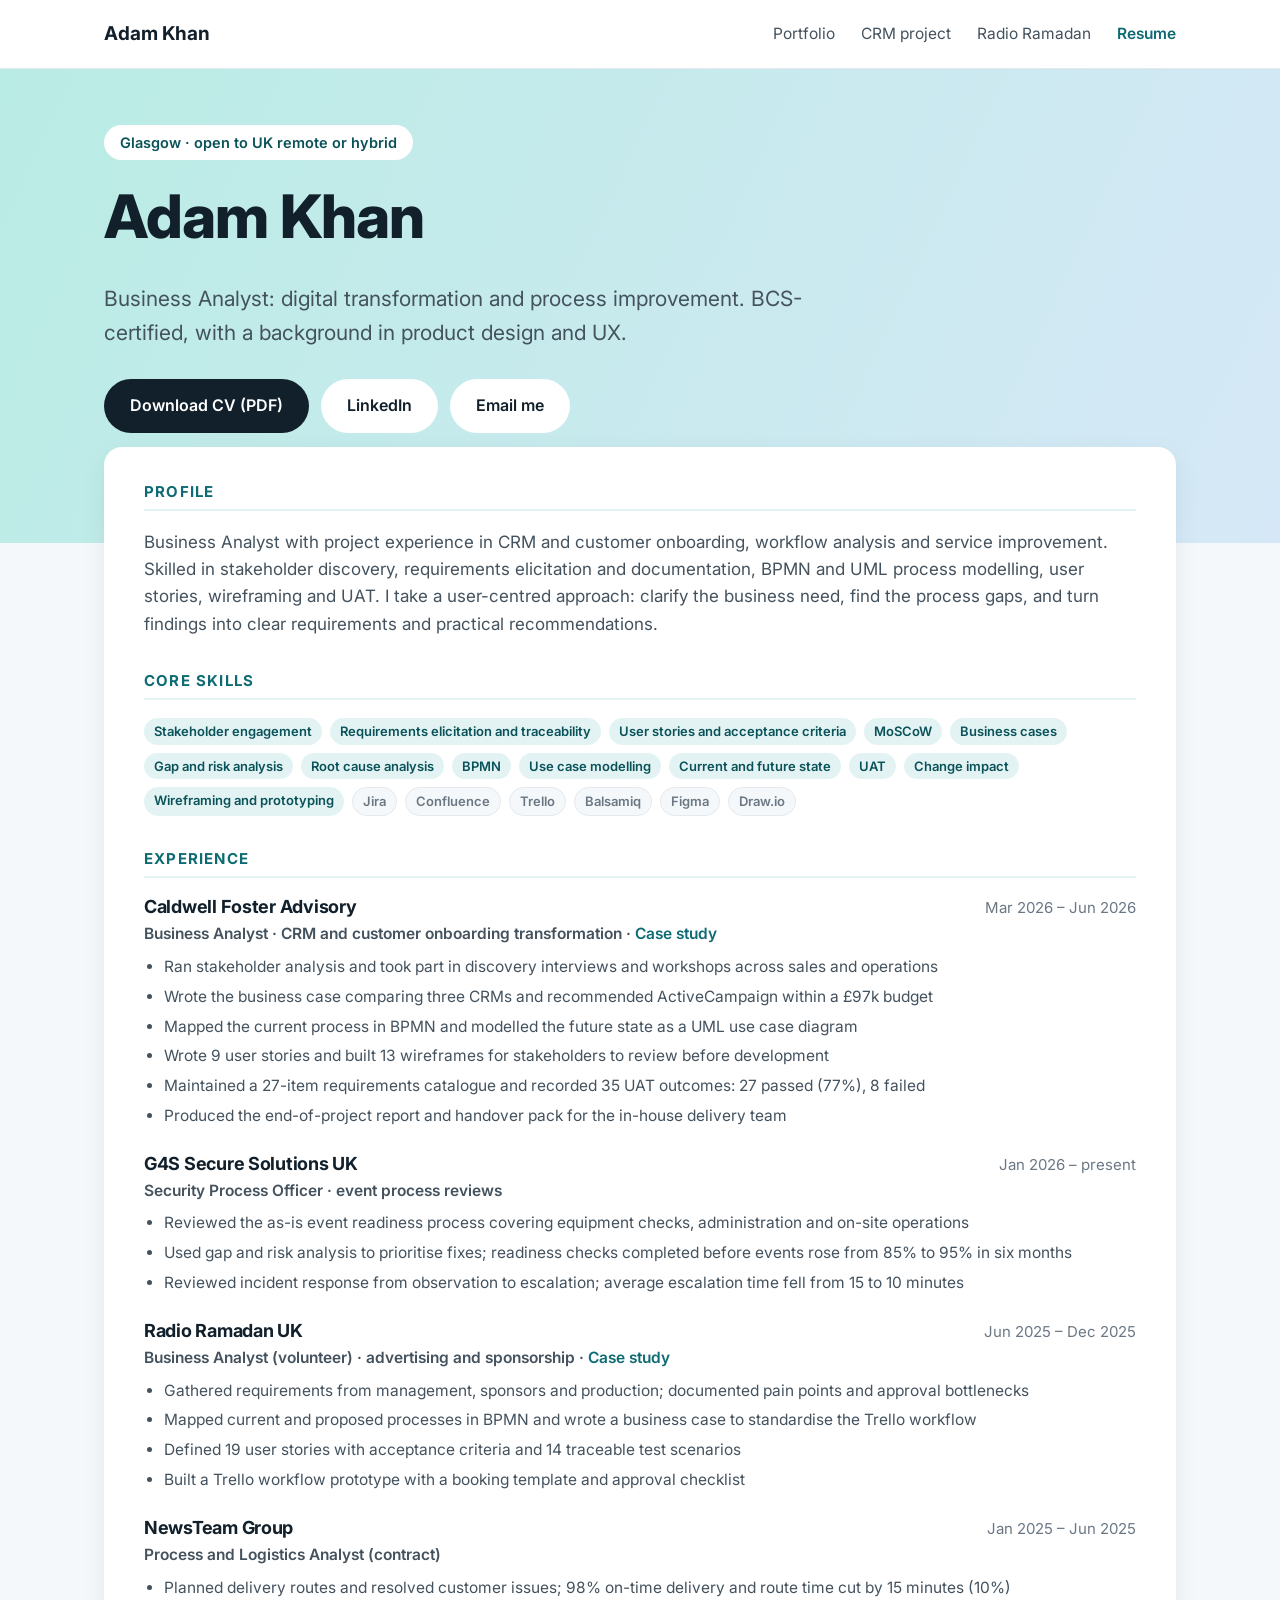
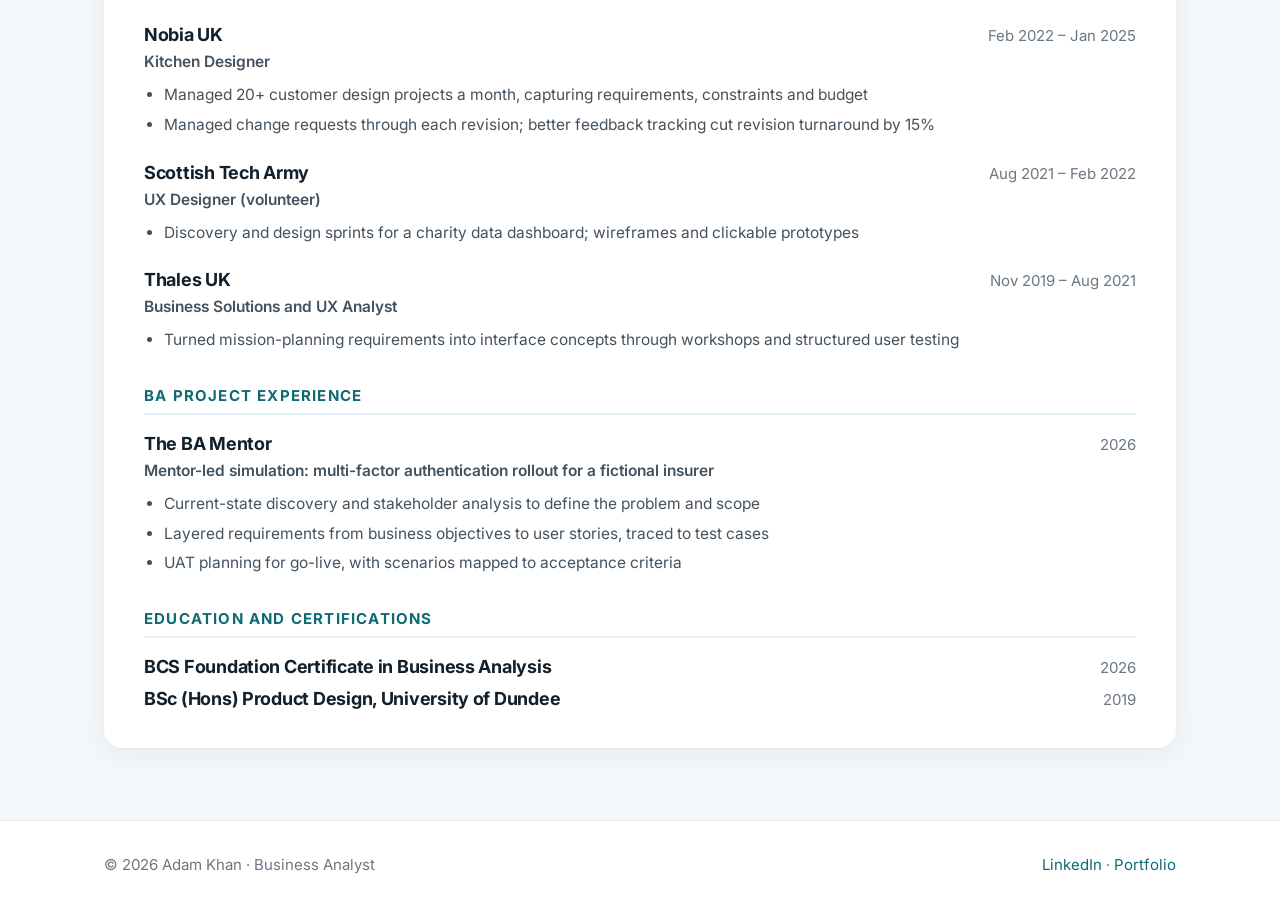
<file: resume.html>
<!doctype html>
<html lang="en-GB">
<head>
<meta charset="utf-8">
<meta name="viewport" content="width=device-width, initial-scale=1">
<title>Resume | Adam Khan</title>
<meta name="description" content="Adam Khan, Business Analyst: experience, skills and certifications.">
<link rel="preconnect" href="https://fonts.googleapis.com">
<link rel="preconnect" href="https://fonts.gstatic.com" crossorigin>
<link href="https://fonts.googleapis.com/css2?family=Inter:wght@400;500;600;700;800&display=swap" rel="stylesheet">
<link rel="stylesheet" href="styles.css?v=4">
</head>
<body>

<header class="site-header">
  <div class="wrap">
    <a class="logo" href="index.html">Adam Khan</a>
    <button class="nav-toggle" aria-expanded="false" aria-controls="nav">Menu</button>
    <nav class="nav" id="nav">
      <a href="index.html">Portfolio</a>
      <a href="caldwell.html">CRM project</a>
      <a href="radio-ramadan.html">Radio Ramadan</a>
      <a href="resume.html" aria-current="page">Resume</a>
    </nav>
  </div>
</header>

<div class="hero short">
  <div class="wrap">
    <span class="pill">Glasgow · open to UK remote or hybrid</span>
    <h1>Adam Khan</h1>
    <p class="lede">Business Analyst: digital transformation and process improvement. BCS-certified, with a background in product design and UX.</p>
    <div class="btns">
      <a class="btn btn-dark" href="assets/Adam_Khan_Business_Analyst_CV.pdf" download>Download CV (PDF)</a>
      <a class="btn btn-light" href="https://www.linkedin.com/in/akhans">LinkedIn</a>
      <a class="btn btn-light" href="mailto:adamkhan7867@gmail.com">Email me</a>
    </div>
  </div>
</div>

<main class="wrap">
  <article class="card lift">

    <div class="cv-section">
      <h3>Profile</h3>
      <p style="color:var(--ink-2)">Business Analyst with project experience in CRM and customer onboarding, workflow analysis and service improvement. Skilled in stakeholder discovery, requirements elicitation and documentation, BPMN and UML process modelling, user stories, wireframing and UAT. I take a user-centred approach: clarify the business need, find the process gaps, and turn findings into clear requirements and practical recommendations.</p>
    </div>

    <div class="cv-section">
      <h3>Core skills</h3>
      <div class="skills">
        <span class="chip">Stakeholder engagement</span><span class="chip">Requirements elicitation and traceability</span><span class="chip">User stories and acceptance criteria</span>
        <span class="chip">MoSCoW</span><span class="chip">Business cases</span><span class="chip">Gap and risk analysis</span><span class="chip">Root cause analysis</span>
        <span class="chip">BPMN</span><span class="chip">Use case modelling</span><span class="chip">Current and future state</span><span class="chip">UAT</span>
        <span class="chip">Change impact</span><span class="chip">Wireframing and prototyping</span>
        <span class="chip muted">Jira</span><span class="chip muted">Confluence</span><span class="chip muted">Trello</span><span class="chip muted">Balsamiq</span><span class="chip muted">Figma</span><span class="chip muted">Draw.io</span>
      </div>
    </div>

    <div class="cv-section">
      <h3>Experience</h3>

      <div class="role">
        <div class="role-head"><h4>Caldwell Foster Advisory</h4><span>Mar 2026 – Jun 2026</span></div>
        <p class="sub">Business Analyst · CRM and customer onboarding transformation · <a href="caldwell.html">Case study</a></p>
        <ul>
          <li>Ran stakeholder analysis and took part in discovery interviews and workshops across sales and operations</li>
          <li>Wrote the business case comparing three CRMs and recommended ActiveCampaign within a £97k budget</li>
          <li>Mapped the current process in BPMN and modelled the future state as a UML use case diagram</li>
          <li>Wrote 9 user stories and built 13 wireframes for stakeholders to review before development</li>
          <li>Maintained a 27-item requirements catalogue and recorded 35 UAT outcomes: 27 passed (77%), 8 failed</li>
          <li>Produced the end-of-project report and handover pack for the in-house delivery team</li>
        </ul>
      </div>

      <div class="role">
        <div class="role-head"><h4>G4S Secure Solutions UK</h4><span>Jan 2026 – present</span></div>
        <p class="sub">Security Process Officer · event process reviews</p>
        <ul>
          <li>Reviewed the as-is event readiness process covering equipment checks, administration and on-site operations</li>
          <li>Used gap and risk analysis to prioritise fixes; readiness checks completed before events rose from 85% to 95% in six months</li>
          <li>Reviewed incident response from observation to escalation; average escalation time fell from 15 to 10 minutes</li>
        </ul>
      </div>

      <div class="role">
        <div class="role-head"><h4>Radio Ramadan UK</h4><span>Jun 2025 – Dec 2025</span></div>
        <p class="sub">Business Analyst (volunteer) · advertising and sponsorship · <a href="radio-ramadan.html">Case study</a></p>
        <ul>
          <li>Gathered requirements from management, sponsors and production; documented pain points and approval bottlenecks</li>
          <li>Mapped current and proposed processes in BPMN and wrote a business case to standardise the Trello workflow</li>
          <li>Defined 19 user stories with acceptance criteria and 14 traceable test scenarios</li>
          <li>Built a Trello workflow prototype with a booking template and approval checklist</li>
        </ul>
      </div>

      <div class="role">
        <div class="role-head"><h4>NewsTeam Group</h4><span>Jan 2025 – Jun 2025</span></div>
        <p class="sub">Process and Logistics Analyst (contract)</p>
        <ul><li>Planned delivery routes and resolved customer issues; 98% on-time delivery and route time cut by 15 minutes (10%)</li></ul>
      </div>

      <div class="role">
        <div class="role-head"><h4>Nobia UK</h4><span>Feb 2022 – Jan 2025</span></div>
        <p class="sub">Kitchen Designer</p>
        <ul>
          <li>Managed 20+ customer design projects a month, capturing requirements, constraints and budget</li>
          <li>Managed change requests through each revision; better feedback tracking cut revision turnaround by 15%</li>
        </ul>
      </div>

      <div class="role">
        <div class="role-head"><h4>Scottish Tech Army</h4><span>Aug 2021 – Feb 2022</span></div>
        <p class="sub">UX Designer (volunteer)</p>
        <ul><li>Discovery and design sprints for a charity data dashboard; wireframes and clickable prototypes</li></ul>
      </div>

      <div class="role">
        <div class="role-head"><h4>Thales UK</h4><span>Nov 2019 – Aug 2021</span></div>
        <p class="sub">Business Solutions and UX Analyst</p>
        <ul><li>Turned mission-planning requirements into interface concepts through workshops and structured user testing</li></ul>
      </div>
    </div>

    <div class="cv-section">
      <h3>BA project experience</h3>
      <div class="role">
        <div class="role-head"><h4>The BA Mentor</h4><span>2026</span></div>
        <p class="sub">Mentor-led simulation: multi-factor authentication rollout for a fictional insurer</p>
        <ul>
          <li>Current-state discovery and stakeholder analysis to define the problem and scope</li>
          <li>Layered requirements from business objectives to user stories, traced to test cases</li>
          <li>UAT planning for go-live, with scenarios mapped to acceptance criteria</li>
        </ul>
      </div>
    </div>

    <div class="cv-section" style="margin-bottom:0">
      <h3>Education and certifications</h3>
      <div class="role" style="margin-bottom:8px"><div class="role-head"><h4>BCS Foundation Certificate in Business Analysis</h4><span>2026</span></div></div>
      <div class="role" style="margin-bottom:0"><div class="role-head"><h4>BSc (Hons) Product Design, University of Dundee</h4><span>2019</span></div></div>
    </div>

  </article>
</main>

<footer class="site-footer" style="margin-top:72px">
  <div class="wrap">
    <span>© 2026 Adam Khan · Business Analyst</span>
    <span><a href="https://www.linkedin.com/in/akhans">LinkedIn</a> · <a href="index.html">Portfolio</a></span>
  </div>
</footer>
<script src="main.js?v=4"></script>
</body>
</html>
</file>
<file: styles.css>
:root {
  --bg: #f5f8fa;
  --surface: #ffffff;
  --ink: #12202b;
  --ink-2: #44525e;
  --ink-3: #6b7884;
  --line: #e3e9ee;
  --brand: #0e6b74;
  --brand-ink: #0a5259;
  --brand-soft: #e3f3f3;
  --accent: #e0703a;
  --pass: #18794e;
  --pass-soft: #e5f5ec;
  --fail: #b4402a;
  --fail-soft: #fbeae5;
  --pending: #8a6100;
  --pending-soft: #fdf3dc;
  --hero-a: #b9ece4;
  --hero-b: #d6e8f7;
  --dark: #12202b;
  --shadow: 0 1px 2px rgba(18, 32, 43, .04), 0 8px 28px rgba(18, 32, 43, .06);
  --radius: 18px;
  color-scheme: light;
}

@media (prefers-color-scheme: dark) {
  :root:not([data-theme="light"]) {
    --bg: #0f171d; --surface: #16222b; --ink: #e9eff3; --ink-2: #b6c2cb; --ink-3: #8b98a3;
    --line: #26343f; --brand: #4fc1c4; --brand-ink: #7fd6d8; --brand-soft: #173a3d;
    --pass: #5fd39a; --pass-soft: #163527; --fail: #f08c75; --fail-soft: #3d201a;
    --pending: #f0c25e; --pending-soft: #3a2f14; --hero-a: #12403f; --hero-b: #152d44;
    --dark: #050a0d; --shadow: 0 1px 2px rgba(0,0,0,.3), 0 8px 28px rgba(0,0,0,.25);
    color-scheme: dark;
  }
}
:root[data-theme="dark"] {
  --bg: #0f171d; --surface: #16222b; --ink: #e9eff3; --ink-2: #b6c2cb; --ink-3: #8b98a3;
  --line: #26343f; --brand: #4fc1c4; --brand-ink: #7fd6d8; --brand-soft: #173a3d;
  --pass: #5fd39a; --pass-soft: #163527; --fail: #f08c75; --fail-soft: #3d201a;
  --pending: #f0c25e; --pending-soft: #3a2f14; --hero-a: #12403f; --hero-b: #152d44;
  --dark: #050a0d; --shadow: 0 1px 2px rgba(0,0,0,.3), 0 8px 28px rgba(0,0,0,.25);
  color-scheme: dark;
}

* { box-sizing: border-box; }
html { scroll-behavior: smooth; }
body {
  margin: 0; background: var(--bg); color: var(--ink);
  font-family: "Inter", system-ui, -apple-system, "Segoe UI", sans-serif;
  font-size: 17px; line-height: 1.6; -webkit-font-smoothing: antialiased;
}
img { max-width: 100%; display: block; }
a { color: var(--brand); text-decoration: none; }
a:hover { text-decoration: underline; }
h1, h2, h3, h4 { line-height: 1.2; margin: 0 0 .5em; letter-spacing: -0.015em; }
p { margin: 0 0 1em; }
.wrap { max-width: 1120px; margin: 0 auto; padding: 0 24px; }

/* Header */
.site-header { background: var(--surface); border-bottom: 1px solid var(--line); position: sticky; top: 0; z-index: 20; }
.site-header .wrap { display: flex; align-items: center; justify-content: space-between; height: 68px; gap: 16px; }
.logo { font-weight: 700; font-size: 19px; color: var(--ink); white-space: nowrap; }
.logo:hover { text-decoration: none; }
.nav { display: flex; gap: 26px; }
.nav a { color: var(--ink-2); font-size: 15.5px; }
.nav a[aria-current="page"] { color: var(--brand); font-weight: 600; }
.nav a:hover { color: var(--brand); text-decoration: none; }
.nav-toggle { display: none; background: none; border: 1px solid var(--line); border-radius: 10px; padding: 7px 11px; color: var(--ink); font: inherit; font-size: 15px; cursor: pointer; }

/* Hero */
.hero { background: linear-gradient(115deg, var(--hero-a), var(--hero-b)); padding: 72px 0 150px; }
.hero.short { padding: 56px 0 110px; }
.pill { display: inline-block; background: var(--surface); color: var(--brand-ink); font-weight: 600; font-size: 14.5px; padding: 6px 16px; border-radius: 999px; margin-bottom: 20px; }
.hero h1 { font-size: clamp(36px, 5.4vw, 60px); font-weight: 800; max-width: 760px; }
.hero .lede { font-size: clamp(18px, 2vw, 21px); color: var(--ink-2); max-width: 720px; margin-bottom: 30px; }
.btns { display: flex; gap: 12px; flex-wrap: wrap; }
.btn { display: inline-flex; align-items: center; gap: 8px; padding: 14px 26px; border-radius: 999px; font-weight: 600; font-size: 16px; }
.btn:hover { text-decoration: none; transform: translateY(-1px); }
.btn-dark { background: var(--dark); color: #fff; }
.btn-light { background: var(--surface); color: var(--ink); }

/* Cards */
.card { background: var(--surface); border-radius: var(--radius); box-shadow: var(--shadow); padding: 36px 40px; }
.lift { margin-top: -96px; position: relative; }
.tag { display: inline-block; background: var(--brand); color: #fff; font-size: 14px; font-weight: 600; padding: 5px 15px; border-radius: 999px; margin-bottom: 14px; }
.tag.soft { background: var(--brand-soft); color: var(--brand-ink); }
.card h2 { font-size: clamp(24px, 3vw, 32px); }
.card .intro { color: var(--ink-2); font-size: 18px; max-width: 900px; }

.stats { display: grid; grid-template-columns: repeat(auto-fit, minmax(180px, 1fr)); gap: 14px; margin: 26px 0 18px; }
.stat { background: var(--brand-soft); border-radius: 14px; padding: 20px 22px; }
.stat b { display: block; font-size: 30px; color: var(--brand-ink); font-weight: 800; line-height: 1.1; margin-bottom: 6px; }
.stat span { color: var(--ink-2); font-size: 15px; }
.also { color: var(--ink-3); font-size: 15px; margin: 0; }

/* Sections */
section { padding: 64px 0 0; }
section:last-of-type { padding-bottom: 72px; }
.eyebrow { color: var(--brand); font-weight: 700; font-size: 13.5px; letter-spacing: .09em; text-transform: uppercase; margin-bottom: 6px; }
.section-title { font-size: clamp(26px, 3.2vw, 36px); margin-bottom: 14px; }
.section-lede { color: var(--ink-2); max-width: 780px; margin-bottom: 28px; }

.grid-3 { display: grid; grid-template-columns: repeat(3, 1fr); gap: 22px; }
.grid-2 { display: grid; grid-template-columns: repeat(2, 1fr); gap: 22px; }

.work-card { background: var(--surface); border-radius: var(--radius); box-shadow: var(--shadow); overflow: hidden; display: flex; flex-direction: column; color: inherit; }
.work-card:hover { text-decoration: none; transform: translateY(-2px); transition: transform .15s; }
.work-card .thumb { background: var(--brand-soft); height: 200px; display: grid; place-items: center; padding: 18px; }
.work-card .thumb svg { width: 100%; height: 100%; max-width: 360px; }
.work-card .body { padding: 26px 28px 28px; display: flex; flex-direction: column; flex: 1; }
.work-card h3 { font-size: 23px; }
.work-card p { color: var(--ink-2); flex: 1; }
.work-card .more { color: var(--brand); font-weight: 600; }
.work-card .chips { display: flex; flex-wrap: wrap; gap: 6px; margin-bottom: 14px; }

.chip { display: inline-block; font-size: 13px; font-weight: 600; padding: 3px 10px; border-radius: 999px; background: var(--brand-soft); color: var(--brand-ink); }
.chip.pass { background: var(--pass-soft); color: var(--pass); }
.chip.fail { background: var(--fail-soft); color: var(--fail); }
.chip.pending { background: var(--pending-soft); color: var(--pending); }
.chip.muted { background: var(--bg); color: var(--ink-3); border: 1px solid var(--line); }

/* Lifecycle */
.lc-tabs { display: grid; grid-template-columns: repeat(6, 1fr); gap: 22px 26px; }
.lc-card { font: inherit; color: var(--ink); text-align: left; background: var(--surface); border: 1.5px solid transparent; border-radius: 16px; padding: 20px 18px; cursor: pointer; position: relative; display: flex; flex-direction: column; gap: 12px; box-shadow: var(--shadow); transition: border-color .15s, transform .15s, background .15s; }
.lc-card:hover { border-color: var(--brand); transform: translateY(-2px); }
.lc-card:focus-visible { outline: 3px solid var(--accent); outline-offset: 2px; }
.lc-badge { display: inline-grid; place-items: center; width: 34px; height: 34px; border-radius: 50%; background: var(--brand); color: #fff; font-weight: 700; font-size: 14px; flex: none; }
.lc-text { display: flex; flex-direction: column; gap: 4px; }
.lc-card .lc-name { font-weight: 700; font-size: 17px; letter-spacing: -0.01em; }
.lc-card .lc-q { color: var(--ink-2); font-size: 14px; line-height: 1.4; }
.lc-card[aria-selected="true"] { background: var(--brand); border-color: var(--brand); }
.lc-card[aria-selected="true"] .lc-badge { background: #fff; color: var(--brand); }
.lc-card[aria-selected="true"] .lc-name, .lc-card[aria-selected="true"] .lc-q { color: #fff; }
.lc-card:nth-child(-n+5)::after { content: "→"; position: absolute; right: -21px; top: 50%; transform: translateY(-50%); color: var(--brand); font-weight: 800; font-size: 18px; pointer-events: none; }
.lc-trace { grid-column: 1 / -1; flex-direction: row; align-items: center; justify-content: center; gap: 12px; border-radius: 999px; padding: 10px 20px; background: var(--brand-soft); box-shadow: none; }
.lc-trace .lc-text { flex-direction: row; align-items: baseline; gap: 10px; }
.lc-trace .lc-badge { width: 28px; height: 28px; }
.ic { width: 22px; height: 22px; }
.ic-sm { width: 15px; height: 15px; }

.lc-panel { grid-column: 1 / -1; background: var(--surface); border-radius: var(--radius); box-shadow: var(--shadow); padding: 30px 32px; border-top: 4px solid var(--brand); }
.lc-head { display: flex; align-items: center; gap: 14px; margin-bottom: 22px; }
.lc-head .lc-badge { width: 44px; height: 44px; font-size: 17px; }
.lc-head h3 { margin: 0; font-size: 24px; }
.lc-head .lc-short { margin: 2px 0 0; color: var(--ink-2); font-size: 16px; }
.lc-label { font-size: 12.5px; text-transform: uppercase; letter-spacing: .08em; color: var(--ink-3); font-weight: 700; margin: 0 0 12px; }

.lc-steps { list-style: none; margin: 0 0 26px; padding: 0; display: grid; grid-auto-flow: column; grid-auto-columns: 1fr; gap: 14px; }
.lc-steps li { position: relative; background: var(--bg); border: 1px solid var(--line); border-radius: 14px; padding: 16px 14px 14px; display: flex; flex-direction: column; align-items: flex-start; gap: 8px; }
.lc-steps li:not(:last-child)::after { content: ""; position: absolute; right: -12px; top: 50%; width: 10px; height: 10px; border-top: 2px solid var(--brand); border-right: 2px solid var(--brand); transform: translateY(-50%) rotate(45deg); z-index: 1; }
.lc-step-ic { display: grid; place-items: center; width: 40px; height: 40px; border-radius: 12px; background: var(--brand-soft); color: var(--brand-ink); }
.lc-step-n { font-size: 12px; font-weight: 700; color: var(--brand); letter-spacing: .06em; }
.lc-step-n::before { content: "STEP "; }
.lc-step-t { font-weight: 600; font-size: 15px; line-height: 1.3; }

.lc-mid { display: grid; grid-template-columns: 1.6fr 1fr; gap: 16px; margin-bottom: 26px; }
.lc-why { background: var(--brand-soft); border-radius: 14px; padding: 18px 20px; border-left: 4px solid var(--brand); }
.lc-why .lc-label { color: var(--brand-ink); margin-bottom: 6px; display: block; }
.lc-why p { margin: 0; font-size: 17px; font-weight: 500; color: var(--ink); line-height: 1.45; }
.lc-stat { border: 1px solid var(--line); border-radius: 14px; padding: 16px 20px; display: flex; flex-direction: column; justify-content: center; gap: 6px; }
.lc-stat b { font-size: 32px; line-height: 1; color: var(--brand-ink); font-weight: 800; letter-spacing: -0.02em; }
.lc-stat > span:last-child { color: var(--ink-2); font-size: 14px; line-height: 1.4; }
.lc-bar { display: block; height: 8px; border-radius: 999px; background: var(--fail); overflow: hidden; }
.lc-bar span { display: block; height: 100%; background: var(--pass); }

.lc-proof { display: grid; grid-template-columns: repeat(auto-fill, minmax(220px, 1fr)); gap: 14px; margin-bottom: 22px; }
.lc-proof-item { display: flex; flex-direction: column; border: 1px solid var(--line); border-radius: 14px; overflow: hidden; color: inherit; background: var(--surface); transition: border-color .15s, transform .15s; }
.lc-proof-item:hover { border-color: var(--brand); transform: translateY(-2px); text-decoration: none; }
.lc-thumb { display: block; height: 120px; background: #fff; border-bottom: 1px solid var(--line); overflow: hidden; }
.lc-thumb img { width: 100%; height: 100%; object-fit: cover; object-position: left top; }
.lc-thumb-ic { display: grid; place-items: center; background: var(--brand-soft); color: var(--brand-ink); }
.lc-thumb-ic .ic { width: 40px; height: 40px; }
.lc-proof-t { padding: 12px 14px; display: flex; flex-direction: column; gap: 2px; }
.lc-proof-t b { font-size: 15px; }
.lc-proof-t span { font-size: 13.5px; color: var(--ink-3); }

.lc-foot { margin-bottom: 14px; }
.lc-more { border-top: 1px solid var(--line); padding-top: 14px; }
.lc-more summary { cursor: pointer; font-weight: 600; color: var(--brand); font-size: 15px; list-style: none; }
.lc-more summary::-webkit-details-marker { display: none; }
.lc-more summary::before { content: "+ "; font-weight: 700; }
.lc-more[open] summary::before { content: "– "; }
.lc-more-body { padding-top: 14px; max-width: 860px; }
.lc-why-long { color: var(--ink-2); }
.lc-ex { color: var(--ink-2); font-size: 15px; margin: 10px 0 0; }
.phase-tag { display: inline-block; background: var(--brand-soft); color: var(--brand-ink); border-radius: 999px; padding: 2px 10px; margin-right: 8px; letter-spacing: .06em; }
.phase-tag:hover { text-decoration: none; background: var(--brand); color: #fff; }

/* Project pages */
.subnav { position: sticky; top: 68px; z-index: 10; background: color-mix(in srgb, var(--bg) 92%, transparent); backdrop-filter: blur(8px); border-bottom: 1px solid var(--line); }
.subnav .wrap { display: flex; gap: 6px; overflow-x: auto; padding-top: 10px; padding-bottom: 10px; scrollbar-width: none; }
.subnav a { flex: none; font-size: 14.5px; color: var(--ink-2); padding: 6px 12px; border-radius: 999px; }
.subnav a:hover, .subnav a.active { background: var(--brand-soft); color: var(--brand-ink); text-decoration: none; }

.meta { display: grid; grid-template-columns: repeat(auto-fit, minmax(190px, 1fr)); gap: 18px; margin-top: 24px; padding-top: 22px; border-top: 1px solid var(--line); }
.meta dt { font-size: 13px; color: var(--ink-3); text-transform: uppercase; letter-spacing: .07em; font-weight: 600; }
.meta dd { margin: 2px 0 0; font-weight: 600; font-size: 15.5px; }

.panel { background: var(--surface); border-radius: var(--radius); box-shadow: var(--shadow); padding: 30px 32px; }
.panel + .panel { margin-top: 22px; }
.panel h3 { font-size: 21px; }
.panel .note { color: var(--ink-3); font-size: 14.5px; margin: 14px 0 0; }

.figure { background: var(--surface); border-radius: var(--radius); box-shadow: var(--shadow); overflow: hidden; }
.figure .img-wrap { background: #fff; padding: 18px; cursor: zoom-in; border-bottom: 1px solid var(--line); }
.figure .img-wrap img { margin: 0 auto; max-height: 560px; object-fit: contain; }
.figure figcaption { padding: 18px 24px; color: var(--ink-2); font-size: 15px; }
.figure figcaption b { color: var(--ink); display: block; font-size: 16px; margin-bottom: 2px; }
figure { margin: 0; }

ul.ticks { list-style: none; padding: 0; margin: 0; }
ul.ticks li { padding-left: 28px; position: relative; margin-bottom: 10px; color: var(--ink-2); }
ul.ticks li::before { content: ""; position: absolute; left: 4px; top: 9px; width: 12px; height: 7px; border-left: 2.5px solid var(--brand); border-bottom: 2.5px solid var(--brand); transform: rotate(-45deg); }
ul.pains li::before { border: none; width: 9px; height: 9px; border-radius: 50%; background: var(--accent); transform: none; top: 9px; }

.callout { background: var(--brand-soft); border-radius: 14px; padding: 20px 24px; color: var(--ink); }
.callout b { color: var(--brand-ink); }

/* Tables */
.table-scroll { overflow-x: auto; border-radius: 14px; border: 1px solid var(--line); background: var(--surface); }
table { border-collapse: collapse; width: 100%; font-size: 14.5px; }
th, td { text-align: left; padding: 12px 14px; border-bottom: 1px solid var(--line); vertical-align: top; }
th { background: var(--bg); font-size: 12.5px; text-transform: uppercase; letter-spacing: .06em; color: var(--ink-3); font-weight: 700; position: sticky; top: 0; }
tr:last-child td { border-bottom: none; }
td.id { font-weight: 700; color: var(--brand-ink); white-space: nowrap; }
td .ac { color: var(--ink-2); margin: 0; padding-left: 16px; }
td .ac li { margin-bottom: 3px; }
tr.epic td { background: var(--brand-soft); color: var(--brand-ink); font-weight: 700; font-size: 13px; text-transform: uppercase; letter-spacing: .06em; }
.recommended { outline: 2px solid var(--brand); outline-offset: -2px; }

.filters { display: flex; flex-wrap: wrap; gap: 8px; margin-bottom: 14px; }
.filters button { font: inherit; font-size: 14px; border: 1px solid var(--line); background: var(--surface); color: var(--ink-2); padding: 6px 14px; border-radius: 999px; cursor: pointer; }
.filters button[aria-pressed="true"] { background: var(--brand); border-color: var(--brand); color: #fff; }

/* Options */
.options { display: grid; grid-template-columns: repeat(3, 1fr); gap: 16px; }
.option { border: 1px solid var(--line); border-radius: 14px; padding: 22px; background: var(--surface); }
.option.pick { border: 2px solid var(--brand); background: var(--brand-soft); }
.option h4 { font-size: 17px; }
.option p { color: var(--ink-2); font-size: 15px; margin-bottom: 8px; }
.option .price { font-size: 14px; color: var(--ink-3); margin: 0; }

/* Matrix */
.matrix { display: grid; grid-template-columns: 34px 1fr 1fr; grid-template-rows: 1fr 1fr 30px; gap: 10px; }
.matrix .q { border-radius: 12px; padding: 16px 18px; font-size: 14.5px; }
.matrix .q h5 { margin: 0 0 8px; font-size: 13px; text-transform: uppercase; letter-spacing: .07em; }
.matrix .q ul { margin: 0; padding-left: 18px; color: var(--ink-2); }
.matrix .q1 { background: var(--bg); border: 1px solid var(--line); }
.matrix .q2 { background: var(--brand-soft); }
.matrix .q2 h5 { color: var(--brand-ink); }
.matrix .ylab { writing-mode: vertical-rl; transform: rotate(180deg); text-align: center; font-size: 12.5px; color: var(--ink-3); font-weight: 600; grid-row: 1 / 3; align-self: center; }
.matrix .xlab { grid-column: 2 / 4; text-align: center; font-size: 12.5px; color: var(--ink-3); font-weight: 600; align-self: center; }

/* UAT bar */
.uat-bar { display: flex; height: 16px; border-radius: 999px; overflow: hidden; background: var(--line); margin: 16px 0 10px; }
.uat-bar span { display: block; height: 100%; }
.uat-legend { display: flex; gap: 18px; flex-wrap: wrap; font-size: 14.5px; color: var(--ink-2); }
.uat-legend i { display: inline-block; width: 11px; height: 11px; border-radius: 3px; margin-right: 6px; vertical-align: -1px; }

/* Board */
.board { display: grid; grid-template-columns: repeat(7, minmax(150px, 1fr)); gap: 10px; overflow-x: auto; padding-bottom: 6px; }
.board .col { background: var(--bg); border-radius: 12px; padding: 12px; border: 1px solid var(--line); min-width: 150px; }
.board .col h5 { margin: 0 0 10px; font-size: 13.5px; }
.board .col div { background: var(--surface); border-radius: 8px; padding: 9px 10px; font-size: 13px; color: var(--ink-2); box-shadow: 0 1px 2px rgba(0,0,0,.06); margin-bottom: 6px; }

/* Gallery */
.gallery { display: grid; grid-template-columns: repeat(auto-fill, minmax(230px, 1fr)); gap: 16px; }
.gallery button { all: unset; cursor: zoom-in; background: var(--surface); border-radius: 12px; overflow: hidden; box-shadow: var(--shadow); display: block; }
.gallery button:focus-visible { outline: 3px solid var(--brand); }
.gallery img { aspect-ratio: 4 / 3; object-fit: cover; object-position: top; width: 100%; background: #fff; border-bottom: 1px solid var(--line); }
.gallery span { display: block; padding: 10px 14px; font-size: 14px; font-weight: 600; }

/* Lightbox */
.lightbox { position: fixed; inset: 0; background: rgba(8, 14, 18, .88); display: none; z-index: 100; padding: 24px; }
.lightbox.open { display: flex; flex-direction: column; }
.lightbox .lb-img { flex: 1; overflow: auto; display: flex; align-items: flex-start; justify-content: center; }
.lightbox img { max-width: none; width: auto; max-height: none; background: #fff; border-radius: 8px; }
.lightbox img.fit { max-width: 100%; max-height: 100%; margin: auto; }
.lightbox .lb-bar { display: flex; justify-content: space-between; align-items: center; color: #fff; padding-bottom: 12px; gap: 12px; font-size: 15px; }
.lightbox button { font: inherit; background: rgba(255,255,255,.14); color: #fff; border: 0; border-radius: 999px; padding: 8px 16px; cursor: pointer; }

/* Lessons */
.lessons { display: grid; grid-template-columns: repeat(3, 1fr); gap: 16px; }
.lessons div { border-radius: 14px; padding: 22px; background: var(--surface); box-shadow: var(--shadow); }
.lessons h4 { font-size: 16px; margin-bottom: 10px; }
.lessons ul { padding-left: 18px; margin: 0; color: var(--ink-2); font-size: 15px; }
.lessons li { margin-bottom: 6px; }

/* Resume */
.cv-section { margin-bottom: 34px; }
.cv-section h3 { font-size: 15px; text-transform: uppercase; letter-spacing: .08em; color: var(--brand); border-bottom: 2px solid var(--brand-soft); padding-bottom: 8px; margin-bottom: 18px; }
.role { margin-bottom: 24px; }
.role-head { display: flex; justify-content: space-between; gap: 12px; flex-wrap: wrap; }
.role-head h4 { font-size: 18px; margin: 0; }
.role-head span { color: var(--ink-3); font-size: 15px; white-space: nowrap; }
.role .sub { color: var(--ink-2); font-weight: 600; font-size: 15.5px; margin: 2px 0 8px; }
.role ul { margin: 0; padding-left: 20px; color: var(--ink-2); font-size: 15.5px; }
.role li { margin-bottom: 5px; }
.skills { display: flex; flex-wrap: wrap; gap: 8px; }

/* Case study: lifecycle strip, tiles, collapsible tables */
.phase-strip { display: grid; grid-template-columns: repeat(6, 1fr); gap: 12px; margin: 22px 0 26px; }
.ps-item { display: flex; flex-direction: column; gap: 6px; align-items: flex-start; background: var(--surface); border-radius: 14px; padding: 14px 14px 16px; box-shadow: var(--shadow); color: inherit; border: 1.5px solid transparent; transition: border-color .15s, transform .15s; }
.ps-item:hover { border-color: var(--brand); transform: translateY(-2px); text-decoration: none; }
.ps-item .lc-badge { width: 30px; height: 30px; font-size: 13px; }
.ps-name { font-weight: 700; font-size: 15.5px; }
.ps-what { font-size: 13.5px; color: var(--ink-2); line-height: 1.4; flex: 1; }
.tiles { display: grid; grid-template-columns: repeat(auto-fill, minmax(190px, 1fr)); gap: 14px; margin-bottom: 18px; }
.tile { background: var(--surface); border-radius: 14px; padding: 18px; box-shadow: var(--shadow); display: flex; flex-direction: column; gap: 6px; }
.tile-ic { display: grid; place-items: center; width: 40px; height: 40px; border-radius: 12px; background: var(--fail-soft); color: var(--fail); margin-bottom: 4px; }
.tile b { font-size: 15.5px; }
.tile span:last-child { font-size: 14px; color: var(--ink-2); line-height: 1.45; }
.flow-steps { margin-bottom: 26px; }
.flow-steps li { background: var(--surface); box-shadow: var(--shadow); border-color: transparent; }
.flow-steps .lc-step-n::before { content: ""; }
.note-line { color: var(--ink-3); font-size: 14.5px; margin: 6px 0 0; }
.show-all { font: inherit; font-size: 14.5px; font-weight: 600; color: var(--brand); background: var(--brand-soft); border: 0; border-radius: 999px; padding: 8px 16px; margin-top: 12px; cursor: pointer; }
.show-all:hover { background: var(--brand); color: #fff; }
table[data-collapsed="true"] tbody tr.over { display: none; }

/* Footer */
.site-footer { border-top: 1px solid var(--line); padding: 32px 0; color: var(--ink-3); font-size: 15px; background: var(--surface); }
.site-footer .wrap { display: flex; justify-content: space-between; flex-wrap: wrap; gap: 12px; }

/* Responsive */
@media (max-width: 960px) {
  .grid-3, .options, .lessons { grid-template-columns: 1fr; }
  .lc-tabs { grid-template-columns: repeat(3, 1fr); }
  .lc-card:nth-child(-n+5)::after { content: none; }
  .lc-steps { grid-auto-flow: row; grid-template-columns: repeat(2, 1fr); }
  .lc-steps li::after { display: none; }
  .lc-mid { grid-template-columns: 1fr; }
  .phase-strip { grid-template-columns: repeat(3, 1fr); }
  .grid-2 { grid-template-columns: 1fr; }
}
@media (max-width: 720px) {
  body { font-size: 16px; }
  .wrap { padding: 0 16px; }
  .nav-toggle { display: inline-block; }
  .nav { display: none; position: absolute; top: 68px; left: 0; right: 0; background: var(--surface); flex-direction: column; gap: 0; border-bottom: 1px solid var(--line); padding: 8px 16px 14px; }
  .nav.open { display: flex; }
  .nav a { padding: 10px 0; }
  .hero { padding: 48px 0 120px; }
  .card, .panel { padding: 24px 20px; }
  .lc-tabs { grid-template-columns: 1fr; gap: 10px; }
  .lc-card { flex-direction: row; align-items: center; padding: 14px 16px; }
  .lc-trace { border-radius: 16px; justify-content: flex-start; }
  .lc-trace .lc-text { flex-direction: column; gap: 2px; }
  .lc-panel { padding: 22px 18px; }
  .lc-steps { grid-template-columns: 1fr; gap: 10px; }
  .lc-steps li { flex-direction: row; align-items: center; gap: 12px; padding: 12px 14px; }
  .lc-steps li:not(:last-child)::after { display: block; right: auto; left: 33px; top: auto; bottom: -11px; transform: rotate(135deg); }
  .lc-step-n { display: none; }
  .lc-proof { grid-template-columns: 1fr; }
  .phase-strip { grid-template-columns: repeat(2, 1fr); }
  .tiles { grid-template-columns: 1fr; }
  .matrix { grid-template-columns: 24px 1fr; grid-template-rows: auto auto auto; }
  .matrix .q { grid-column: 2; }
  .matrix .ylab { grid-row: 1 / 3; }
  .matrix .xlab { grid-column: 2; }
  .subnav { top: 68px; }
}

/* Print / PDF */
@media print {
  .site-header, .subnav, .nav-toggle, .btns, .filters, .lightbox, .site-footer, .show-all { display: none !important; }
  table[data-collapsed="true"] tbody tr.over { display: table-row !important; }
  body { background: #fff; font-size: 12pt; }
  .hero { background: none; padding: 0 0 12pt; }
  .lift { margin-top: 0; }
  .card, .panel, .figure, .work-card, .lc-panel, .lessons div { box-shadow: none; border: 1px solid #ddd; break-inside: avoid; }
  section { padding-top: 18pt; }
  a { color: inherit; }
  .figure .img-wrap img { max-height: 420px; }
}
</file>
